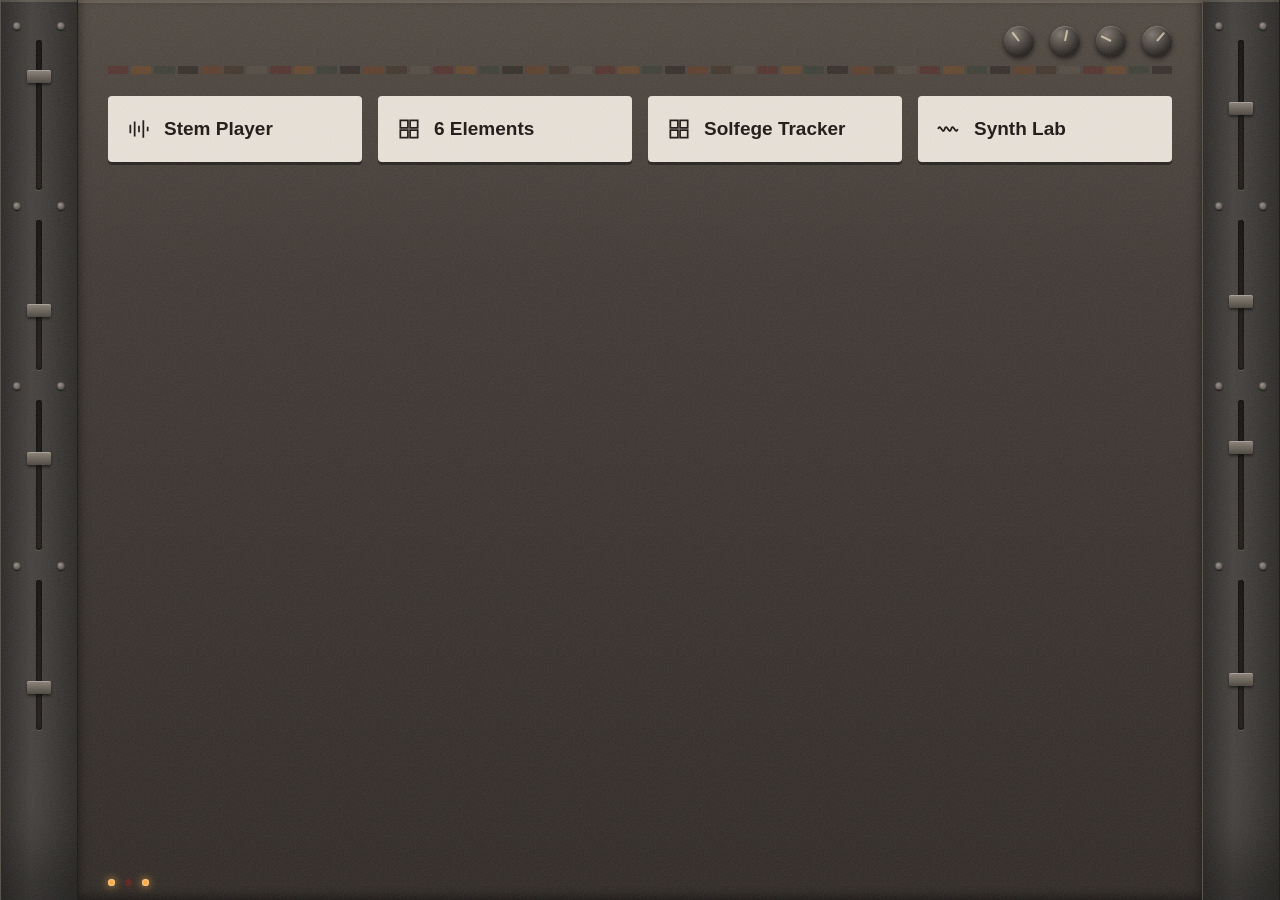
<file: index.html>
<!DOCTYPE html>
<html lang="en">
<head>
<meta charset="utf-8">
<meta name="viewport" content="width=device-width, initial-scale=1">
<title>Stem Machine</title>
<style>
/* tokens */
:root{
  --wood:#2a1d15;
  --wood-2:#3a2a1e;
  --panel:#4a4643;
  --panel-2:#35322f;
  --metal:#6b6560;
  --edge-hi:rgba(255,235,205,.16);
  --edge-lo:rgba(0,0,0,.55);
  --tile:#e8e2d8;
  --tile-ink:#1c1613;
  --tile-hover:#fff;
  --led:#ffab3d;
  --oxblood:#5a2320;
}

*{box-sizing:border-box}
html,body{height:100%}
body{
  margin:0;
  background:var(--wood);
  font-family:-apple-system,BlinkMacSystemFont,"Segoe UI",Helvetica,Arial,sans-serif;
  color:var(--tile);
  overflow:hidden;
}

/* grain overlay */
body::after{
  content:"";
  position:fixed; inset:0;
  pointer-events:none;
  opacity:.12;
  background-image:url("data:image/svg+xml;utf8,<svg xmlns='http://www.w3.org/2000/svg' width='120' height='120'><filter id='n'><feTurbulence type='fractalNoise' baseFrequency='.85' numOctaves='3'/></filter><rect width='120' height='120' filter='url(%23n)'/></svg>");
  z-index:9;
}

/* ---------- hub ---------- */
#hub{
  position:fixed; inset:0;
  display:grid;
  grid-template-columns:78px 1fr 78px;
  background:
    radial-gradient(120% 80% at 20% 0%, rgba(255,220,180,.10), transparent 60%),
    linear-gradient(160deg,var(--wood-2),var(--wood) 60%, #1d140f);
}

/* fader strips */
.strip{
  position:relative;
  background:linear-gradient(90deg,var(--panel-2),var(--panel) 40%,var(--panel-2));
  border-left:1px solid var(--edge-hi);
  border-right:1px solid var(--edge-lo);
  box-shadow:inset 0 2px 0 var(--edge-hi), inset 0 -40px 60px rgba(0,0,0,.4);
}
.fader{
  position:absolute; left:50%; transform:translateX(-50%);
  width:6px; height:150px;
  background:linear-gradient(180deg,#151210,#241d19);
  border-radius:3px;
  box-shadow:inset 0 0 3px #000, 0 1px 0 var(--edge-hi);
}
.cap{
  position:absolute; left:-9px;
  width:24px; height:13px;
  background:linear-gradient(180deg,#8c8378,#4b453e);
  border-radius:2px;
  box-shadow:0 2px 3px rgba(0,0,0,.6), inset 0 1px 0 rgba(255,255,255,.25);
}
.screw{
  position:absolute; width:8px; height:8px; border-radius:50%;
  background:radial-gradient(circle at 35% 30%,#9a9189,#3b3733);
  box-shadow:0 1px 1px rgba(0,0,0,.7), inset 0 0 0 1px rgba(0,0,0,.3);
}

/* console face */
.face{
  position:relative;
  padding:26px 30px 30px;
  overflow-y:auto;
  background:
    linear-gradient(180deg, rgba(255,230,200,.06), transparent 30%),
    linear-gradient(180deg,#463f39,#2f2925);
  box-shadow:inset 0 3px 0 var(--edge-hi), inset 0 -3px 12px rgba(0,0,0,.6);
}

/* knob row */
.knobs{display:flex; gap:16px; justify-content:flex-end; margin-bottom:10px}
.knob{
  width:30px; height:30px; border-radius:50%;
  background:
    radial-gradient(circle at 34% 28%, #7e766d, #26221f 72%),
    var(--metal);
  box-shadow:0 3px 5px rgba(0,0,0,.65), inset 0 1px 0 rgba(255,255,255,.22);
  position:relative;
}
.knob::after{
  content:""; position:absolute;
  left:50%; top:4px; width:2px; height:11px;
  background:rgba(255,235,205,.65);
  transform-origin:50% 11px;
}
.knob:nth-child(1)::after{transform:translateX(-50%) rotate(-38deg)}
.knob:nth-child(2)::after{transform:translateX(-50%) rotate(12deg)}
.knob:nth-child(3)::after{transform:translateX(-50%) rotate(-64deg)}
.knob:nth-child(4)::after{transform:translateX(-50%) rotate(41deg)}

/* record spines */
.spines{display:flex; gap:3px; height:8px; margin:0 0 22px}
.spines i{flex:1; border-radius:1px; opacity:.5}

/* link tiles */
.grid{
  display:grid;
  grid-template-columns:repeat(auto-fill,minmax(230px,1fr));
  gap:16px;
}
a.tile{
  display:flex; align-items:center; gap:12px;
  padding:20px 18px;
  background:var(--tile);
  color:var(--tile-ink);
  text-decoration:none;
  border:none; border-radius:4px;
  font-size:19px; font-weight:600; line-height:1.25;
  box-shadow:0 3px 0 rgba(0,0,0,.45);
  cursor:pointer;
  transition:transform .08s, background .12s;
}
a.tile:hover,a.tile:focus{background:var(--tile-hover); transform:translateY(-2px)}
a.tile:active{transform:translateY(1px); box-shadow:0 1px 0 rgba(0,0,0,.45)}
a.tile svg{flex:none; stroke:var(--tile-ink); stroke-width:1.6; fill:none}

/* leds */
.leds{position:absolute; left:30px; bottom:14px; display:flex; gap:10px}
.leds span{
  width:7px; height:7px; border-radius:50%;
  background:var(--led);
  box-shadow:0 0 8px var(--led), 0 0 2px #fff inset;
}
.leds span:nth-child(2){background:var(--oxblood); box-shadow:0 0 7px var(--oxblood)}

/* ---------- viewer ---------- */
#viewer{position:fixed; inset:0; display:none; background:#000; z-index:20}
#viewer iframe{width:100%; height:100%; border:0; display:block}
#home{
  position:fixed; top:14px; right:14px; z-index:30;
  width:52px; height:52px; border-radius:6px;
  border:2px solid #1c1613;
  background:var(--tile);
  display:none; place-items:center;
  cursor:pointer;
  box-shadow:0 3px 0 rgba(0,0,0,.6);
}
#home:active{transform:translateY(2px); box-shadow:0 1px 0 rgba(0,0,0,.6)}
#home svg{stroke:#1c1613; stroke-width:2; fill:none}

@media (max-width:720px){
  #hub{grid-template-columns:34px 1fr 34px}
  .cap,.knobs{display:none}
}
</style>
</head>
<body>

<!-- hub -->
<div id="hub">
  <div class="strip" id="stripL"></div>

  <div class="face">
    <div class="knobs"><i class="knob"></i><i class="knob"></i><i class="knob"></i><i class="knob"></i></div>
    <div class="spines" id="spines"></div>

    <div class="grid" id="grid"></div>

    <div class="leds"><span></span><span></span><span></span></div>
  </div>

  <div class="strip" id="stripR"></div>
</div>

<!-- viewer -->
<div id="viewer"><iframe id="frame" title="page"></iframe></div>
<button id="home" aria-label="Home">
  <svg width="26" height="26" viewBox="0 0 24 24"><path d="M3 11l9-7 9 7"/><path d="M6 10v9h12v-9"/></svg>
</button>

<script>
/* ================================================================
   ██  MANIFEST — EDIT THIS. NOTHING ELSE.  ██
   ================================================================

   One line per page. Files live in the pages/ folder.

     file  — filename inside pages/
     label — what the tile says
     icon  — pick one from ICONS below, or leave it out

   Add a page   : drop the .html in pages/, add a line here.
   Remove a page: delete its line here. The file can stay.
   Reorder      : move the lines. Tiles follow this order.

   ================================================================ */

const PAGES = [
  { file: "stem-player.html", label: "Stem Player", icon: "faders" },
  { file: "6-elements/6elements.html",   label: "6 Elements",  icon: "grid" },
  {file: "solfege-tracker/index.html", label: "Solfege Tracker", icon: "grid"},
  { file: "synth-lab/index.html", label: "Synth Lab", icon: "wave" },
];


/* ---- ICONS — add your own; 24x24 viewBox path data ---- */
const ICONS = {
  faders:  "M4 8v8M8 5v14M12 9v6M16 4v16M20 10v4",
  wave:    "M2 12c2-6 4 6 6 0s4 6 6 0 4 6 6 0",
  note:    "M9 18V5l11-2v13M9 18a3 3 0 11-6 0 3 3 0 016 0zm11-2a3 3 0 11-6 0 3 3 0 016 0z",
  disc:    "M12 3a9 9 0 100 18 9 9 0 000-18zm0 7a2 2 0 100 4 2 2 0 000-4z",
  grid:    "M4 4h7v7H4zM13 4h7v7h-7zM4 13h7v7H4zM13 13h7v7h-7z",
  book:    "M4 5a2 2 0 012-2h13v18H6a2 2 0 01-2-2zM19 17H6",
  play:    "M6 4l14 8-14 8z",
  default: "M5 4h14v16H5zM8 8h8M8 12h8M8 16h5",
};

/* ================================================================
   below here is machinery — you shouldn't need to touch it
   ================================================================ */

// build the tiles
document.getElementById("grid").innerHTML = PAGES.map(function (p) {
  var d = ICONS[p.icon] || ICONS.default;
  return '<a class="tile" href="pages/' + p.file + '">' +
         '<svg width="26" height="26" viewBox="0 0 24 24"><path d="' + d + '"/></svg>' +
         p.label + '</a>';
}).join("");

// decor: faders
var heights=[.22,.61,.38,.74,.45,.55,.30,.68];
['stripL','stripR'].forEach(function(id,s){
  var el=document.getElementById(id),h='';
  for(var i=0;i<4;i++){
    var top=40+i*180, pos=heights[s*4+i];
    h+='<div class="fader" style="top:'+top+'px"><div class="cap" style="top:'+(pos*137)+'px"></div></div>';
    h+='<div class="screw" style="top:'+(top-18)+'px;left:12px"></div>';
    h+='<div class="screw" style="top:'+(top-18)+'px;right:12px"></div>';
  }
  el.innerHTML=h;
});

// decor: record spines
var tones=['#5a2320','#7a4a22','#2f3c2e','#1f1a17','#6b3a1e','#3a2a1e','#5c5248'],sp='';
for(var i=0;i<46;i++) sp+='<i style="background:'+tones[i%tones.length]+'"></i>';
document.getElementById('spines').innerHTML=sp;

// nav: open in frame
var hub=document.getElementById('hub'),
    viewer=document.getElementById('viewer'),
    frame=document.getElementById('frame'),
    home=document.getElementById('home');

document.querySelectorAll('a.tile').forEach(function(a){
  a.addEventListener('click',function(e){
    e.preventDefault();
    open_page(a.getAttribute('href'));
  });
});

function open_page(src){
  frame.src=src;
  viewer.style.display='block';
  home.style.display='grid';
  history.pushState({open:1},'','#'+src);
}
function go_home(){
  viewer.style.display='none';
  home.style.display='none';
  frame.src='about:blank';
}
home.addEventListener('click',function(){history.back()});
window.addEventListener('popstate',go_home);

// deep link on load
if(location.hash.length>1) open_page(decodeURIComponent(location.hash.slice(1)));
</script>
</body>
</html>
</file>
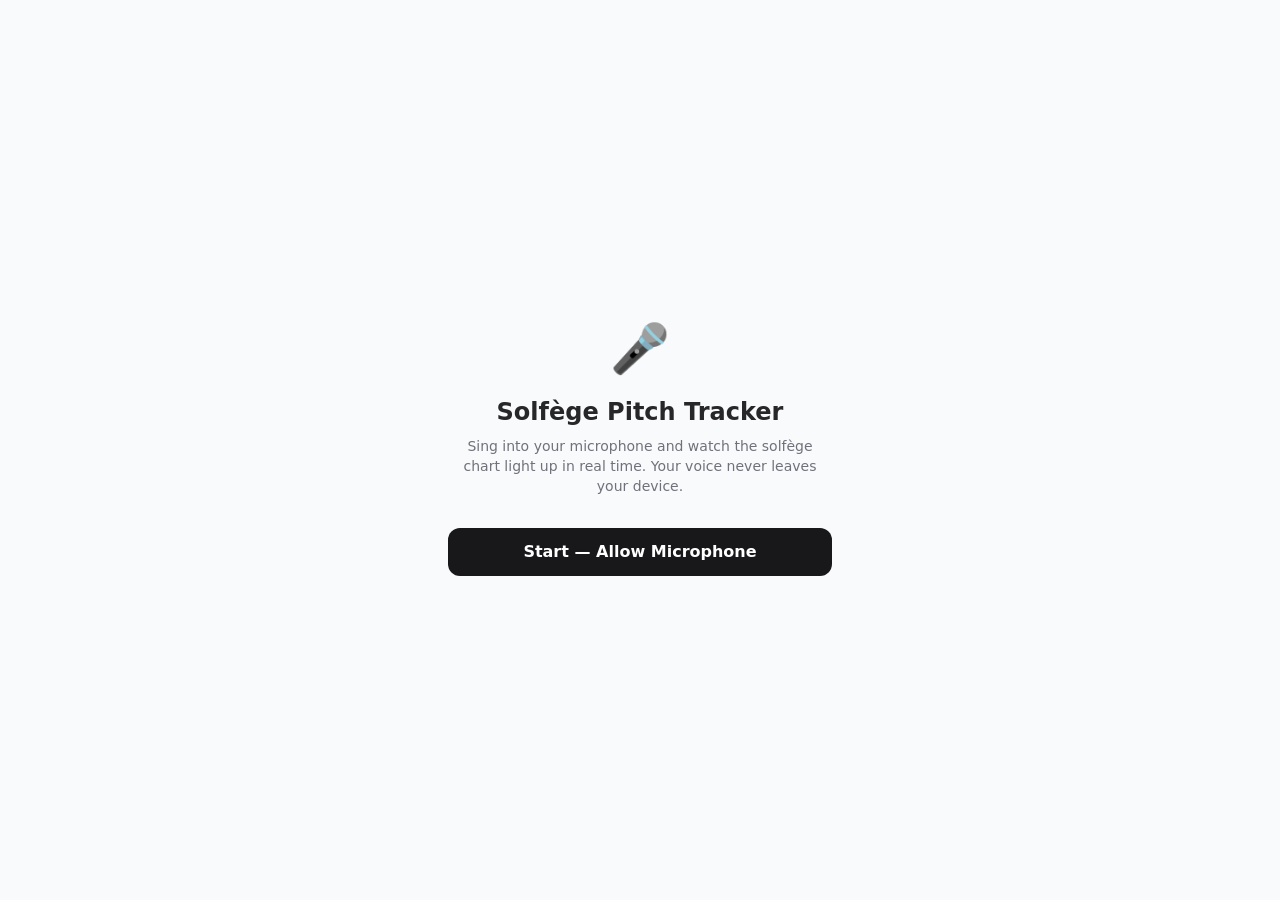
<file: pages/solfege-tracker/index.html>
<!doctype html>
<html lang="en">
  <head>
    <meta charset="UTF-8" />
    <link rel="icon" type="image/svg+xml" href="./favicon.svg" />
    <meta name="viewport" content="width=device-width, initial-scale=1.0" />
    <title>solfege-tracker</title>
    <script type="module" crossorigin src="./assets/index-XxQGMPwx.js"></script>
    <link rel="stylesheet" crossorigin href="./assets/index-Dof6LeHH.css">
  </head>
  <body>
    <div id="root"></div>
  </body>
</html>
</file>
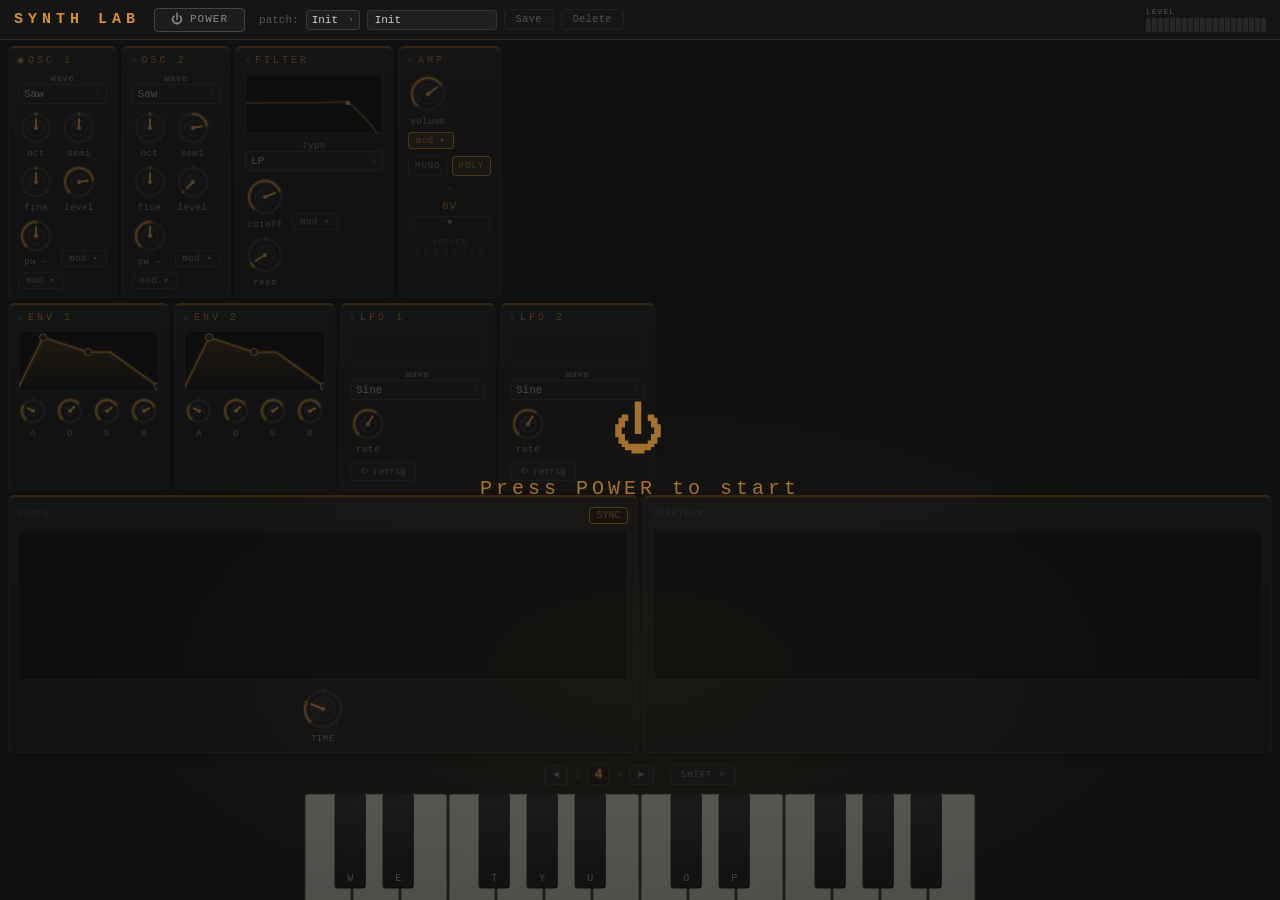
<file: pages/synth-lab/index.html>
<!doctype html>
<html lang="en">
  <head>
    <meta charset="UTF-8" />
    <meta name="viewport" content="width=device-width, initial-scale=1.0" />
    <title>Synth Lab</title>
    <script type="module" crossorigin src="./assets/index-DC84b_bJ.js"></script>
    <link rel="stylesheet" crossorigin href="./assets/index-DGjxP7nl.css">
  </head>
  <body>
    <div id="root"></div>
  </body>
</html>
</file>
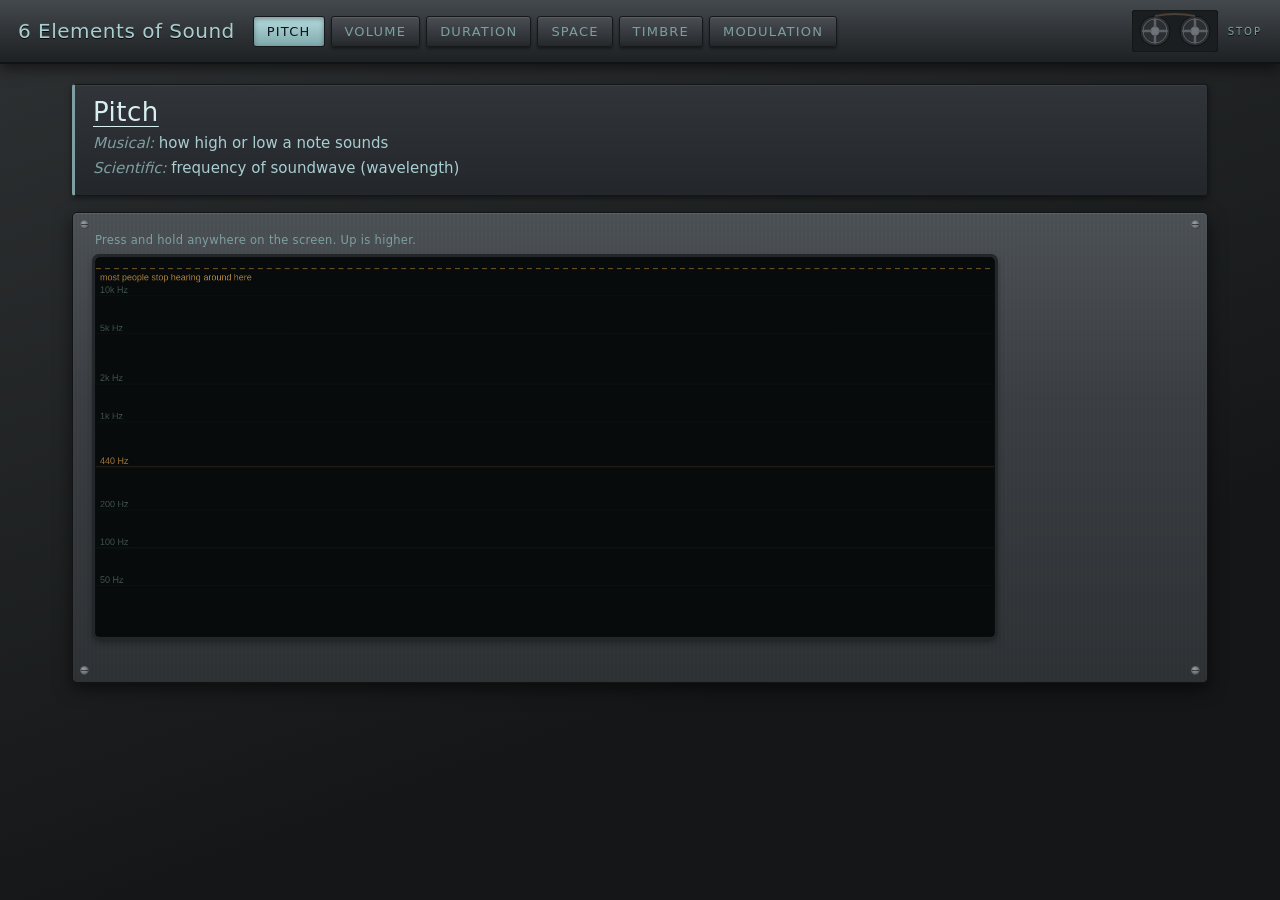
<file: pages/6elements.html>
<!doctype html>
<html lang="en"><head>
<meta charset="utf-8">
<meta name="viewport" content="width=device-width, initial-scale=1">
<title>6 Elements of Sound</title>
<style>
/* ---- palette: taken from the slide deck ---- */
:root{
  --ink:#a9ced1;
  --ink-dim:#7d9fa2;
  --ink-bright:#d8eff1;
  --bg-top:#2e3133;
  --bg-bot:#141617;
  --panel:#3a3e42;
  --panel-hi:#4a4f54;
  --panel-lo:#25282b;
  --metal:#53585d;
  --amber:#e0a44a;
  --led-on:#6fe3c4;
  --led-off:#2b3a38;
  --screw:#6d7278;
  --font:"Gill Sans","Gill Sans MT","Trebuchet MS",system-ui,-apple-system,sans-serif;
}
*{box-sizing:border-box}
html,body{height:100%}
body{
  margin:0; font-family:var(--font); color:var(--ink);
  background:linear-gradient(160deg,var(--bg-top),var(--bg-bot) 70%);
  background-attachment:fixed;
  -webkit-font-smoothing:antialiased;
  overflow-x:hidden;
}

/* ---- engraved text ---- */
.engrave{ text-shadow:0 1px 0 rgba(0,0,0,.8), 0 -1px 0 rgba(255,255,255,.06); }

/* ---- header / transport ---- */
header{
  display:flex; align-items:center; gap:18px;
  padding:10px 18px;
  background:linear-gradient(180deg,#44494e,#2c3033 60%,#1e2123);
  border-bottom:2px solid #121314;
  box-shadow:0 4px 14px rgba(0,0,0,.6);
  position:sticky; top:0; z-index:40;
}
h1{
  font-size:20px; font-weight:400; margin:0; letter-spacing:.5px;
  color:var(--ink); white-space:nowrap;
}
nav{ display:flex; gap:6px; flex:1; flex-wrap:wrap }
nav button{
  font-family:var(--font); font-size:13px; letter-spacing:1.2px;
  color:var(--ink-dim); background:linear-gradient(180deg,var(--panel-hi),var(--panel-lo));
  border:1px solid #16181a; border-radius:3px;
  padding:7px 13px; cursor:pointer;
  box-shadow:inset 0 1px 0 rgba(255,255,255,.08), 0 2px 3px rgba(0,0,0,.4);
}
nav button:hover{ color:var(--ink) }
nav button.on{
  color:#101314; background:linear-gradient(180deg,#b6dcdf,#7fa9ac);
  text-shadow:none; box-shadow:inset 0 2px 5px rgba(0,0,0,.35);
}

/* ---- reel transport = the stop button ---- */
.transport{ display:flex; align-items:center; gap:10px }
.reels{ cursor:pointer; display:block }
.reels .hub{ transform-origin:center; transform-box:fill-box }
.reels.spin .hub{ animation:spin 1.6s linear infinite }
@keyframes spin{ to{ transform:rotate(360deg) } }
.transport .cap{
  font-size:10px; letter-spacing:2px; color:var(--ink-dim);
}
.transport.live .cap{ color:var(--amber) }

/* ---- page + placard ---- */
main{ padding:20px 22px 60px; max-width:1180px; margin:0 auto }
.page{ display:none }
.page.on{ display:block }

.placard{
  background:linear-gradient(180deg,#31353a,#23262a);
  border:1px solid #14161a; border-left:3px solid var(--ink-dim);
  border-radius:3px; padding:12px 18px; margin-bottom:16px;
  box-shadow:inset 0 1px 0 rgba(255,255,255,.05), 0 2px 6px rgba(0,0,0,.5);
}
.placard h2{
  margin:0 0 6px; font-size:26px; font-weight:400;
  letter-spacing:.5px; color:var(--ink-bright);
  text-decoration:underline; text-underline-offset:5px;
  text-decoration-thickness:1px;
}
.placard p{ margin:3px 0; font-size:15px; line-height:1.45; color:var(--ink) }
.placard em{ font-style:italic; color:var(--ink-dim) }

/* ---- tabs ---- */
.tabs{ display:flex; gap:4px; margin-bottom:-1px }
.tabs button{
  font-family:var(--font); font-size:12px; letter-spacing:1.5px;
  color:var(--ink-dim); background:linear-gradient(180deg,#3a3e43,#26292c);
  border:1px solid #131416; border-bottom:none;
  border-radius:4px 4px 0 0; padding:8px 18px; cursor:pointer;
}
.tabs button.on{ color:var(--ink-bright); background:linear-gradient(180deg,#4c5257,#383c40) }
.tabpane{ display:none }
.tabpane.on{ display:block }

/* ---- the metal panel ---- */
.panel{
  position:relative;
  background:
    repeating-linear-gradient(90deg,rgba(255,255,255,.012) 0 2px,rgba(0,0,0,.012) 2px 4px),
    linear-gradient(180deg,#4b5055,#3a3e42 40%,#2d3134);
  border:1px solid #121315; border-radius:5px;
  padding:20px 22px;
  box-shadow:inset 0 1px 0 rgba(255,255,255,.09), 0 6px 18px rgba(0,0,0,.55);
}
.panel + .panel{ margin-top:14px }
.screw{ position:absolute; width:9px; height:9px; border-radius:50%;
  background:radial-gradient(circle at 35% 30%,#9aa0a6,var(--screw) 60%,#2f3337);
  box-shadow:inset 0 0 2px rgba(0,0,0,.8) }
.screw::after{ content:""; position:absolute; left:1px; right:1px; top:4px; height:1px;
  background:rgba(0,0,0,.55) }
.screw.tl{ left:7px; top:7px } .screw.tr{ right:7px; top:7px }
.screw.bl{ left:7px; bottom:7px } .screw.br{ right:7px; bottom:7px }

.rack{ display:flex; flex-wrap:wrap; gap:26px; align-items:flex-start }
.bay{ display:flex; flex-direction:column; gap:12px; align-items:center }
.bay > .bayrow{ display:flex; gap:20px; align-items:flex-start }
.baytitle{
  font-size:10px; letter-spacing:2.6px; color:var(--ink-dim);
  border-bottom:1px solid rgba(169,206,209,.18); padding-bottom:4px;
  width:100%; text-align:center;
}
.seam{ height:1px; background:linear-gradient(90deg,transparent,#15171a,transparent); margin:16px 0 }

/* ---- knob ---- */
.knob{ display:flex; flex-direction:column; align-items:center; gap:3px; user-select:none; width:74px }
.knob svg{ cursor:ns-resize; touch-action:none; display:block }
.knob .kl{ font-size:9.5px; letter-spacing:1.6px; color:var(--ink-dim); text-align:center }
.knob .kv{ font-size:11px; color:var(--ink-bright); font-variant-numeric:tabular-nums }
.knob.hot .kl{ color:var(--amber) }

/* ---- fader ---- */
.fader{ display:flex; flex-direction:column; align-items:center; gap:4px; user-select:none }
.fader svg{ cursor:ns-resize; touch-action:none; display:block }
.fader .fl{ font-size:9px; letter-spacing:.5px; color:var(--ink-dim) }

/* ---- switch ---- */
.sw{ display:flex; flex-direction:column; align-items:center; gap:4px; user-select:none; width:80px }
.sw svg{ cursor:pointer; touch-action:none; display:block }
.sw .swl{ font-size:9.5px; letter-spacing:1.6px; color:var(--ink-dim); text-align:center }
.sw .swv{ font-size:10px; color:var(--amber); letter-spacing:1px; height:12px }

/* ---- momentary button ---- */
.pad{
  font-family:var(--font); font-size:12px; letter-spacing:2px; color:var(--ink);
  background:linear-gradient(180deg,#565c62,#32363a); border:1px solid #121315;
  border-radius:4px; padding:14px 26px; cursor:pointer; touch-action:none;
  box-shadow:inset 0 1px 0 rgba(255,255,255,.12), 0 3px 5px rgba(0,0,0,.5);
}
.pad:active,.pad.down{
  background:linear-gradient(180deg,#2a2e31,#3d4246);
  box-shadow:inset 0 3px 7px rgba(0,0,0,.6); color:var(--led-on);
}

/* ---- select ---- */
select.eq{
  font-family:var(--font); font-size:11.5px; letter-spacing:1px; color:var(--ink);
  background:linear-gradient(180deg,#2a2d30,#1d2022); border:1px solid #121315;
  border-radius:3px; padding:6px 8px; cursor:pointer;
}

/* ---- screens ---- */
.screen{
  background:linear-gradient(180deg,#0b1112,#070b0c);
  border:1px solid #0a0d0e; border-radius:4px;
  box-shadow:inset 0 0 22px rgba(0,0,0,.9), 0 0 0 3px #23272a, 0 3px 8px rgba(0,0,0,.6);
  display:block;
}
.screenwrap{ display:flex; flex-direction:column; gap:5px }
.screenwrap .cap{ font-size:9.5px; letter-spacing:2.4px; color:var(--ink-dim) }

/* ---- pitch pad ---- */
#pitchpad{ width:100%; max-width:900px; height:380px; cursor:crosshair; touch-action:none }
.readout{
  font-variant-numeric:tabular-nums; font-size:15px; color:var(--amber);
  letter-spacing:1px; min-height:20px;
}

/* ---- piano roll ---- */
#roll{ width:100%; max-width:1000px; height:300px; cursor:pointer; touch-action:none }

/* ---- modulation sections ---- */
.modwrap{ position:relative }
#cables{ position:absolute; inset:0; pointer-events:none; z-index:5; overflow:visible }
.sect{
  background:linear-gradient(180deg,#43484d,#31353a);
  border:1px solid #14161a; border-radius:4px; margin-top:10px;
  box-shadow:inset 0 1px 0 rgba(255,255,255,.07);
}
.secthead{
  display:flex; align-items:center; gap:10px; cursor:pointer;
  padding:9px 14px; font-size:11px; letter-spacing:2.4px; color:var(--ink);
}
.secthead .tri{ font-size:9px; color:var(--ink-dim) }
.sectbody{ display:none; padding:6px 14px 16px; border-top:1px solid rgba(0,0,0,.4) }
.sect.open .sectbody{ display:block }
.jackrow{ display:flex; gap:14px; flex-wrap:wrap; align-items:flex-start; margin-top:10px }
.jacklab{ font-size:9px; letter-spacing:2px; color:var(--ink-dim); width:100%; margin-bottom:-4px }

.note{ font-size:11px; color:var(--ink-dim); letter-spacing:.4px; line-height:1.5; margin-top:10px }
.hintbar{ font-size:11.5px; color:var(--ink-dim); letter-spacing:.3px; margin:0 0 10px }
</style>
</head>
<body>

<header data-od-id="path-0">
  <h1 class="engrave" data-od-id="path-0-0">6 Elements of Sound</h1>
  <nav id="nav" data-od-id="path-0-1"></nav>
  <div class="transport" id="transport" data-od-id="path-0-2">
    <svg class="reels" id="reels" width="86" height="42" viewBox="0 0 86 42" data-od-id="path-0-2-0">
      <rect x="0" y="0" width="86" height="42" rx="4" fill="#1b1e20" stroke="#0e1011" data-od-id="path-0-2-0-0"></rect>
      <g id="reelL" data-od-id="path-0-2-0-1">
        <circle cx="23" cy="21" r="15" fill="#2b2f32" stroke="#111" stroke-width="1" data-od-id="path-0-2-0-1-0"></circle>
        <g class="hub" data-od-id="path-0-2-0-1-1">
          <circle cx="23" cy="21" r="12" fill="none" stroke="#5b6166" stroke-width="1" data-od-id="path-0-2-0-1-1-0"></circle>
          <circle cx="23" cy="21" r="4.5" fill="#6d7378" data-od-id="path-0-2-0-1-1-1"></circle>
          <path d="M23 9.5 L23 16.5 M23 25.5 L23 32.5 M11.5 21 L18.5 21 M27.5 21 L34.5 21" stroke="#5b6166" stroke-width="2.5" stroke-linecap="round" data-od-id="path-0-2-0-1-1-2"></path>
        </g>
      </g>
      <g id="reelR" data-od-id="path-0-2-0-2">
        <circle cx="63" cy="21" r="15" fill="#2b2f32" stroke="#111" stroke-width="1" data-od-id="path-0-2-0-2-0"></circle>
        <g class="hub" data-od-id="path-0-2-0-2-1">
          <circle cx="63" cy="21" r="12" fill="none" stroke="#5b6166" stroke-width="1" data-od-id="path-0-2-0-2-1-0"></circle>
          <circle cx="63" cy="21" r="4.5" fill="#6d7378" data-od-id="path-0-2-0-2-1-1"></circle>
          <path d="M63 9.5 L63 16.5 M63 25.5 L63 32.5 M51.5 21 L58.5 21 M67.5 21 L74.5 21" stroke="#5b6166" stroke-width="2.5" stroke-linecap="round" data-od-id="path-0-2-0-2-1-2"></path>
        </g>
      </g>
      <path d="M23 6 Q43 2 63 6" stroke="#4a4038" stroke-width="2" fill="none" data-od-id="path-0-2-0-3"></path>
    </svg>
    <span class="cap engrave" data-od-id="path-0-2-1">STOP</span>
  </div>
</header>

<main data-od-id="path-1">

<!-- ============================= PITCH ============================= -->
<section class="page" id="page-pitch" data-od-id="path-1-0">
  <div class="placard" data-od-id="path-1-0-0">
    <h2 data-od-id="path-1-0-0-0">Pitch</h2>
    <p data-od-id="path-1-0-0-1"><em data-od-id="path-1-0-0-1-0">Musical:</em> how high or low a note sounds</p>
    <p data-od-id="path-1-0-0-2"><em data-od-id="path-1-0-0-2-0">Scientific:</em> frequency of soundwave (wavelength)</p>
  </div>
  <div class="panel" data-od-id="path-1-0-1">
    <span class="screw tl" data-od-id="path-1-0-1-0"></span><span class="screw tr" data-od-id="path-1-0-1-1"></span>
    <span class="screw bl" data-od-id="path-1-0-1-2"></span><span class="screw br" data-od-id="path-1-0-1-3"></span>
    <p class="hintbar" data-od-id="path-1-0-1-4">Press and hold anywhere on the screen. Up is higher.</p>
    <div class="screenwrap" data-od-id="path-1-0-1-5">
      <canvas id="pitchpad" class="screen" width="1800" height="760" data-od-id="path-1-0-1-5-0"></canvas>
      <div class="readout" id="pitchread" data-od-id="path-1-0-1-5-1">&nbsp;</div>
    </div>
  </div>
</section>

<!-- ============================ VOLUME ============================= -->
<section class="page" id="page-volume" data-od-id="path-1-1">
  <div class="placard" data-od-id="path-1-1-0">
    <h2 data-od-id="path-1-1-0-0">Volume</h2>
    <p data-od-id="path-1-1-0-1"><em data-od-id="path-1-1-0-1-0">Musical:</em> how loud or quiet a sound is</p>
    <p data-od-id="path-1-1-0-2"><em data-od-id="path-1-1-0-2-0">Scientific:</em> intensity of sound wave (amplitude)</p>
  </div>
  <div class="panel" data-od-id="path-1-1-1">
    <span class="screw tl" data-od-id="path-1-1-1-0"></span><span class="screw tr" data-od-id="path-1-1-1-1"></span>
    <span class="screw bl" data-od-id="path-1-1-1-2"></span><span class="screw br" data-od-id="path-1-1-1-3"></span>
    <div class="rack" style="align-items:center" data-od-id="path-1-1-1-4">
      <div class="bay" data-od-id="path-1-1-1-4-0"><button class="pad" id="volTone" data-od-id="path-1-1-1-4-0-0">TONE</button></div>
      <div class="bay" id="volKnobBay" data-od-id="path-1-1-1-4-1"></div>
      <div class="screenwrap" data-od-id="path-1-1-1-4-2">
        <span class="cap engrave" data-od-id="path-1-1-1-4-2-0">LEVEL</span>
        <canvas id="vu" class="screen" width="520" height="240" style="width:260px;height:120px" data-od-id="path-1-1-1-4-2-1"></canvas>
      </div>
    </div>
  </div>
</section>

<!-- =========================== DURATION ============================ -->
<section class="page" id="page-duration" data-od-id="path-1-2">
  <div class="placard" data-od-id="path-1-2-0">
    <h2 data-od-id="path-1-2-0-0">Duration</h2>
    <p data-od-id="path-1-2-0-1">How long a sound lasts (sudden or sustained)</p>
    <p data-od-id="path-1-2-0-2"><em data-od-id="path-1-2-0-2-0">Sudden:</em> happens and then it's over quick</p>
    <p data-od-id="path-1-2-0-3"><em data-od-id="path-1-2-0-3-0">Sustained:</em> Can be held out</p>
  </div>
  <div class="panel" data-od-id="path-1-2-1">
    <span class="screw tl" data-od-id="path-1-2-1-0"></span><span class="screw tr" data-od-id="path-1-2-1-1"></span>
    <span class="screw bl" data-od-id="path-1-2-1-2"></span><span class="screw br" data-od-id="path-1-2-1-3"></span>
    <p class="hintbar" data-od-id="path-1-2-1-4">Hold both buttons down as long as you like.</p>
    <div class="rack" style="align-items:center" data-od-id="path-1-2-1-5">
      <div class="bay" data-od-id="path-1-2-1-5-0">
        <div class="baytitle engrave" data-od-id="path-1-2-1-5-0-0">SUDDEN</div>
        <button class="pad" id="padSudden" style="padding:26px 40px" data-od-id="path-1-2-1-5-0-1">TRIGGER</button>
      </div>
      <div class="bay" data-od-id="path-1-2-1-5-1">
        <div class="baytitle engrave" data-od-id="path-1-2-1-5-1-0">SUSTAINED</div>
        <button class="pad" id="padSustain" style="padding:26px 40px" data-od-id="path-1-2-1-5-1-1">TRIGGER</button>
      </div>
      <div class="screenwrap" data-od-id="path-1-2-1-5-2">
        <span class="cap engrave" data-od-id="path-1-2-1-5-2-0">OUTPUT</span>
        <canvas id="durScope" class="screen" width="720" height="240" style="width:360px;height:120px" data-od-id="path-1-2-1-5-2-1"></canvas>
      </div>
    </div>
  </div>
</section>

<!-- ============================= SPACE ============================= -->
<section class="page" id="page-space" data-od-id="path-1-3">
  <div class="placard" data-od-id="path-1-3-0">
    <h2 data-od-id="path-1-3-0-0">Space</h2>
    <p data-od-id="path-1-3-0-1">Location and environment of sound</p>
    <p data-od-id="path-1-3-0-2"><em data-od-id="path-1-3-0-2-0">Pan(orama):</em> Horizontal direction of sound (left and right)</p>
    <p data-od-id="path-1-3-0-3"><em data-od-id="path-1-3-0-3-0">Reverb(eration):</em> Sound combined with reflections of environment</p>
  </div>
  <div class="panel" data-od-id="path-1-3-1">
    <span class="screw tl" data-od-id="path-1-3-1-0"></span><span class="screw tr" data-od-id="path-1-3-1-1"></span>
    <span class="screw bl" data-od-id="path-1-3-1-2"></span><span class="screw br" data-od-id="path-1-3-1-3"></span>
    <div class="rack" style="align-items:center" data-od-id="path-1-3-1-4">
      <div class="bay" data-od-id="path-1-3-1-4-0">
        <div class="baytitle engrave" data-od-id="path-1-3-1-4-0-0">SOURCE</div>
        <div class="bayrow" data-od-id="path-1-3-1-4-0-1">
          <button class="pad" id="spacePing" data-od-id="path-1-3-1-4-0-1-0">PING</button>
          <button class="pad" id="spaceTone" data-od-id="path-1-3-1-4-0-1-1">TONE</button>
        </div>
      </div>
      <div class="bay" id="panBay" data-od-id="path-1-3-1-4-1"><div class="baytitle engrave" data-od-id="path-1-3-1-4-1-0">PAN</div></div>
      <div class="bay" id="orderBay" data-od-id="path-1-3-1-4-2"><div class="baytitle engrave" data-od-id="path-1-3-1-4-2-0">SIGNAL FLOW</div></div>
    </div>
    <div class="seam" data-od-id="path-1-3-1-5"></div>
    <div class="rack" data-od-id="path-1-3-1-6">
      <div class="bay" data-od-id="path-1-3-1-6-0">
        <div class="baytitle engrave" data-od-id="path-1-3-1-6-0-0">REVERB</div>
        <div class="bayrow" id="revBay" data-od-id="path-1-3-1-6-0-1"></div>
      </div>
      <div class="bay" data-od-id="path-1-3-1-6-1">
        <div class="baytitle engrave" data-od-id="path-1-3-1-6-1-0">DELAY</div>
        <div class="bayrow" id="delBay" data-od-id="path-1-3-1-6-1-1"></div>
      </div>
    </div>
  </div>
</section>

<!-- ============================= TIMBRE ============================ -->
<section class="page" id="page-timbre" data-od-id="path-1-4">
  <div class="placard" data-od-id="path-1-4-0">
    <h2 data-od-id="path-1-4-0-0">Timbre</h2>
    <p data-od-id="path-1-4-0-1">Volume levels of specific frequencies</p>
    <p data-od-id="path-1-4-0-2"><em data-od-id="path-1-4-0-2-0">Fundamental:</em> lowest, loudest frequency</p>
    <p data-od-id="path-1-4-0-3"><em data-od-id="path-1-4-0-3-0">Overtone:</em> All other frequencies (usually defines the timbre)</p>
  </div>
  <div class="tabs" id="timbreTabs" data-od-id="path-1-4-1">
    <button data-t="sci" class="on" data-od-id="path-1-4-1-0">SCIENTIFIC</button>
    <button data-t="mus" data-od-id="path-1-4-1-1">MUSICAL</button>
  </div>

  <div class="tabpane on" id="tb-sci" data-od-id="path-1-4-2">
    <div class="panel" data-od-id="path-1-4-2-0">
      <span class="screw tl" data-od-id="path-1-4-2-0-0"></span><span class="screw tr" data-od-id="path-1-4-2-0-1"></span>
      <span class="screw bl" data-od-id="path-1-4-2-0-2"></span><span class="screw br" data-od-id="path-1-4-2-0-3"></span>
      <p class="hintbar" data-od-id="path-1-4-2-0-4">Switch the tone on, then raise the faders one at a time from left to right.
        Every fader is a frequency 100&nbsp;Hz apart. Then turn MASTER PITCH up.</p>
      <div class="rack" data-od-id="path-1-4-2-0-5">
        <div class="bay" id="sciSwitchBay" data-od-id="path-1-4-2-0-5-0"></div>
        <div class="bay" data-od-id="path-1-4-2-0-5-1">
          <div class="baytitle engrave" data-od-id="path-1-4-2-0-5-1-0">PARTIALS &nbsp;100–1200&nbsp;Hz</div>
          <div class="bayrow" id="sciFaders" style="gap:9px" data-od-id="path-1-4-2-0-5-1-1"></div>
        </div>
        <div class="bay" id="sciPitchBay" data-od-id="path-1-4-2-0-5-2"><div class="baytitle engrave" data-od-id="path-1-4-2-0-5-2-0">MASTER PITCH</div></div>
      </div>
      <div class="seam" data-od-id="path-1-4-2-0-6"></div>
      <div class="rack" id="sciScreens" data-od-id="path-1-4-2-0-7"></div>
    </div>
  </div>

  <div class="tabpane" id="tb-mus" data-od-id="path-1-4-3">
    <div class="panel" data-od-id="path-1-4-3-0">
      <span class="screw tl" data-od-id="path-1-4-3-0-0"></span><span class="screw tr" data-od-id="path-1-4-3-0-1"></span>
      <span class="screw bl" data-od-id="path-1-4-3-0-2"></span><span class="screw br" data-od-id="path-1-4-3-0-3"></span>
      <p class="hintbar" data-od-id="path-1-4-3-0-4">E♭maj7 holds while you shape it. Cut what you don't want, boost what you do.</p>
      <div class="rack" style="align-items:center" data-od-id="path-1-4-3-0-5">
        <div class="bay" id="musSwitchBay" data-od-id="path-1-4-3-0-5-0"></div>
        <div class="bay" id="musWaveBay" data-od-id="path-1-4-3-0-5-1"><div class="baytitle engrave" data-od-id="path-1-4-3-0-5-1-0">WAVEFORM</div></div>
      </div>
      <div class="seam" data-od-id="path-1-4-3-0-6"></div>
      <div class="rack" data-od-id="path-1-4-3-0-7">
        <div class="bay" data-od-id="path-1-4-3-0-7-0"><div class="baytitle engrave" data-od-id="path-1-4-3-0-7-0-0">HIGH PASS</div><div class="bayrow" id="hpBay" data-od-id="path-1-4-3-0-7-0-1"></div></div>
        <div class="bay" data-od-id="path-1-4-3-0-7-1"><div class="baytitle engrave" data-od-id="path-1-4-3-0-7-1-0">NOTCH 1</div><div class="bayrow" id="n1Bay" data-od-id="path-1-4-3-0-7-1-1"></div></div>
        <div class="bay" data-od-id="path-1-4-3-0-7-2"><div class="baytitle engrave" data-od-id="path-1-4-3-0-7-2-0">NOTCH 2</div><div class="bayrow" id="n2Bay" data-od-id="path-1-4-3-0-7-2-1"></div></div>
        <div class="bay" data-od-id="path-1-4-3-0-7-3"><div class="baytitle engrave" data-od-id="path-1-4-3-0-7-3-0">LOW PASS</div><div class="bayrow" id="lpBay" data-od-id="path-1-4-3-0-7-3-1"></div></div>
      </div>
      <div class="seam" data-od-id="path-1-4-3-0-8"></div>
      <div class="rack" id="musScreens" data-od-id="path-1-4-3-0-9"></div>
    </div>
  </div>
</section>

<!-- =========================== MODULATION ========================== -->
<section class="page" id="page-mod" data-od-id="path-1-5">
  <div class="placard" data-od-id="path-1-5-0">
    <h2 data-od-id="path-1-5-0-0">Envelope</h2>
    <p data-od-id="path-1-5-0-1">Change in value over time</p>
    <p data-od-id="path-1-5-0-2"><em data-od-id="path-1-5-0-2-0">Trigger is "on"</em></p>
    <p data-od-id="path-1-5-0-3">Attack: Initial increase in value</p>
    <p data-od-id="path-1-5-0-4">Decay: Initial decrease in value</p>
    <p data-od-id="path-1-5-0-5">Sustain: Value while held</p>
    <p data-od-id="path-1-5-0-6"><em data-od-id="path-1-5-0-6-0">Trigger is "off"</em></p>
    <p data-od-id="path-1-5-0-7">Release: Final decrease in value</p>
  </div>
  <div class="tabs" id="modTabs" data-od-id="path-1-5-1">
    <button data-t="simple" class="on">ENVELOPE</button>
    <button data-t="lfo">LFO</button>
    <button data-t="synth">SYNTH</button>
  </div>

  <div class="tabpane on" id="md-simple" data-od-id="path-1-5-2">
    <div class="panel" data-od-id="path-1-5-2-0">
      <span class="screw tl" data-od-id="path-1-5-2-0-0"></span><span class="screw tr" data-od-id="path-1-5-2-0-1"></span>
      <span class="screw bl" data-od-id="path-1-5-2-0-2"></span><span class="screw br" data-od-id="path-1-5-2-0-3"></span>
      <p class="hintbar" data-od-id="path-1-5-2-0-4">Hold the trigger. The graph shows what the envelope is doing to the volume.</p>
      <div class="rack" data-od-id="path-1-5-2-0-5">
        <div class="bay" data-od-id="path-1-5-2-0-5-0">
          <div class="baytitle engrave" data-od-id="path-1-5-2-0-5-0-0">ENVELOPE</div>
          <div class="bayrow" id="adsrBay" data-od-id="path-1-5-2-0-5-0-1"></div>
        </div>
        <div class="screenwrap">
          <span class="cap engrave">A &nbsp; D &nbsp; S &nbsp; R</span>
          <canvas id="adsrGraph" class="screen" width="640" height="300" style="width:320px;height:150px"></canvas>
        </div>
        <div class="bay">
          <div class="baytitle engrave">TRIGGER</div>
          <button class="pad" id="modTrig" style="padding:26px 34px">HOLD</button>
        </div>
      </div>
    </div>
  </div>

  <div class="tabpane" id="md-lfo">
    <div class="panel">
      <span class="screw tl"></span><span class="screw tr"></span>
      <span class="screw bl"></span><span class="screw br"></span>
      <p class="hintbar">Switch the tone on. The LFO keeps moving whether you can hear it or not &mdash;
        watch it in all three screens at once.</p>
      <div class="rack" style="align-items:flex-start">
        <div class="bay" id="lfoSwitchBay"></div>
        <div class="bay">
          <div class="baytitle engrave">LFO</div>
          <div class="bayrow" id="lfoBay"></div>
        </div>
        <div class="bay">
          <div class="baytitle engrave">ROUTING</div>
          <div class="bayrow" id="lfoRoute" style="gap:10px;align-items:center"></div>
        </div>
      </div>
      <div class="seam"></div>
      <div class="screenwrap">
        <span class="cap engrave">LFO MOTION</span>
        <canvas id="lfoScope" class="screen" width="2080" height="300" style="width:1040px;height:150px"></canvas>
      </div>
      <div class="seam"></div>
      <div class="rack" id="lfoScreens"></div>
    </div>
  </div>

  <div class="tabpane" id="md-synth" data-od-id="path-1-5-3">
    <div class="panel modwrap" id="synthPanel" data-od-id="path-1-5-3-0">
      <span class="screw tl" data-od-id="path-1-5-3-0-0"></span><span class="screw tr" data-od-id="path-1-5-3-0-1"></span>
      <span class="screw bl" data-od-id="path-1-5-3-0-2"></span><span class="screw br" data-od-id="path-1-5-3-0-3"></span>
      <svg id="cables" data-od-id="path-1-5-3-0-4"></svg>
      <p class="hintbar" data-od-id="path-1-5-3-0-5">Gm9 – C13 – Fmaj9. Click the grid to add or remove notes.
        Turn a modulation knob up and the cable patches itself.</p>
      <div class="rack" style="align-items:center" data-od-id="path-1-5-3-0-6">
        <div class="bay" data-od-id="path-1-5-3-0-6-0"><button class="pad" id="synthPlay" data-od-id="path-1-5-3-0-6-0-0">PLAY</button></div>
        <div class="bay" id="synthTempoBay" data-od-id="path-1-5-3-0-6-1"></div>
      </div>
      <div class="seam" data-od-id="path-1-5-3-0-7"></div>
      <canvas id="roll" class="screen" width="2000" height="600" data-od-id="path-1-5-3-0-8"></canvas>
      <div class="seam" data-od-id="path-1-5-3-0-9"></div>
      <div class="rack" style="align-items:flex-start" data-od-id="path-1-5-3-0-10">
        <div class="bay" id="srcLFO1" data-od-id="path-1-5-3-0-10-0"><div class="baytitle engrave" data-od-id="path-1-5-3-0-10-0-0">LFO 1</div><div class="bayrow" id="lfo1Bay" data-od-id="path-1-5-3-0-10-0-1"></div></div>
        <div class="bay" id="srcLFO2" data-od-id="path-1-5-3-0-10-1"><div class="baytitle engrave" data-od-id="path-1-5-3-0-10-1-0">LFO 2</div><div class="bayrow" id="lfo2Bay" data-od-id="path-1-5-3-0-10-1-1"></div></div>
        <div class="bay" id="srcENV1" data-od-id="path-1-5-3-0-10-2"><div class="baytitle engrave" data-od-id="path-1-5-3-0-10-2-0">ENV 1</div><div class="bayrow" id="env1Bay" data-od-id="path-1-5-3-0-10-2-1"></div></div>
        <div class="bay" id="srcENV2" data-od-id="path-1-5-3-0-10-3"><div class="baytitle engrave" data-od-id="path-1-5-3-0-10-3-0">ENV 2</div><div class="bayrow" id="env2Bay" data-od-id="path-1-5-3-0-10-3-1"></div></div>
      </div>
      <div id="sections" data-od-id="path-1-5-3-0-11"></div>
    </div>
  </div>
</section>

</main>

<script data-od-id="path-2">
"use strict";

/* ================================================================
   AUDIO CORE
   ================================================================ */
const A = {
  ctx:null, master:null, limiter:null, vu:null, voices:0,
  init(){
    if(A.ctx) return A.ctx;
    const C = window.AudioContext || window.webkitAudioContext;
    A.ctx = new C();
    A.master = A.ctx.createGain(); A.master.gain.value = 0.7;
    A.limiter = A.ctx.createDynamicsCompressor();
    A.limiter.threshold.value = -8; A.limiter.knee.value = 6;
    A.limiter.ratio.value = 12;    A.limiter.attack.value = 0.003;
    A.limiter.release.value = 0.2;
    A.vu = A.ctx.createAnalyser(); A.vu.fftSize = 1024;
    A.master.connect(A.limiter);
    A.limiter.connect(A.vu);
    A.limiter.connect(A.ctx.destination);
    return A.ctx;
  },
  go(){ A.init(); if(A.ctx.state !== "running") A.ctx.resume(); return A.ctx; },
  t(){ return A.ctx.currentTime; }
};

/* stop handlers: everything that makes noise registers one here */
const STOPPERS = [];
function onStop(fn){ STOPPERS.push(fn); }
function stopEverything(){
  STOPPERS.forEach(f => { try{ f(); }catch(e){} });
  /* kill any tail already scheduled, then restore the master */
  if(A.ctx){
    const t = A.t(), g = A.master.gain;
    g.cancelScheduledValues(t);
    g.setValueAtTime(g.value, t);
    g.linearRampToValueAtTime(0.0001, t+0.04);
    g.setValueAtTime(0.0001, t+0.45);
    g.linearRampToValueAtTime(0.7, t+0.55);
  }
  A.voices = 0; paintReels();
}

/* reels spin while anything is sounding */
function voiceOn(){ A.voices++; paintReels(); }
function voiceOff(){ A.voices = Math.max(0, A.voices-1); paintReels(); }
function paintReels(){
  const r = document.getElementById("reels");
  const t = document.getElementById("transport");
  if(A.voices > 0){ r.classList.add("spin"); t.classList.add("live"); }
  else { r.classList.remove("spin"); t.classList.remove("live"); }
}
document.getElementById("reels").addEventListener("click", stopEverything);
document.querySelector("#transport .cap").addEventListener("click", stopEverything);

/* ================================================================
   UI PARTS
   ================================================================ */

/* knob: 270 degrees, drag up/down. curve "lin" or "log". */
function Knob(o){
  const wrap = document.createElement("div");
  wrap.className = "knob";
  const NS = "http://www.w3.org/2000/svg";
  const size = o.size || 54, R = size/2;
  const svg = document.createElementNS(NS,"svg");
  svg.setAttribute("width",size); svg.setAttribute("height",size);
  svg.setAttribute("viewBox","0 0 100 100");

  const defsId = "kg"+Math.random().toString(36).slice(2,8);
  svg.innerHTML =
    '<defs><radialGradient id="'+defsId+'" cx="38%" cy="30%">'+
    '<stop offset="0%" stop-color="#7e858b"/><stop offset="55%" stop-color="#4c5156"/>'+
    '<stop offset="100%" stop-color="#23262a"/></radialGradient></defs>'+
    '<g class="ticks"></g>'+
    '<circle cx="50" cy="50" r="33" fill="#191c1e"/>'+
    '<circle cx="50" cy="50" r="30" fill="url(#'+defsId+')" stroke="#141618"/>'+
    '<path class="arc" fill="none" stroke="#a9ced1" stroke-width="4" stroke-linecap="round" opacity=".85"/>'+
    '<line class="ptr" x1="50" y1="50" x2="50" y2="24" stroke="#d8eff1" stroke-width="3" stroke-linecap="round"/>';

  /* tick ring */
  const ticks = svg.querySelector(".ticks");
  for(let i=0;i<=10;i++){
    const a = (-135 + i*27) * Math.PI/180;
    const l = document.createElementNS(NS,"line");
    l.setAttribute("x1", 50 + Math.sin(a)*40); l.setAttribute("y1", 50 - Math.cos(a)*40);
    l.setAttribute("x2", 50 + Math.sin(a)*45); l.setAttribute("y2", 50 - Math.cos(a)*45);
    l.setAttribute("stroke","#6d7378"); l.setAttribute("stroke-width","1.6");
    ticks.appendChild(l);
  }
  const arc = svg.querySelector(".arc"), ptr = svg.querySelector(".ptr");
  const lab = document.createElement("div"); lab.className="kl"; lab.textContent = o.label||"";
  const val = document.createElement("div"); val.className="kv";
  wrap.appendChild(svg); wrap.appendChild(lab); wrap.appendChild(val);

  const lo = o.min, hi = o.max, isLog = o.curve === "log";
  const toNorm = v => isLog ? Math.log(v/lo)/Math.log(hi/lo) : (v-lo)/(hi-lo);
  const toVal  = n => isLog ? lo*Math.pow(hi/lo,n) : lo + n*(hi-lo);

  let value = o.value;
  function fmt(v){
    if(o.format) return o.format(v);
    const d = o.decimals!==undefined ? o.decimals : (Math.abs(v)<10?2:0);
    return v.toFixed(d) + (o.unit||"");
  }
  function paint(){
    const n = Math.min(1,Math.max(0,toNorm(value)));
    const ang = -135 + n*270, rad = ang*Math.PI/180;
    ptr.setAttribute("x2", 50 + Math.sin(rad)*26);
    ptr.setAttribute("y2", 50 - Math.cos(rad)*26);
    const a0 = -135*Math.PI/180;
    const x0 = 50+Math.sin(a0)*37, y0 = 50-Math.cos(a0)*37;
    const x1 = 50+Math.sin(rad)*37, y1 = 50-Math.cos(rad)*37;
    arc.setAttribute("d","M"+x0+" "+y0+" A37 37 0 "+(n>0.5?1:0)+" 1 "+x1+" "+y1);
    val.textContent = fmt(value);
    wrap.classList.toggle("hot", !!o.hot && n > 0.02);
  }
  function set(v, quiet){
    value = Math.min(hi, Math.max(lo, v));
    paint();
    if(!quiet && o.onchange) o.onchange(value);
  }

  let dragging = false, y0 = 0, n0 = 0;
  svg.addEventListener("pointerdown", e => {
    dragging = true; y0 = e.clientY; n0 = toNorm(value);
    try{ svg.setPointerCapture(e.pointerId); }catch(_){} e.preventDefault();
  });
  svg.addEventListener("pointermove", e => {
    if(!dragging) return;
    const fine = e.shiftKey ? 0.25 : 1;
    const n = Math.min(1, Math.max(0, n0 + ((y0 - e.clientY)/180)*fine));
    set(toVal(n));
  });
  const end = e => { dragging = false; try{ svg.releasePointerCapture(e.pointerId); }catch(_){} };
  svg.addEventListener("pointerup", end);
  svg.addEventListener("pointercancel", end);
  svg.addEventListener("dblclick", () => set(o.value));

  set(value, true);
  return { el:wrap, set, get:()=>value, norm:()=>toNorm(value) };
}

/* vertical fader */
function Fader(o){
  const wrap = document.createElement("div"); wrap.className = "fader";
  const NS = "http://www.w3.org/2000/svg";
  const W = 26, H = o.height || 150;
  const svg = document.createElementNS(NS,"svg");
  svg.setAttribute("width",W); svg.setAttribute("height",H);
  svg.setAttribute("viewBox","0 0 26 "+H);
  const top = 12, bot = H-12, span = bot-top;
  svg.innerHTML =
    '<rect x="10" y="'+top+'" width="6" height="'+span+'" rx="3" fill="#15181a" stroke="#0c0e0f"/>'+
    '<rect class="fill" x="11" y="'+top+'" width="4" height="0" fill="#6fe3c4" opacity=".55"/>'+
    '<g class="cap">'+
      '<rect x="2" y="-7" width="22" height="14" rx="2.5" fill="#5a6065" stroke="#17191b"/>'+
      '<rect x="2" y="-1" width="22" height="2" fill="#d8eff1" opacity=".7"/>'+
    '</g>';
  const cap = svg.querySelector(".cap"), fill = svg.querySelector(".fill");
  const lab = document.createElement("div"); lab.className="fl"; lab.textContent = o.label||"";
  wrap.appendChild(svg); wrap.appendChild(lab);

  let v = o.value===undefined ? 0 : o.value;   /* 0..1 */
  function paint(){
    const y = bot - v*span;
    cap.setAttribute("transform","translate(0,"+y+")");
    fill.setAttribute("y", y); fill.setAttribute("height", Math.max(0,bot-y));
  }
  function set(nv, quiet){
    v = Math.min(1, Math.max(0, nv)); paint();
    if(!quiet && o.onchange) o.onchange(v);
  }
  function fromY(clientY){
    const r = svg.getBoundingClientRect();
    set(1 - (clientY - r.top - top)/span);
  }
  let drag = false;
  svg.addEventListener("pointerdown", e => { drag=true; try{ svg.setPointerCapture(e.pointerId); }catch(_){} fromY(e.clientY); e.preventDefault(); });
  svg.addEventListener("pointermove", e => { if(drag) fromY(e.clientY); });
  const end = e => { drag=false; try{ svg.releasePointerCapture(e.pointerId); }catch(_){} };
  svg.addEventListener("pointerup", end); svg.addEventListener("pointercancel", end);

  set(v, true);
  return { el:wrap, set, get:()=>v };
}

/* toggle switch */
function Switch(o){
  const wrap = document.createElement("div"); wrap.className="sw";
  const NS="http://www.w3.org/2000/svg";
  const svg=document.createElementNS(NS,"svg");
  svg.setAttribute("width","46"); svg.setAttribute("height","58");
  svg.setAttribute("viewBox","0 0 46 58");
  svg.innerHTML =
    '<rect x="4" y="6" width="38" height="46" rx="5" fill="#22262a" stroke="#0f1112"/>'+
    '<circle cx="23" cy="42" r="6.5" fill="#31363a" stroke="#14171a"/>'+
    '<g class="lever"><rect class="stem" x="19.5" y="16" width="7" height="26" rx="3.5" fill="#868d93"/>'+
    '<circle class="tip" cx="23" cy="16" r="6" fill="#aeb5bb" stroke="#4c5156"/></g>'+
    '<circle class="led" cx="23" cy="50" r="0"/>';
  const lever = svg.querySelector(".lever");
  const labEl = document.createElement("div"); labEl.className="swl"; labEl.textContent=o.label||"";
  const valEl = document.createElement("div"); valEl.className="swv";
  wrap.appendChild(svg); wrap.appendChild(labEl); wrap.appendChild(valEl);

  const states = o.states || ["OFF","ON"];
  let i = o.index || 0;
  function paint(){
    const n = states.length>1 ? i/(states.length-1) : 0;
    lever.setAttribute("transform","rotate("+(-22+n*44)+" 23 42)");
    valEl.textContent = states[i];
    svg.querySelector(".tip").setAttribute("fill", i>0 ? "#6fe3c4" : "#aeb5bb");
  }
  function set(ni, quiet){
    i = (ni + states.length) % states.length; paint();
    if(!quiet && o.onchange) o.onchange(i, states[i]);
  }
  svg.addEventListener("click", () => set(i+1));
  set(i, true);
  return { el:wrap, set, get:()=>i, label:()=>states[i] };
}

/* hold-style pad: fires down/up, and never latches on pointer loss */
function holdPad(el, down, up){
  let held = false;
  const go = e => { if(held) return; held = true; el.classList.add("down"); down(); if(e) e.preventDefault(); };
  const off = () => { if(!held) return; held = false; el.classList.remove("down"); up(); };
  el.addEventListener("pointerdown", e => { try{el.setPointerCapture(e.pointerId);}catch(_){} go(e); });
  el.addEventListener("pointerup", off);
  el.addEventListener("pointercancel", off);
  el.addEventListener("pointerleave", off);
  window.addEventListener("blur", off);
  return { release: off };
}

/* ================================================================
   ANALYZER DRAWING  — shared by the two Timbre screens
   ================================================================ */
const FMIN = 20, FMAX = 20000;
function fx(f, w){ return (Math.log(f/FMIN)/Math.log(FMAX/FMIN)) * w; }

function gridLines(g, w, h){
  g.strokeStyle = "rgba(169,206,209,.10)"; g.lineWidth = 1;
  g.fillStyle = "rgba(169,206,209,.35)"; g.font = "16px sans-serif";
  [50,100,200,500,1000,2000,5000,10000].forEach(f => {
    const x = fx(f,w);
    g.beginPath(); g.moveTo(x,0); g.lineTo(x,h-22); g.stroke();
    g.fillText(f>=1000 ? (f/1000)+"k" : f+"", x+4, h-6);
  });
}

/* FFT screen: scrolling spectrogram. frequency up, time across. */
function SpectroScreen(canvas, analyser){
  const g = canvas.getContext("2d");
  const bins = new Uint8Array(analyser.frequencyBinCount);
  const GUT = 46, COL = 2;
  let map = null, painted = false;

  /* black -> maroon -> crimson -> hot pink -> near white */
  const STOPS = [
    [0.00,   0,  0,  0],[0.16,  26,  5, 14],[0.34, 104, 13, 42],
    [0.52, 184, 27, 77],[0.68, 230, 60,114],[0.84, 255,124,160],[1.00, 255,216,228]
  ];
  const LUT = new Uint8Array(256*3);
  for(let i=0;i<256;i++){
    const v = i/255;
    let a = STOPS[0], b = STOPS[STOPS.length-1];
    for(let k=0;k<STOPS.length-1;k++){
      if(v >= STOPS[k][0] && v <= STOPS[k+1][0]){ a = STOPS[k]; b = STOPS[k+1]; break; }
    }
    const t = (v-a[0])/((b[0]-a[0])||1);
    LUT[i*3]   = a[1]+(b[1]-a[1])*t;
    LUT[i*3+1] = a[2]+(b[2]-a[2])*t;
    LUT[i*3+2] = a[3]+(b[3]-a[3])*t;
  }

  /* one pixel row = one slice of bins, log spaced */
  function buildMap(plot){
    const nyq = A.ctx.sampleRate/2, n = bins.length;
    map = new Int32Array(plot*2);
    for(let py=0; py<plot; py++){
      const fTop = FMIN*Math.pow(FMAX/FMIN, 1 - py/plot);
      const fBot = FMIN*Math.pow(FMAX/FMIN, 1 - (py+1)/plot);
      let lo = Math.floor(fBot/nyq*n), hi = Math.ceil(fTop/nyq*n);
      lo = Math.max(0, Math.min(n-1, lo));
      hi = Math.max(lo+1, Math.min(n, hi));
      map[py*2] = lo; map[py*2+1] = hi;
    }
  }

  return function draw(){
    const w = canvas.width, h = canvas.height, plot = h-22;
    if(!painted){ g.fillStyle = "#050607"; g.fillRect(0,0,w,h); painted = true; }
    if(!map) buildMap(plot);

    /* scroll the plot left by one column */
    g.drawImage(canvas, GUT+COL, 0, w-GUT-COL, plot, GUT, 0, w-GUT-COL, plot);

    analyser.getByteFrequencyData(bins);
    const col = g.createImageData(COL, plot), d = col.data;
    for(let py=0; py<plot; py++){
      let peak = 0;
      for(let k=map[py*2]; k<map[py*2+1]; k++) if(bins[k] > peak) peak = bins[k];
      const o = peak*3;
      for(let c=0;c<COL;c++){
        const i = ((py*COL)+c)*4;
        d[i]=LUT[o]; d[i+1]=LUT[o+1]; d[i+2]=LUT[o+2]; d[i+3]=255;
      }
    }
    g.putImageData(col, w-COL, 0);

    /* gutter and footer redrawn every frame so the scroll never eats them */
    g.fillStyle = "#050607";
    g.fillRect(0,0,GUT,h); g.fillRect(0,plot,w,h-plot);
    g.font = "15px sans-serif"; g.textAlign = "right";
    [50,100,200,500,1000,2000,5000,10000].forEach(f => {
      const py = plot*(1 - Math.log(f/FMIN)/Math.log(FMAX/FMIN));
      g.fillStyle = "rgba(169,206,209,.45)";
      g.fillText(f>=1000 ? (f/1000)+"k" : f+"", GUT-7, py+5);
      g.fillStyle = "rgba(169,206,209,.30)";
      g.fillRect(GUT-5, py, 4, 1);
    });
    g.textAlign = "left";
    g.fillStyle = "rgba(169,206,209,.35)";
    g.fillText("Hz", 5, 16);
    g.fillText("time →", w-86, h-6);
  };
}

/* FFT screen: bars */
function FFTScreen(canvas, analyser){
  const g = canvas.getContext("2d");
  const bins = new Uint8Array(analyser.frequencyBinCount);
  return function draw(){
    const w = canvas.width, h = canvas.height;
    g.clearRect(0,0,w,h);
    g.fillStyle = "#070b0c"; g.fillRect(0,0,w,h);
    gridLines(g,w,h);
    analyser.getByteFrequencyData(bins);
    const sr = A.ctx.sampleRate, n = bins.length, plot = h-24;
    const step = Math.max(1, Math.floor(n/560));
    for(let i=1;i<n;i+=step){
      const f = i*sr/(n*2);
      if(f < FMIN || f > FMAX) continue;
      const x = fx(f,w), x2 = fx(Math.min(FMAX,(i+step)*sr/(n*2)), w);
      let peak = 0;
      for(let k=i;k<i+step && k<n;k++) peak = Math.max(peak, bins[k]);
      const bh = (peak/255)*plot;
      g.fillStyle = "rgba(111,227,196,"+(0.25 + (peak/255)*0.7)+")";
      g.fillRect(x, plot-bh, Math.max(1.5, x2-x-0.5), bh);
    }
  };
}

/* EQ analyzer screen: live curve, peak-hold line behind it */
function EQScreen(canvas, analyser){
  const g = canvas.getContext("2d");
  const bins = new Uint8Array(analyser.frequencyBinCount);
  const N = 300;
  const peaks = new Float32Array(N);
  return function draw(){
    const w = canvas.width, h = canvas.height, plot = h-24;
    g.clearRect(0,0,w,h);
    g.fillStyle = "#070b0c"; g.fillRect(0,0,w,h);
    gridLines(g,w,h);
    analyser.getByteFrequencyData(bins);
    const sr = A.ctx.sampleRate, n = bins.length;

    /* resample onto a log grid */
    const cur = new Float32Array(N);
    for(let j=0;j<N;j++){
      const f = FMIN * Math.pow(FMAX/FMIN, j/(N-1));
      const idx = Math.round(f*n*2/sr);
      cur[j] = (idx>0 && idx<n) ? bins[idx]/255 : 0;
      peaks[j] = Math.max(cur[j], peaks[j] - 0.004);
    }
    /* peak-hold line, behind */
    g.beginPath();
    for(let j=0;j<N;j++){
      const x = (j/(N-1))*w, y = plot - peaks[j]*plot;
      j ? g.lineTo(x,y) : g.moveTo(x,y);
    }
    g.strokeStyle = "rgba(224,164,74,.85)"; g.lineWidth = 2; g.stroke();
    /* live curve, in front */
    g.beginPath(); g.moveTo(0, plot);
    for(let j=0;j<N;j++){
      const x = (j/(N-1))*w, y = plot - cur[j]*plot;
      g.lineTo(x,y);
    }
    g.lineTo(w, plot); g.closePath();
    g.fillStyle = "rgba(169,206,209,.20)"; g.fill();
    g.strokeStyle = "#a9ced1"; g.lineWidth = 2; g.stroke();
  };
}

/* one animation loop drives whatever the visible page registered */
const DRAWERS = new Set();
(function loop(){ DRAWERS.forEach(d => { try{ d(); }catch(e){} }); requestAnimationFrame(loop); })();

/* draw registry: only the visible page and tab get an animation slot */
const REGISTRY = [];
function registerPage(pageId, fn, paneId){ REGISTRY.push({pageId, fn, paneId}); }
function refreshDrawers(){
  DRAWERS.clear();
  REGISTRY.forEach(r => {
    const page = document.getElementById("page-"+r.pageId);
    if(!page || !page.classList.contains("on")) return;
    if(r.paneId){
      const pane = document.getElementById(r.paneId);
      if(!pane || !pane.classList.contains("on")) return;
    }
    DRAWERS.add(r.fn);
  });
}
function screenBlock(host, caption, w, h, cssW, cssH){
  const wrap = document.createElement("div"); wrap.className="screenwrap";
  const cap = document.createElement("span"); cap.className="cap engrave"; cap.textContent = caption;
  const cv = document.createElement("canvas"); cv.className="screen";
  cv.width = w; cv.height = h; cv.style.width = cssW+"px"; cv.style.height = cssH+"px";
  wrap.appendChild(cap); wrap.appendChild(cv); host.appendChild(wrap);
  return cv;
}

/* ================================================================
   NAVIGATION
   ================================================================ */
const PAGES = [
  ["pitch","PITCH"], ["volume","VOLUME"], ["duration","DURATION"],
  ["space","SPACE"], ["timbre","TIMBRE"], ["mod","MODULATION"]
];
const navEl = document.getElementById("nav");
PAGES.forEach(([id,label]) => {
  const b = document.createElement("button");
  b.textContent = label; b.dataset.p = id;
  b.addEventListener("click", () => showPage(id));
  navEl.appendChild(b);
});
function showPage(id){
  stopEverything();
  PAGES.forEach(([p]) => {
    document.getElementById("page-"+p).classList.toggle("on", p===id);
  });
  navEl.querySelectorAll("button").forEach(b => b.classList.toggle("on", b.dataset.p===id));
  refreshDrawers();
}
function tabGroup(tabsId, paneIds){
  const tabs = document.getElementById(tabsId);
  tabs.addEventListener("click", e => {
    const b = e.target.closest("button"); if(!b) return;
    stopEverything();
    tabs.querySelectorAll("button").forEach(x => x.classList.toggle("on", x===b));
    paneIds.forEach(pid => {
      document.getElementById(pid).classList.toggle("on", pid.endsWith(b.dataset.t));
    });
    refreshDrawers();
  });
}

/* ================================================================
   PAGE 1 — PITCH
   ================================================================ */
(function Pitch(){
  const cv = document.getElementById("pitchpad");
  const read = document.getElementById("pitchread");
  const g = cv.getContext("2d");
  const HEAR = 16500;                     /* where most people stop hearing */
  let osc=null, amp=null, sounding=false, curFreq=0, curY=0;
  const trail = [];                       /* {y} per frame, scrolls left */
  const TRAIL = 320;

  const yToFreq = yn => FMIN * Math.pow(FMAX/FMIN, 1-yn);

  function start(){
    A.go();
    if(osc) return;
    osc = A.ctx.createOscillator(); osc.type = "sine";
    amp = A.ctx.createGain(); amp.gain.value = 0;
    osc.connect(amp); amp.connect(A.master); osc.start();
    amp.gain.setTargetAtTime(0.22, A.t(), 0.012);
    sounding = true; voiceOn();
  }
  function stop(){
    if(!osc) return;
    amp.gain.setTargetAtTime(0, A.t(), 0.03);
    const o=osc, a=amp; osc=null; amp=null;
    setTimeout(()=>{ try{o.stop();o.disconnect();a.disconnect();}catch(e){} }, 250);
    sounding = false; voiceOff();
  }
  onStop(stop);

  function setFromEvent(e){
    const r = cv.getBoundingClientRect();
    const yn = Math.min(1, Math.max(0, (e.clientY - r.top)/r.height));
    curY = yn;
    curFreq = yToFreq(yn);
    if(osc) osc.frequency.setTargetAtTime(curFreq, A.t(), 0.008);
    read.textContent = Math.round(curFreq) + " Hz" + (curFreq > HEAR ? "   —  above most hearing" : "");
  }
  cv.addEventListener("pointerdown", e => { try{ cv.setPointerCapture(e.pointerId); }catch(_){} start(); setFromEvent(e); e.preventDefault(); });
  cv.addEventListener("pointermove", e => { if(sounding) setFromEvent(e); });
  const up = e => { stop(); try{cv.releasePointerCapture(e.pointerId);}catch(_){} };
  cv.addEventListener("pointerup", up);
  cv.addEventListener("pointercancel", up);
  cv.addEventListener("pointerleave", () => { if(sounding) stop(); });

  function draw(){
    const w = cv.width, h = cv.height;
    g.clearRect(0,0,w,h);
    g.fillStyle = "#070b0c"; g.fillRect(0,0,w,h);

    /* frequency rules, log spaced */
    g.font = "18px sans-serif";
    [50,100,200,440,1000,2000,5000,10000].forEach(f => {
      const y = h * (1 - Math.log(f/FMIN)/Math.log(FMAX/FMIN));
      g.strokeStyle = f===440 ? "rgba(224,164,74,.30)" : "rgba(169,206,209,.10)";
      g.lineWidth = 1;
      g.beginPath(); g.moveTo(0,y); g.lineTo(w,y); g.stroke();
      g.fillStyle = f===440 ? "rgba(224,164,74,.7)" : "rgba(169,206,209,.35)";
      g.fillText((f>=1000?(f/1000)+"k":f)+" Hz", 8, y-6);
    });

    /* hearing limit marker */
    const hy = h * (1 - Math.log(HEAR/FMIN)/Math.log(FMAX/FMIN));
    g.setLineDash([10,8]); g.strokeStyle = "rgba(224,164,74,.5)"; g.lineWidth = 2;
    g.beginPath(); g.moveTo(0,hy); g.lineTo(w,hy); g.stroke(); g.setLineDash([]);
    g.fillStyle = "rgba(224,164,74,.75)";
    g.fillText("most people stop hearing around here", 8, hy + (hy < 30 ? 24 : -10));

    /* trail: x is time */
    trail.push(sounding ? curY : null);
    while(trail.length > TRAIL) trail.shift();
    g.lineWidth = 3; g.strokeStyle = "#6fe3c4";
    let pen = false;
    g.beginPath();
    for(let i=0;i<trail.length;i++){
      const v = trail[i];
      if(v===null){ pen = false; continue; }
      const x = (i/(TRAIL-1))*w, y = v*h;
      if(!pen){ g.moveTo(x,y); pen = true; } else g.lineTo(x,y);
    }
    g.stroke();

    if(sounding){
      const x = w-2, y = curY*h;
      g.fillStyle = "#d8eff1"; g.beginPath(); g.arc(x,y,7,0,7); g.fill();
      g.strokeStyle = "rgba(216,239,241,.25)"; g.lineWidth = 1;
      g.beginPath(); g.moveTo(0,y); g.lineTo(w,y); g.stroke();
    }
  }
  registerPage("pitch", draw);
})();

/* ================================================================
   PAGE 2 — VOLUME
   ================================================================ */
(function Volume(){
  let osc=null, amp=null, level=0.5;

  const knob = Knob({
    label:"VOLUME", min:0, max:1, value:0.5, size:110,
    format:v => Math.round(v*100)+"%",
    onchange:v => { level = v; if(amp) amp.gain.setTargetAtTime(v*0.4, A.t(), 0.02); }
  });
  document.getElementById("volKnobBay").appendChild(knob.el);

  const btn = document.getElementById("volTone");
  function start(){
    A.go(); if(osc) return;
    osc = A.ctx.createOscillator(); osc.type="sawtooth"; osc.frequency.value = 220;
    amp = A.ctx.createGain(); amp.gain.value = 0;
    osc.connect(amp); amp.connect(A.master); osc.start();
    amp.gain.setTargetAtTime(level*0.4, A.t(), 0.02);
    btn.classList.add("down"); voiceOn();
  }
  function stop(){
    if(!osc) return;
    amp.gain.setTargetAtTime(0, A.t(), 0.04);
    const o=osc,a=amp; osc=null; amp=null;
    setTimeout(()=>{ try{o.stop();o.disconnect();a.disconnect();}catch(e){} },300);
    btn.classList.remove("down"); voiceOff();
  }
  btn.addEventListener("click", () => osc ? stop() : start());
  onStop(stop);

  const cv = document.getElementById("vu"), g = cv.getContext("2d");
  const buf = new Uint8Array(1024);
  let needle = 0;
  function draw(){
    const w=cv.width, h=cv.height;
    g.clearRect(0,0,w,h);
    g.fillStyle="#0d1211"; g.fillRect(0,0,w,h);
    let rms = 0;
    if(A.ctx){
      A.vu.getByteTimeDomainData(buf);
      for(let i=0;i<buf.length;i++){ const s=(buf[i]-128)/128; rms += s*s; }
      rms = Math.sqrt(rms/buf.length);
    }
    const target = Math.min(1, rms*3.2);
    needle += (target - needle) * 0.18;

    const cx = w/2, cy = h*0.92, R = h*0.78;
    /* arc + red zone */
    g.lineWidth = 4;
    g.strokeStyle = "rgba(169,206,209,.35)";
    g.beginPath(); g.arc(cx,cy,R,Math.PI*1.18,Math.PI*1.82); g.stroke();
    g.strokeStyle = "rgba(216,80,60,.75)";
    g.beginPath(); g.arc(cx,cy,R,Math.PI*1.70,Math.PI*1.82); g.stroke();
    /* ticks */
    for(let i=0;i<=8;i++){
      const a = Math.PI*1.18 + (i/8)*Math.PI*0.64;
      g.strokeStyle="rgba(169,206,209,.4)"; g.lineWidth=2;
      g.beginPath();
      g.moveTo(cx+Math.cos(a)*(R-14), cy+Math.sin(a)*(R-14));
      g.lineTo(cx+Math.cos(a)*R, cy+Math.sin(a)*R);
      g.stroke();
    }
    /* needle */
    const a = Math.PI*1.18 + needle*Math.PI*0.64;
    g.strokeStyle="#e0a44a"; g.lineWidth=3; g.lineCap="round";
    g.beginPath(); g.moveTo(cx,cy); g.lineTo(cx+Math.cos(a)*(R-6), cy+Math.sin(a)*(R-6)); g.stroke();
    g.fillStyle="#6d7378"; g.beginPath(); g.arc(cx,cy,7,0,7); g.fill();
  }
  registerPage("volume", draw);
})();

/* ================================================================
   PAGE 3 — DURATION
   ================================================================ */
(function Duration(){
  const scope = document.getElementById("durScope"), g = scope.getContext("2d");
  let scopeAn = null;

  function tone(freq){
    A.go();
    if(!scopeAn){ scopeAn = A.ctx.createAnalyser(); scopeAn.fftSize = 2048; scopeAn.connect(A.master); }
    const o = A.ctx.createOscillator(); o.type="triangle"; o.frequency.value=freq;
    const a = A.ctx.createGain(); a.gain.value = 0;
    o.connect(a); a.connect(scopeAn); o.start();
    return {o,a};
  }

  /* sudden: fixed short blip, ignores how long the button is held */
  document.getElementById("padSudden").addEventListener("pointerdown", () => {
    const {o,a} = tone(523.25), t = A.t();
    a.gain.setValueAtTime(0,t);
    a.gain.linearRampToValueAtTime(0.5, t+0.004);
    a.gain.exponentialRampToValueAtTime(0.0008, t+0.09);
    voiceOn();
    setTimeout(()=>{ try{o.stop();o.disconnect();a.disconnect();}catch(e){} voiceOff(); }, 260);
  });

  /* sustained: holds while held, releases when let go */
  let held = null;
  const susBtn = document.getElementById("padSustain");
  holdPad(susBtn, () => {
    if(held) return;
    held = tone(392.00);
    const t = A.t();
    held.a.gain.setValueAtTime(0,t);
    held.a.gain.linearRampToValueAtTime(0.42, t+0.05);
    voiceOn();
  }, () => {
    if(!held) return;
    const {o,a} = held; held = null;
    const t = A.t();
    a.gain.cancelScheduledValues(t);
    a.gain.setValueAtTime(a.gain.value, t);
    a.gain.linearRampToValueAtTime(0.0001, t+0.9);
    setTimeout(()=>{ try{o.stop();o.disconnect();a.disconnect();}catch(e){} voiceOff(); }, 1100);
  });
  onStop(() => {
    if(held){ const {o,a}=held; held=null; try{o.stop();o.disconnect();a.disconnect();}catch(e){} susBtn.classList.remove("down"); }
  });

  const buf = new Uint8Array(2048);
  function draw(){
    const w=scope.width, h=scope.height;
    g.clearRect(0,0,w,h); g.fillStyle="#070b0c"; g.fillRect(0,0,w,h);
    g.strokeStyle="rgba(169,206,209,.12)"; g.lineWidth=1;
    g.beginPath(); g.moveTo(0,h/2); g.lineTo(w,h/2); g.stroke();
    if(!scopeAn) return;
    scopeAn.getByteTimeDomainData(buf);
    g.strokeStyle="#6fe3c4"; g.lineWidth=2; g.beginPath();
    for(let i=0;i<buf.length;i++){
      const x=(i/buf.length)*w, y=h/2 + ((buf[i]-128)/128)*(h*0.44);
      i?g.lineTo(x,y):g.moveTo(x,y);
    }
    g.stroke();
  }
  registerPage("duration", draw);
})();

/* ================================================================
   PAGE 4 — SPACE
   ================================================================ */
(function Space(){
  let built = false;
  let input, panner, revIn, revOut, revConv, revWet, revDry;
  let delIn, delOut, delNode, delFb, delWet, delDry;
  let order = 0;                    /* 0 = reverb then delay */
  let tone = null;

  const P = { size:1.6, decay:2.2, revMix:0.35, time:0.28, fb:0.35, delMix:0.30, pan:0 };

  function impulse(seconds, decay){
    const sr = A.ctx.sampleRate, len = Math.max(1, Math.floor(sr*seconds));
    const buf = A.ctx.createBuffer(2, len, sr);
    for(let ch=0; ch<2; ch++){
      const d = buf.getChannelData(ch);
      for(let i=0;i<len;i++){
        d[i] = (Math.random()*2-1) * Math.pow(1 - i/len, decay);
      }
    }
    return buf;
  }

  function build(){
    if(built) return; A.go();
    input  = A.ctx.createGain();
    panner = A.ctx.createStereoPanner();

    revIn = A.ctx.createGain(); revOut = A.ctx.createGain();
    revConv = A.ctx.createConvolver(); revConv.buffer = impulse(P.size, P.decay);
    revWet = A.ctx.createGain(); revDry = A.ctx.createGain();
    revIn.connect(revConv); revConv.connect(revWet); revWet.connect(revOut);
    revIn.connect(revDry); revDry.connect(revOut);

    delIn = A.ctx.createGain(); delOut = A.ctx.createGain();
    delNode = A.ctx.createDelay(2.0); delNode.delayTime.value = P.time;
    delFb = A.ctx.createGain(); delFb.gain.value = P.fb;
    delWet = A.ctx.createGain(); delDry = A.ctx.createGain();
    delIn.connect(delNode); delNode.connect(delFb); delFb.connect(delNode);
    delNode.connect(delWet); delWet.connect(delOut);
    delIn.connect(delDry); delDry.connect(delOut);

    input.connect(panner);
    built = true;
    mix(); wire();
  }
  function mix(){
    revWet.gain.value = P.revMix; revDry.gain.value = 1 - P.revMix;
    delWet.gain.value = P.delMix; delDry.gain.value = 1 - P.delMix;
  }
  function wire(){
    try{ panner.disconnect(); revOut.disconnect(); delOut.disconnect(); }catch(e){}
    if(order === 0){ panner.connect(revIn); revOut.connect(delIn); delOut.connect(A.master); }
    else           { panner.connect(delIn); delOut.connect(revIn); revOut.connect(A.master); }
  }

  function ping(){
    build();
    const o = A.ctx.createOscillator(); o.type="triangle"; o.frequency.value = 660;
    const a = A.ctx.createGain(); a.gain.value = 0;
    o.connect(a); a.connect(input); o.start();
    const t = A.t();
    a.gain.setValueAtTime(0,t);
    a.gain.linearRampToValueAtTime(0.5, t+0.004);
    a.gain.exponentialRampToValueAtTime(0.0008, t+0.16);
    voiceOn();
    setTimeout(()=>{ try{o.stop();o.disconnect();a.disconnect();}catch(e){} voiceOff(); }, 400);
  }
  document.getElementById("spacePing").addEventListener("click", ping);

  const toneBtn = document.getElementById("spaceTone");
  function toneOn(){
    build(); if(tone) return;
    const o = A.ctx.createOscillator(); o.type="sawtooth"; o.frequency.value = 196;
    const a = A.ctx.createGain(); a.gain.value = 0;
    o.connect(a); a.connect(input); o.start();
    a.gain.setTargetAtTime(0.16, A.t(), 0.03);
    tone = {o,a}; toneBtn.classList.add("down"); voiceOn();
  }
  function toneOff(){
    if(!tone) return;
    const {o,a} = tone; tone = null;
    a.gain.setTargetAtTime(0, A.t(), 0.04);
    setTimeout(()=>{ try{o.stop();o.disconnect();a.disconnect();}catch(e){} },300);
    toneBtn.classList.remove("down"); voiceOff();
  }
  toneBtn.addEventListener("click", () => tone ? toneOff() : toneOn());
  onStop(toneOff);

  /* controls */
  document.getElementById("panBay").appendChild(Knob({
    label:"PAN", min:-1, max:1, value:0, size:72,
    format:v => Math.abs(v)<0.03 ? "C" : (v<0 ? "L"+Math.round(-v*100) : "R"+Math.round(v*100)),
    onchange:v => { P.pan=v; if(built) panner.pan.setTargetAtTime(v, A.t(), 0.02); }
  }).el);

  document.getElementById("orderBay").appendChild(Switch({
    label:"ORDER", states:["REV → DLY","DLY → REV"],
    onchange:i => { order = i; if(built) wire(); }
  }).el);

  const revBay = document.getElementById("revBay");
  revBay.appendChild(Knob({ label:"ROOM SIZE", min:0.2, max:6, value:P.size, curve:"log", unit:" s", decimals:2,
    onchange:v => { P.size=v; if(built) revConv.buffer = impulse(P.size,P.decay); } }).el);
  revBay.appendChild(Knob({ label:"DECAY", min:0.5, max:8, value:P.decay, decimals:2,
    onchange:v => { P.decay=v; if(built) revConv.buffer = impulse(P.size,P.decay); } }).el);
  revBay.appendChild(Knob({ label:"WET / DRY", min:0, max:1, value:P.revMix,
    format:v=>Math.round(v*100)+"%", onchange:v => { P.revMix=v; if(built) mix(); } }).el);

  const delBay = document.getElementById("delBay");
  delBay.appendChild(Knob({ label:"ECHO TIME", min:0.02, max:1.5, value:P.time, curve:"log", unit:" s", decimals:2,
    onchange:v => { P.time=v; if(built) delNode.delayTime.setTargetAtTime(v, A.t(), 0.05); } }).el);
  delBay.appendChild(Knob({ label:"FEEDBACK", min:0, max:0.92, value:P.fb,
    format:v=>Math.round(v*100)+"%", onchange:v => { P.fb=v; if(built) delFb.gain.setTargetAtTime(v, A.t(), 0.02); } }).el);
  delBay.appendChild(Knob({ label:"WET / DRY", min:0, max:1, value:P.delMix,
    format:v=>Math.round(v*100)+"%", onchange:v => { P.delMix=v; if(built) mix(); } }).el);
})();

/* ================================================================
   PAGE 5 — TIMBRE
   ================================================================ */
tabGroup("timbreTabs", ["tb-sci","tb-mus"]);

/* --- tab 1: the harmonic stack --- */
(function TimbreSci(){
  const N = 12;
  let built=false, on=false, mult=1, bus, an1, an2;
  const oscs = [], gains = [], levels = new Array(N).fill(0);

  function build(){
    if(built) return; A.go();
    bus = A.ctx.createGain(); bus.gain.value = 0.5;
    an1 = A.ctx.createAnalyser(); an1.fftSize = 8192; an1.smoothingTimeConstant = 0.30;
    an2 = A.ctx.createAnalyser(); an2.fftSize = 8192; an2.smoothingTimeConstant = 0.80;
    bus.connect(an1); bus.connect(an2); bus.connect(A.master);
    for(let i=0;i<N;i++){
      const o = A.ctx.createOscillator(); o.type = "sine";
      o.frequency.value = (i+1)*100*mult;
      const g = A.ctx.createGain(); g.gain.value = 0;
      o.connect(g); g.connect(bus); o.start();
      oscs.push(o); gains.push(g);
    }
    built = true;
    drawSci = SpectroScreen(cvA, an1);
    drawSci2 = EQScreen(cvB, an2);
  }
  function apply(){
    if(!built) return;
    const t = A.t();
    for(let i=0;i<N;i++){
      oscs[i].frequency.setTargetAtTime((i+1)*100*mult, t, 0.02);
      gains[i].gain.setTargetAtTime(on ? levels[i]*0.32 : 0, t, 0.03);
    }
  }

  const sw = Switch({
    label:"TONE", states:["OFF","HOLD"],
    onchange:i => { build(); on = i===1; apply(); on ? voiceOn() : voiceOff(); }
  });
  document.getElementById("sciSwitchBay").appendChild(sw.el);
  onStop(() => { if(on){ on=false; sw.set(0,true); apply(); } });

  const fRow = document.getElementById("sciFaders");
  for(let i=0;i<N;i++){
    const f = Fader({
      label:((i+1)*100)+"", height:170, value:0,
      onchange:v => { levels[i] = v; apply(); }
    });
    fRow.appendChild(f.el);
  }

  document.getElementById("sciPitchBay").appendChild(Knob({
    label:"MASTER PITCH", min:0.25, max:6, value:1, curve:"log", size:92,
    format:v => v.toFixed(2)+"×",
    onchange:v => { mult = v; apply(); }
  }).el);

  /* screens */
  const host = document.getElementById("sciScreens");
  const cvA = screenBlock(host, "FFT", 1100, 400, 500, 182);
  const cvB = screenBlock(host, "EQ ANALYZER", 1100, 400, 500, 182);
  let drawSci = null, drawSci2 = null;
  registerPage("timbre", () => { if(drawSci){ drawSci(); drawSci2(); } }, "tb-sci");
})();

/* --- tab 2: Ebmaj7 through four bands --- */
(function TimbreMus(){
  const CHORD = [155.56, 196.00, 233.08, 293.66];   /* Eb3 G3 Bb3 D4 */
  let built=false, on=false, wave="sawtooth";
  let src, hp1, hp2, lp1, lp2, n1, n2, out, an1, an2;
  const oscs = [];
  const S = { hpHz:40, hpSlope:1, lpHz:12000, lpSlope:1, n1Hz:400, n1Q:1.4, n1G:0, n2Hz:2500, n2Q:1.4, n2G:0 };

  function build(){
    if(built) return; A.go();
    src = A.ctx.createGain(); src.gain.value = 0;
    out = A.ctx.createGain(); out.gain.value = 0.9;
    hp1 = A.ctx.createBiquadFilter(); hp1.type="highpass";
    hp2 = A.ctx.createBiquadFilter(); hp2.type="highpass";
    n1  = A.ctx.createBiquadFilter(); n1.type="peaking";
    n2  = A.ctx.createBiquadFilter(); n2.type="peaking";
    lp1 = A.ctx.createBiquadFilter(); lp1.type="lowpass";
    lp2 = A.ctx.createBiquadFilter(); lp2.type="lowpass";
    src.connect(hp1); hp1.connect(hp2); hp2.connect(n1); n1.connect(n2);
    n2.connect(lp1); lp1.connect(lp2); lp2.connect(out);
    an1 = A.ctx.createAnalyser(); an1.fftSize=8192; an1.smoothingTimeConstant=0.30;
    an2 = A.ctx.createAnalyser(); an2.fftSize=8192; an2.smoothingTimeConstant=0.80;
    out.connect(an1); out.connect(an2); out.connect(A.master);
    CHORD.forEach(f => {
      const o = A.ctx.createOscillator(); o.type = wave; o.frequency.value = f;
      const g = A.ctx.createGain(); g.gain.value = 1/CHORD.length;
      o.connect(g); g.connect(src); o.start(); oscs.push(o);
    });
    built = true; apply();
    drawA = SpectroScreen(cvA, an1); drawB = EQScreen(cvB, an2);
  }
  function apply(){
    if(!built) return; const t = A.t();
    hp1.frequency.setTargetAtTime(S.hpHz,t,0.02);
    hp2.frequency.setTargetAtTime(S.hpHz,t,0.02);
    hp2.gain.value = 0;
    hp2.Q.value = 0.7; hp1.Q.value = 0.7;
    /* slope 1 = 12 dB, slope 2 = 24 dB: second stage bypassed by opening it wide */
    if(S.hpSlope === 1) hp2.frequency.setTargetAtTime(20, t, 0.02);
    lp1.frequency.setTargetAtTime(S.lpHz,t,0.02);
    lp2.frequency.setTargetAtTime(S.lpSlope===1 ? 20000 : S.lpHz, t, 0.02);
    n1.frequency.setTargetAtTime(S.n1Hz,t,0.02); n1.Q.value=S.n1Q; n1.gain.setTargetAtTime(S.n1G,t,0.02);
    n2.frequency.setTargetAtTime(S.n2Hz,t,0.02); n2.Q.value=S.n2Q; n2.gain.setTargetAtTime(S.n2G,t,0.02);
    src.gain.setTargetAtTime(on ? 0.34 : 0, t, 0.04);
  }

  const sw = Switch({
    label:"CHORD", states:["OFF","HOLD"],
    onchange:i => { build(); on = i===1; apply(); on ? voiceOn() : voiceOff(); }
  });
  document.getElementById("musSwitchBay").appendChild(sw.el);
  onStop(() => { if(on){ on=false; sw.set(0,true); apply(); } });

  const wsel = document.createElement("select"); wsel.className="eq";
  ["sawtooth","square","triangle","sine"].forEach(w=>{
    const op=document.createElement("option"); op.value=w; op.textContent=w.toUpperCase(); wsel.appendChild(op);
  });
  wsel.addEventListener("change", () => { wave = wsel.value; oscs.forEach(o=>o.type=wave); });
  document.getElementById("musWaveBay").appendChild(wsel);

  const hz = v => v>=1000 ? (v/1000).toFixed(2)+"k" : Math.round(v)+"";
  const hpBay=document.getElementById("hpBay"), lpBay=document.getElementById("lpBay");
  const n1Bay=document.getElementById("n1Bay"), n2Bay=document.getElementById("n2Bay");

  hpBay.appendChild(Knob({label:"Hz",min:20,max:2000,value:S.hpHz,curve:"log",format:hz,
    onchange:v=>{S.hpHz=v;apply();}}).el);
  const hpSw = Switch({label:"SLOPE", states:["12 dB","24 dB"], onchange:i=>{S.hpSlope=i+1;apply();}});
  hpBay.appendChild(hpSw.el);

  n1Bay.appendChild(Knob({label:"Hz",min:60,max:8000,value:S.n1Hz,curve:"log",format:hz,onchange:v=>{S.n1Hz=v;apply();}}).el);
  n1Bay.appendChild(Knob({label:"Q",min:0.3,max:14,value:S.n1Q,curve:"log",decimals:1,onchange:v=>{S.n1Q=v;apply();}}).el);
  n1Bay.appendChild(Knob({label:"GAIN",min:-24,max:24,value:0,decimals:0,unit:" dB",onchange:v=>{S.n1G=v;apply();}}).el);

  n2Bay.appendChild(Knob({label:"Hz",min:60,max:12000,value:S.n2Hz,curve:"log",format:hz,onchange:v=>{S.n2Hz=v;apply();}}).el);
  n2Bay.appendChild(Knob({label:"Q",min:0.3,max:14,value:S.n2Q,curve:"log",decimals:1,onchange:v=>{S.n2Q=v;apply();}}).el);
  n2Bay.appendChild(Knob({label:"GAIN",min:-24,max:24,value:0,decimals:0,unit:" dB",onchange:v=>{S.n2G=v;apply();}}).el);

  lpBay.appendChild(Knob({label:"Hz",min:200,max:20000,value:S.lpHz,curve:"log",format:hz,
    onchange:v=>{S.lpHz=v;apply();}}).el);
  const lpSw = Switch({label:"SLOPE", states:["12 dB","24 dB"], onchange:i=>{S.lpSlope=i+1;apply();}});
  lpBay.appendChild(lpSw.el);

  const host = document.getElementById("musScreens");
  const cvA = screenBlock(host, "FFT", 1100, 400, 500, 182);
  const cvB = screenBlock(host, "EQ ANALYZER", 1100, 400, 500, 182);
  let drawA=null, drawB=null;
  registerPage("timbre", () => { if(drawA){ drawA(); drawB(); } }, "tb-mus");
})();

/* ================================================================
   PAGE 6 — MODULATION, tab 1: envelope + LFO
   ================================================================ */
tabGroup("modTabs", ["md-simple","md-lfo","md-synth"]);

(function ModSimple(){
  const E = { a:0.15, d:0.25, s:0.6, r:0.8 };
  let voice = null;

  function noteOn(){
    A.go(); if(voice) return;
    const o = A.ctx.createOscillator(); o.type="sawtooth"; o.frequency.value=220;
    const f = A.ctx.createBiquadFilter(); f.type="lowpass"; f.frequency.value = 1400; f.Q.value = 1;
    const g = A.ctx.createGain(); g.gain.value = 0;
    o.connect(f); f.connect(g); g.connect(A.master); o.start();
    const t = A.t();
    g.gain.cancelScheduledValues(t);
    g.gain.setValueAtTime(0.0001, t);
    g.gain.linearRampToValueAtTime(0.45, t + E.a);
    g.gain.linearRampToValueAtTime(0.45*E.s, t + E.a + E.d);
    voice = {o,f,g}; voiceOn(); tGate = performance.now();
  }
  function noteOff(){
    if(!voice) return;
    const {o,f,g} = voice; voice = null;
    const t = A.t();
    g.gain.cancelScheduledValues(t);
    g.gain.setValueAtTime(Math.max(0.0001, g.gain.value), t);
    g.gain.linearRampToValueAtTime(0.0001, t + E.r);
    setTimeout(()=>{ try{o.stop();o.disconnect();f.disconnect();g.disconnect();}catch(e){} voiceOff(); }, E.r*1000+200);
    tRelease = performance.now();
  }
  let tGate = 0, tRelease = 0;
  const trigBtn = document.getElementById("modTrig");
  holdPad(trigBtn, noteOn, noteOff);
  onStop(() => { noteOff(); trigBtn.classList.remove("down"); });

  const bay = document.getElementById("adsrBay");
  bay.appendChild(Knob({label:"ATTACK", min:0.005,max:3,value:E.a,curve:"log",unit:" s",decimals:3,onchange:v=>E.a=v}).el);
  bay.appendChild(Knob({label:"DECAY",  min:0.005,max:3,value:E.d,curve:"log",unit:" s",decimals:3,onchange:v=>E.d=v}).el);
  bay.appendChild(Knob({label:"SUSTAIN",min:0,max:1,value:E.s,format:v=>Math.round(v*100)+"%",onchange:v=>E.s=v}).el);
  bay.appendChild(Knob({label:"RELEASE",min:0.01,max:5,value:E.r,curve:"log",unit:" s",decimals:2,onchange:v=>E.r=v}).el);

  /* ADSR graph */
  const cv = document.getElementById("adsrGraph"), g = cv.getContext("2d");
  function draw(){
    const w=cv.width, h=cv.height, pad=26;
    g.clearRect(0,0,w,h); g.fillStyle="#070b0c"; g.fillRect(0,0,w,h);
    const total = E.a + E.d + 0.9 + E.r;
    const X = s => pad + (s/total)*(w-pad*2);
    const Y = v => (h-pad) - v*(h-pad*2);
    g.strokeStyle="rgba(169,206,209,.12)"; g.lineWidth=1;
    g.beginPath(); g.moveTo(pad,h-pad); g.lineTo(w-pad,h-pad); g.stroke();

    const pts = [[0,0],[E.a,1],[E.a+E.d,E.s],[E.a+E.d+0.9,E.s],[total,0]];
    g.beginPath(); g.moveTo(X(pts[0][0]), Y(pts[0][1]));
    pts.forEach(p => g.lineTo(X(p[0]), Y(p[1])));
    g.strokeStyle="#6fe3c4"; g.lineWidth=3; g.stroke();
    g.lineTo(X(total), Y(0)); g.lineTo(X(0), Y(0)); g.closePath();
    g.fillStyle="rgba(111,227,196,.12)"; g.fill();

    /* the four gates, labelled */
    g.setLineDash([5,6]); g.strokeStyle="rgba(224,164,74,.35)";
    [E.a, E.a+E.d, E.a+E.d+0.9].forEach(s=>{
      g.beginPath(); g.moveTo(X(s), pad*0.4); g.lineTo(X(s), h-pad); g.stroke();
    });
    g.setLineDash([]);
    g.fillStyle="rgba(169,206,209,.55)"; g.font="18px sans-serif";
    g.fillText("A", X(E.a/2)-5, h-8);
    g.fillText("D", X(E.a+E.d/2)-5, h-8);
    g.fillText("S", X(E.a+E.d+0.45)-5, h-8);
    g.fillText("R", X(E.a+E.d+0.9+E.r/2)-5, h-8);

    /* playhead while the key is down */
    if(tGate && (voice || performance.now()-tRelease < E.r*1000)){
      let s;
      if(voice) s = Math.min(E.a+E.d+0.9, (performance.now()-tGate)/1000);
      else s = E.a+E.d+0.9 + Math.min(E.r, (performance.now()-tRelease)/1000);
      g.strokeStyle="#e0a44a"; g.lineWidth=2;
      g.beginPath(); g.moveTo(X(s), pad*0.4); g.lineTo(X(s), h-pad); g.stroke();
    }
  }
  registerPage("mod", draw, "md-simple");
})();

/* ================================================================
   PAGE 6 — MODULATION, tab 2: the LFO on its own
   ================================================================ */
(function ModLFO(){
  const L = { rate:4, depth:0.35, wave:"sine", target:"Filter Hz", ftype:"lowpass" };
  let built=false, on=false;
  let osc, filt, amp, lfo, lfoGain, an1, an2;

  function depthScale(){ return L.target === "Osc Pitch" ? L.depth*1200 : L.depth*3000; }

  function build(){
    if(built) return; A.go();
    osc  = A.ctx.createOscillator(); osc.type="sawtooth"; osc.frequency.value = 220;
    filt = A.ctx.createBiquadFilter(); filt.type = L.ftype; filt.frequency.value = 1400; filt.Q.value = 4;
    amp  = A.ctx.createGain(); amp.gain.value = 0;
    osc.connect(filt); filt.connect(amp); osc.start();
    an1 = A.ctx.createAnalyser(); an1.fftSize=8192; an1.smoothingTimeConstant=0.30;
    an2 = A.ctx.createAnalyser(); an2.fftSize=8192; an2.smoothingTimeConstant=0.80;
    amp.connect(an1); amp.connect(an2); amp.connect(A.master);
    lfo = A.ctx.createOscillator(); lfo.type = L.wave; lfo.frequency.value = L.rate;
    lfoGain = A.ctx.createGain(); lfoGain.gain.value = depthScale();
    lfo.connect(lfoGain); lfo.start();
    route();
    built = true;
    drawSpec = SpectroScreen(cvA, an1);
    drawEq   = EQScreen(cvB, an2);
  }
  function route(){
    if(!lfoGain) return;
    try{ lfoGain.disconnect(); }catch(e){}
    try{ lfoGain.connect(L.target === "Osc Pitch" ? osc.detune : filt.frequency); }catch(e){}
  }

  const sw = Switch({
    label:"TONE", states:["OFF","HOLD"],
    onchange:i => {
      build(); on = i===1;
      amp.gain.setTargetAtTime(on ? 0.26 : 0, A.t(), 0.03);
      on ? voiceOn() : voiceOff();
    }
  });
  document.getElementById("lfoSwitchBay").appendChild(sw.el);
  onStop(() => { if(on){ on=false; sw.set(0,true); amp.gain.setTargetAtTime(0, A.t(), 0.03); } });

  const lbay = document.getElementById("lfoBay");
  lbay.appendChild(Knob({label:"RATE", min:0.1,max:24,value:L.rate,curve:"log",unit:" Hz",decimals:2,
    onchange:v=>{ L.rate=v; if(lfo) lfo.frequency.setTargetAtTime(v,A.t(),0.02); }}).el);
  lbay.appendChild(Knob({label:"DEPTH", min:0,max:1,value:L.depth,format:v=>Math.round(v*100)+"%", hot:true,
    onchange:v=>{ L.depth=v; if(lfoGain) lfoGain.gain.setTargetAtTime(depthScale(),A.t(),0.02); }}).el);

  const routeBay = document.getElementById("lfoRoute");
  function sel(label, opts, cb){
    const w = document.createElement("div"); w.className="knob"; w.style.width="122px";
    const s = document.createElement("select"); s.className="eq";
    opts.forEach(o=>{ const op=document.createElement("option"); op.textContent=o; s.appendChild(op); });
    s.addEventListener("change", ()=>cb(s.value));
    const l = document.createElement("div"); l.className="kl"; l.textContent=label;
    w.appendChild(s); w.appendChild(l); routeBay.appendChild(w); return s;
  }
  sel("WAVEFORM", ["sine","triangle","square"], v => { L.wave=v; if(lfo) lfo.type=v; });
  sel("TARGET",   ["Filter Hz","Osc Pitch"],    v => { L.target=v;
        if(lfoGain) lfoGain.gain.setTargetAtTime(depthScale(),A.t(),0.02); route(); });
  sel("BAND",     ["lowpass","highpass","bandpass"], v => { L.ftype=v; if(filt) filt.type=v; });

  /* LFO motion: the shape scrolling, drawn from the phase, not from audio */
  const scope = document.getElementById("lfoScope"), g = scope.getContext("2d");
  const HIST = 520, hist = new Float32Array(HIST);
  let phase = 0, last = performance.now();
  function shape(ph){
    const x = ph % 1;
    if(L.wave === "sine")     return Math.sin(x*Math.PI*2);
    if(L.wave === "triangle") return x<0.5 ? (x*4-1) : (3-x*4);
    return x<0.5 ? 1 : -1;
  }
  function drawScope(){
    const now = performance.now(), dt = Math.min(0.1,(now-last)/1000); last = now;
    phase += L.rate*dt;
    hist.copyWithin(0,1); hist[HIST-1] = shape(phase)*L.depth;

    const w=scope.width, h=scope.height, mid=h/2;
    g.clearRect(0,0,w,h); g.fillStyle="#070b0c"; g.fillRect(0,0,w,h);
    g.strokeStyle="rgba(169,206,209,.12)"; g.lineWidth=1;
    g.beginPath(); g.moveTo(0,mid); g.lineTo(w,mid); g.stroke();
    g.setLineDash([6,8]); g.strokeStyle="rgba(169,206,209,.10)";
    [0.25,0.75].forEach(f=>{ g.beginPath(); g.moveTo(0,h*f); g.lineTo(w,h*f); g.stroke(); });
    g.setLineDash([]);

    g.strokeStyle="#6fe3c4"; g.lineWidth=3; g.beginPath();
    for(let i=0;i<HIST;i++){
      const x=(i/(HIST-1))*w, y=mid - hist[i]*(h*0.42);
      i?g.lineTo(x,y):g.moveTo(x,y);
    }
    g.stroke();
    const y = mid - hist[HIST-1]*(h*0.42);
    g.fillStyle="#e0a44a"; g.beginPath(); g.arc(w-6,y,9,0,7); g.fill();

    g.fillStyle="rgba(169,206,209,.40)"; g.font="20px sans-serif";
    g.fillText(L.target === "Osc Pitch" ? "pitch ↑" : "cutoff ↑", 10, 28);
    g.fillText(L.target === "Osc Pitch" ? "pitch ↓" : "cutoff ↓", 10, h-12);
    g.fillText("time →", w-108, h-12);
  }

  const host = document.getElementById("lfoScreens");
  const cvA = screenBlock(host, "FFT", 1100, 400, 500, 182);
  const cvB = screenBlock(host, "EQ ANALYZER", 1100, 400, 500, 182);
  let drawSpec=null, drawEq=null;
  registerPage("mod", () => { drawScope(); if(drawSpec){ drawSpec(); drawEq(); } }, "md-lfo");
})();


/* ================================================================
   PAGE 6 — MODULATION, tab 2: the synth
   ================================================================ */
(function Synth(){
  const STEPS = 64, LOW = 48, HIGH = 84;           /* C3 .. C6 */
  const mtof = m => 440 * Math.pow(2, (m-69)/12);

  /* Gm9 | C13 | Fmaj9 | Fmaj9 — bottom is 1-3-7, the 5 lives in the line */
  const NOTES = [];
  function add(m, start, len){ NOTES.push({m, s:start, l:len}); }
  /* sustained bottoms */
  [[55,0],[65,0],[70,0]].forEach(([m,s])=>add(m, s, 16));
  [[48,16],[58,16],[64,16]].forEach(([m,s])=>add(m, s, 16));
  [[53,32],[64,32],[69,32]].forEach(([m,s])=>add(m, s, 16));
  [[53,48],[64,48],[69,48]].forEach(([m,s])=>add(m, s, 16));
  /* arpeggiated line */
  const LINE = [
    [74,0,2],[81,2,1],[77,3,1],[74,4,2],[69,6,2],[77,8,2],[81,10,1],[74,11,1],[77,12,2],[81,14,2],
    [67,16,2],[74,18,1],[81,19,1],[79,20,2],[76,22,2],[81,24,2],[79,26,1],[76,27,1],[74,28,2],[81,30,2],
    [72,32,2],[79,34,1],[76,35,1],[72,36,2],[69,38,2],[79,40,2],[81,42,1],[84,43,1],[81,44,2],[79,46,2],
    [81,48,2],[79,50,1],[76,51,1],[79,52,2],[72,54,2],[67,56,2],[72,58,2],[76,60,2],[79,62,2]
  ];
  LINE.forEach(([m,s,l])=>add(m,s,l));

  const P = { bpm:96, wave:"sawtooth", cutoff:2200, q:4, atk:0.01, rel:0.35 };
  /* modulation amounts: [section][source] */
  const MOD = {
    osc:  {LFO1:0, LFO2:0, ENV1:0, ENV2:0},
    filt: {LFO1:0, LFO2:0, ENV1:0, ENV2:0},
    amp:  {LFO1:0, LFO2:0, ENV1:1, ENV2:0}
  };
  const LFO1 = { rate:5, depth:1, wave:"sine" };
  const LFO2 = { rate:0.7, depth:1, wave:"triangle" };
  const ENV1 = { a:0.01, d:0.2, s:0.7, r:0.35 };
  const ENV2 = { a:0.30, d:0.4, s:0.3, r:0.5 };

  let built=false, playing=false, lfo1, lfo2, lfo1g, lfo2g;
  let step=0, nextTime=0, timer=null;

  function build(){
    if(built) return; A.go();
    lfo1 = A.ctx.createOscillator(); lfo1.type=LFO1.wave; lfo1.frequency.value=LFO1.rate;
    lfo1g = A.ctx.createGain(); lfo1g.gain.value = LFO1.depth;
    lfo1.connect(lfo1g); lfo1.start();
    lfo2 = A.ctx.createOscillator(); lfo2.type=LFO2.wave; lfo2.frequency.value=LFO2.rate;
    lfo2g = A.ctx.createGain(); lfo2g.gain.value = LFO2.depth;
    lfo2.connect(lfo2g); lfo2.start();
    built = true;
  }

  /* one voice: osc -> filter -> amp, with four sources feeding three destinations */
  function playNote(m, t, dur){
    build();
    const o = A.ctx.createOscillator(); o.type = P.wave; o.frequency.value = mtof(m);
    const f = A.ctx.createBiquadFilter(); f.type="lowpass"; f.frequency.value = P.cutoff; f.Q.value = P.q;
    const amp = A.ctx.createGain(); amp.gain.value = 0;
    o.connect(f); f.connect(amp); amp.connect(A.master);

    /* per-voice envelope sources */
    function envSrc(E, gateT, offT){
      const c = A.ctx.createConstantSource(); c.offset.value = 0;
      c.offset.setValueAtTime(0, gateT);
      c.offset.linearRampToValueAtTime(1, gateT+E.a);
      c.offset.linearRampToValueAtTime(E.s, gateT+E.a+E.d);
      c.offset.setValueAtTime(E.s, offT);
      c.offset.linearRampToValueAtTime(0, offT+E.r);
      c.start(gateT); c.stop(offT+E.r+0.2);
      return c;
    }
    const offT = t + dur;
    const e1 = envSrc(ENV1, t, offT);
    const e2 = envSrc(ENV2, t, offT);
    const SRC = { LFO1:lfo1g, LFO2:lfo2g, ENV1:e1, ENV2:e2 };

    /* amp: ENV sources scale it, LFO sources wobble it */
    const kill = [];
    function route(srcName, param, scale, dest){
      const a = MOD[dest][srcName];
      if(a <= 0.001) return;
      const g = A.ctx.createGain(); g.gain.value = a*scale;
      SRC[srcName].connect(g); g.connect(param); kill.push(g);
    }
    ["LFO1","LFO2","ENV1","ENV2"].forEach(s=>{
      route(s, o.detune,       1200, "osc");
      route(s, f.frequency,    4000, "filt");
      route(s, amp.gain,       0.30, "amp");
    });
    /* if nothing routed to amp, the note would be silent — give it a floor */
    const ampSum = MOD.amp.LFO1+MOD.amp.LFO2+MOD.amp.ENV1+MOD.amp.ENV2;
    if(ampSum <= 0.001){
      amp.gain.setValueAtTime(0, t);
      amp.gain.linearRampToValueAtTime(0.22, t+0.01);
      amp.gain.setValueAtTime(0.22, offT);
      amp.gain.linearRampToValueAtTime(0.0001, offT+0.2);
    }

    o.start(t); o.stop(offT + Math.max(ENV1.r, ENV2.r) + 0.3);
    voiceOn();
    o.onended = () => {
      voiceOff();
      try{ o.disconnect(); f.disconnect(); amp.disconnect(); }catch(e){}
      kill.forEach(g=>{ try{g.disconnect();}catch(e){} });
      try{ e1.disconnect(); e2.disconnect(); }catch(e){}
    };
  }

  function stepDur(){ return 60/P.bpm/4; }
  function schedule(){
    const ahead = 0.12;
    while(nextTime < A.ctx.currentTime + ahead){
      const d = stepDur();
      NOTES.filter(n => n.s === step).forEach(n => playNote(n.m, nextTime, n.l*d*0.92));
      nextTime += d;
      step = (step+1) % STEPS;
    }
  }
  function start(){
    build(); if(playing) return;
    playing = true; step = 0; nextTime = A.ctx.currentTime + 0.06;
    timer = setInterval(schedule, 25);
    document.getElementById("synthPlay").classList.add("down");
  }
  function stop(){
    playing = false;
    if(timer){ clearInterval(timer); timer = null; }
    document.getElementById("synthPlay").classList.remove("down");
  }
  document.getElementById("synthPlay").addEventListener("click", () => playing ? stop() : start());
  onStop(stop);

  document.getElementById("synthTempoBay").appendChild(Knob({
    label:"TEMPO", min:50, max:170, value:P.bpm, decimals:0, unit:" BPM", size:64,
    onchange:v => P.bpm = v
  }).el);

  /* ---- sources ---- */
  function lfoBay(id, L, ref){
    const bay = document.getElementById(id);
    bay.appendChild(Knob({label:"RATE",min:0.1,max:20,value:L.rate,curve:"log",unit:" Hz",decimals:2,size:46,
      onchange:v=>{L.rate=v; if(ref()) ref().frequency.setTargetAtTime(v,A.t(),0.02);}}).el);
    bay.appendChild(Knob({label:"DEPTH",min:0,max:1,value:L.depth,format:v=>Math.round(v*100)+"%",size:46,
      onchange:v=>{L.depth=v;}}).el);
  }
  lfoBay("lfo1Bay", LFO1, ()=>lfo1);
  lfoBay("lfo2Bay", LFO2, ()=>lfo2);
  function envBay(id, E){
    const bay = document.getElementById(id);
    bay.appendChild(Knob({label:"A",min:0.005,max:2,value:E.a,curve:"log",decimals:3,size:42,onchange:v=>E.a=v}).el);
    bay.appendChild(Knob({label:"D",min:0.005,max:2,value:E.d,curve:"log",decimals:3,size:42,onchange:v=>E.d=v}).el);
    bay.appendChild(Knob({label:"S",min:0,max:1,value:E.s,format:v=>Math.round(v*100)+"%",size:42,onchange:v=>E.s=v}).el);
    bay.appendChild(Knob({label:"R",min:0.01,max:3,value:E.r,curve:"log",decimals:2,size:42,onchange:v=>E.r=v}).el);
  }
  envBay("env1Bay", ENV1);
  envBay("env2Bay", ENV2);

  /* ---- destination sections, collapse / expand ---- */
  const SECTS = [
    { key:"osc",  title:"OSCILLATOR", extras:bay => {
        const s = document.createElement("select"); s.className="eq";
        ["sawtooth","square","triangle","sine"].forEach(w=>{
          const o=document.createElement("option"); o.value=w; o.textContent=w.toUpperCase(); s.appendChild(o);
        });
        s.addEventListener("change",()=>P.wave=s.value);
        bay.appendChild(wrapSel(s,"WAVEFORM"));
      }},
    { key:"filt", title:"FILTER", extras:bay => {
        bay.appendChild(Knob({label:"CUTOFF",min:120,max:16000,value:P.cutoff,curve:"log",
          format:v=>v>=1000?(v/1000).toFixed(1)+"k":Math.round(v)+"",onchange:v=>P.cutoff=v}).el);
        bay.appendChild(Knob({label:"RESONANCE",min:0.5,max:18,value:P.q,decimals:1,onchange:v=>P.q=v}).el);
      }},
    { key:"amp",  title:"AMP", extras:()=>{} }
  ];
  function wrapSel(sel, label){
    const w=document.createElement("div"); w.className="knob"; w.style.width="110px";
    const l=document.createElement("div"); l.className="kl"; l.textContent=label;
    w.appendChild(sel); w.appendChild(l); return w;
  }

  const host = document.getElementById("sections");
  const SECT_EL = {};
  SECTS.forEach(S => {
    const sect = document.createElement("div"); sect.className="sect"; sect.id = "sect-"+S.key;
    const head = document.createElement("div"); head.className="secthead engrave";
    head.innerHTML = '<span class="tri">▶</span><span>'+S.title+'</span>';
    const body = document.createElement("div"); body.className="sectbody";
    const row1 = document.createElement("div"); row1.className="jackrow";
    S.extras(row1);
    const lab = document.createElement("div"); lab.className="jacklab"; lab.textContent="MODULATION IN";
    const row2 = document.createElement("div"); row2.className="jackrow";
    row2.appendChild(lab);
    ["LFO1","LFO2","ENV1","ENV2"].forEach(src => {
      const k = Knob({
        label:src, min:0, max:1, value:MOD[S.key][src], size:46, hot:true,
        format:v=>Math.round(v*100)+"%",
        onchange:v => { MOD[S.key][src] = v; drawCables(); }
      });
      k.el.dataset.src = src; k.el.dataset.dest = S.key;
      row2.appendChild(k.el);
    });
    body.appendChild(row1); body.appendChild(row2);
    sect.appendChild(head); sect.appendChild(body); host.appendChild(sect);
    head.addEventListener("click", () => {
      sect.classList.toggle("open");
      head.querySelector(".tri").textContent = sect.classList.contains("open") ? "▼" : "▶";
      setTimeout(drawCables, 0);
    });
    SECT_EL[S.key] = sect;
  });

  /* ---- auto cables: a knob above zero patches itself ---- */
  const COLOR = { LFO1:"#6fe3c4", LFO2:"#a9ced1", ENV1:"#e0a44a", ENV2:"#d07ab0" };
  function drawCables(){
    const svg = document.getElementById("cables");
    const panel = document.getElementById("synthPanel");
    if(!svg || !panel.offsetParent) return;
    const pr = panel.getBoundingClientRect();
    svg.setAttribute("viewBox","0 0 "+pr.width+" "+pr.height);
    svg.setAttribute("width", pr.width); svg.setAttribute("height", pr.height);
    let out = "";
    ["LFO1","LFO2","ENV1","ENV2"].forEach(src => {
      const from = document.getElementById("src"+src);
      if(!from) return;
      const fr = from.getBoundingClientRect();
      const x1 = fr.left - pr.left + fr.width/2, y1 = fr.bottom - pr.top - 4;
      Object.keys(MOD).forEach(dest => {
        const amt = MOD[dest][src];
        if(amt <= 0.01) return;
        const knobEl = document.querySelector('.knob[data-src="'+src+'"][data-dest="'+dest+'"]');
        const sect = SECT_EL[dest];
        let x2, y2;
        if(sect.classList.contains("open") && knobEl && knobEl.offsetParent){
          const kr = knobEl.getBoundingClientRect();
          x2 = kr.left - pr.left + kr.width/2; y2 = kr.top - pr.top + 10;
        } else {
          const sr = sect.getBoundingClientRect();
          x2 = sr.left - pr.left + 30; y2 = sr.top - pr.top + 18;
        }
        const sag = 26 + amt*40;
        const mx = (x1+x2)/2, my = Math.max(y1,y2) + sag;
        out += '<path d="M'+x1+' '+y1+' Q'+mx+' '+my+' '+x2+' '+y2+'" fill="none" stroke="#0d0f10" stroke-width="'+(4+amt*3)+'" stroke-linecap="round" opacity=".55"/>';
        out += '<path d="M'+x1+' '+y1+' Q'+mx+' '+my+' '+x2+' '+y2+'" fill="none" stroke="'+COLOR[src]+'" stroke-width="'+(2+amt*3)+'" stroke-linecap="round" opacity="'+(0.35+amt*0.5)+'"/>';
        out += '<circle cx="'+x1+'" cy="'+y1+'" r="4" fill="'+COLOR[src]+'"/>';
        out += '<circle cx="'+x2+'" cy="'+y2+'" r="4" fill="'+COLOR[src]+'"/>';
      });
    });
    svg.innerHTML = out;
  }
  window.addEventListener("resize", drawCables);

  /* ---- piano roll ---- */
  const cv = document.getElementById("roll"), g = cv.getContext("2d");
  const ROWS = HIGH - LOW + 1;
  const KEYW = 46;
  function cellAt(e){
    const r = cv.getBoundingClientRect();
    const x = (e.clientX - r.left)/r.width * cv.width;
    const y = (e.clientY - r.top)/r.height * cv.height;
    if(x < KEYW) return null;
    const cw = (cv.width - KEYW)/STEPS, ch = cv.height/ROWS;
    return { s: Math.floor((x-KEYW)/cw), row: Math.floor(y/ch) };
  }
  cv.addEventListener("pointerdown", e => {
    const c = cellAt(e); if(!c) return;
    const m = HIGH - c.row;
    const hit = NOTES.findIndex(n => n.m===m && c.s >= n.s && c.s < n.s+n.l);
    if(hit >= 0) NOTES.splice(hit,1);
    else NOTES.push({m, s:c.s, l:2});
  });

  const BLACK = [1,3,6,8,10];
  function draw(){
    const w = cv.width, h = cv.height;
    const cw = (w-KEYW)/STEPS, ch = h/ROWS;
    g.clearRect(0,0,w,h); g.fillStyle="#070b0c"; g.fillRect(0,0,w,h);

    /* keyboard gutter */
    for(let r=0;r<ROWS;r++){
      const m = HIGH - r, black = BLACK.includes(((m%12)+12)%12);
      g.fillStyle = black ? "#15191b" : "#1d2225";
      g.fillRect(0, r*ch, KEYW, ch-1);
      g.fillStyle = black ? "#22282b" : "#0f1315";
      g.fillRect(KEYW, r*ch, w-KEYW, ch-1);
      if(m%12 === 0){
        g.fillStyle="rgba(169,206,209,.5)"; g.font="15px sans-serif";
        g.fillText("C"+(Math.floor(m/12)-1), 6, r*ch+ch-5);
      }
    }
    /* bar and beat lines */
    for(let s=0;s<=STEPS;s++){
      const x = KEYW + s*cw;
      g.strokeStyle = s%16===0 ? "rgba(169,206,209,.45)" : (s%4===0 ? "rgba(169,206,209,.20)" : "rgba(169,206,209,.07)");
      g.lineWidth = s%16===0 ? 2 : 1;
      g.beginPath(); g.moveTo(x,0); g.lineTo(x,h); g.stroke();
    }
    /* notes */
    NOTES.forEach(n => {
      const r = HIGH - n.m;
      if(r < 0 || r >= ROWS) return;
      const x = KEYW + n.s*cw, y = r*ch;
      g.fillStyle = n.l >= 8 ? "rgba(169,206,209,.80)" : "rgba(111,227,196,.85)";
      g.fillRect(x+1, y+1, n.l*cw-2, ch-3);
      g.strokeStyle="rgba(0,0,0,.6)"; g.lineWidth=1;
      g.strokeRect(x+1, y+1, n.l*cw-2, ch-3);
    });
    /* playhead */
    if(playing){
      const x = KEYW + step*cw;
      g.strokeStyle="#e0a44a"; g.lineWidth=3;
      g.beginPath(); g.moveTo(x,0); g.lineTo(x,h); g.stroke();
    }
  }
  registerPage("mod", () => { draw(); }, "md-synth");
  setTimeout(drawCables, 400);
})();

/* ================================================================
   BOOT
   ================================================================ */
window.addEventListener("keydown", e => {
  if(e.key === "Escape") stopEverything();
});
showPage("pitch");
</script>


</body></html>
</file>
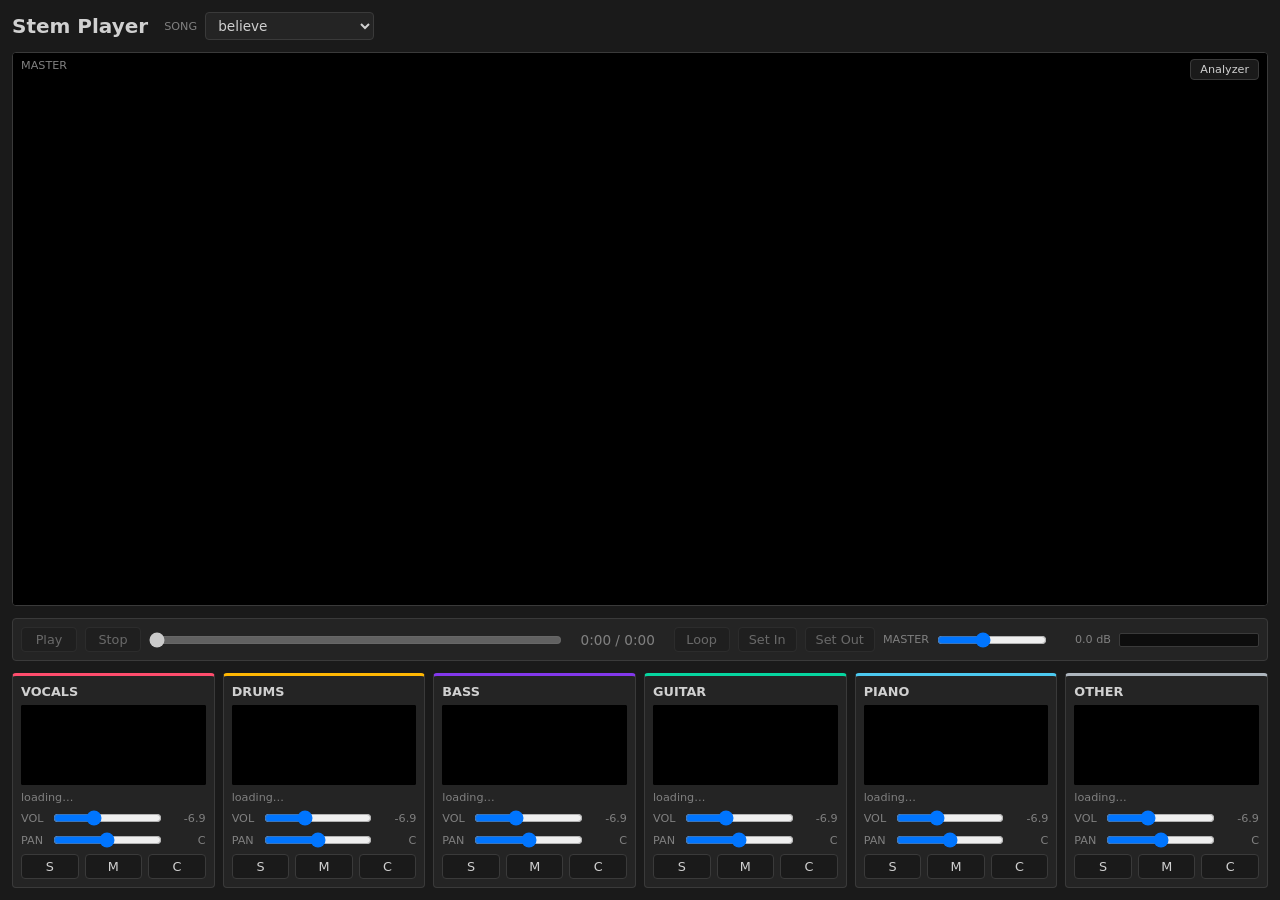
<file: pages/stem-player.html>
<!--
================================================================
STEM PLAYER — BOILERPLATE TEMPLATE
================================================================

FOR THE FILL-IN AGENT — THIS IS YOUR JOB:

0. COPY    — Work on a copy. Never edit this template in place.

1. STEMS   — Edit the STEMS list in the <script>.
             Search: AGENT: STEMS
             file  = path to the mp3 inside ./stems/
             label = the name Brandon gives you
             color = a distinct color per stem. It drives that
                     stem's mini spectrogram AND its layer in the
                     master spectrogram.
             Delete unused entries. Max 8.

2. TITLE   — Set <title> and the #song-title text.
             Search: AGENT: TITLE

3. STYLE   — Make it look good. That is YOUR job, not the
             template's. Match Brandon's screenshots and style
             comments. Everything visual lives in <style>; start
             with the :root variables.
             Search: AGENT: STYLE
             The greys here are placeholders, not a design.
             Master layering blend: Search AGENT: BLEND

4. DO NOT  — Change the audio engine (search: ENGINE) unless
             Brandon asks.

SHIPPING
- Ship this HTML with a folder named "stems" beside it:
    song-folder/
      song-name.html
      stems/
        01-name.mp3
        02-name.mp3

HOWTO — OPEN LOCALLY
- Browsers block audio from a double-clicked HTML file.
- Terminal: cd into the folder holding this HTML
- Run:      python3 -m http.server 8000
- Browser:  http://localhost:8000/song-name.html
================================================================
-->
<!DOCTYPE html>
<html lang="en">
<head>
<meta charset="utf-8">
<meta name="viewport" content="width=device-width, initial-scale=1">
<title>Stem Player</title>

<style>
/* AGENT: STYLE — placeholder greys; replace with the real design */
:root {
  --bg: #1a1a1a;
  --panel: #242424;
  --border: #3a3a3a;
  --text: #d0d0d0;
  --text-dim: #808080;
  --accent: #b0b0b0;
  --spec-bg: #000000;
  --font: system-ui, -apple-system, sans-serif;
  --radius: 4px;
  --gap: 12px;
  --master-height: 40vh;
  --eq-bg: #18222f;
  --strip-spec-height: 80px;
}

* { box-sizing: border-box; }

html, body {
  margin: 0;
  height: 100%;
  background: var(--bg);
  color: var(--text);
  font-family: var(--font);
}

body {
  display: flex;
  flex-direction: column;
  gap: var(--gap);
  padding: var(--gap);
}

/* header */
#header {
  display: flex;
  flex-wrap: wrap;
  align-items: center;
  gap: 16px;
}
#header h1 {
  margin: 0;
  font-size: 1.25rem;
  font-weight: 600;
}

/* song picker */
#song-pick {
  display: flex;
  align-items: center;
  gap: 8px;
  font-size: 0.7rem;
  color: var(--text-dim);
}
#song-select {
  font: inherit;
  font-size: 0.85rem;
  padding: 4px 8px;
  color: var(--text);
  background: var(--panel);
  border: 1px solid var(--border);
  border-radius: var(--radius);
  cursor: pointer;
}

/* notice */
#notice {
  padding: 8px 12px;
  border: 1px solid var(--border);
  border-radius: var(--radius);
  background: var(--panel);
  color: var(--text);
  font-size: 0.85rem;
}

/* master spectrogram */
#master {
  flex: 1 1 var(--master-height);
  min-height: 160px;
  background: var(--spec-bg);
  border: 1px solid var(--border);
  border-radius: var(--radius);
  overflow: hidden;
  position: relative;
}
#master canvas {
  display: block;
  width: 100%;
  height: 100%;
}
#master-label {
  position: absolute;
  top: 6px;
  left: 8px;
  font-size: 0.7rem;
  color: var(--text-dim);
  pointer-events: none;
}

/* eq analyzer — shares the master window, one at a time */
#eq-canvas {
  background: var(--eq-bg);
  cursor: crosshair;
  touch-action: none;
}
#view-toggle {
  position: absolute;
  top: 6px;
  right: 8px;
  font-size: 0.7rem;
  padding: 3px 9px;
  z-index: 2;
}
[hidden] { display: none !important; }

/* transport */
#transport {
  display: flex;
  flex-wrap: wrap;
  align-items: center;
  gap: 8px;
  padding: 8px;
  background: var(--panel);
  border: 1px solid var(--border);
  border-radius: var(--radius);
}
#transport button {
  min-width: 56px;
}
#time {
  font-variant-numeric: tabular-nums;
  font-size: 0.85rem;
  color: var(--text-dim);
  min-width: 96px;
  text-align: center;
}
#scrub-wrap {
  position: relative;
  flex: 1 1 240px;
  height: 24px;
  display: flex;
  align-items: center;
}
#loop-region {
  position: absolute;
  top: 8px;
  height: 8px;
  background: var(--accent);
  opacity: 0.25;
  border-radius: 2px;
  pointer-events: none;
}
#scrubber {
  position: relative;
  width: 100%;
  margin: 0;
}

/* master volume */
#master-vol-wrap {
  display: flex;
  align-items: center;
  gap: 8px;
  font-size: 0.7rem;
  color: var(--text-dim);
}
#master-vol {
  width: 110px;
  margin: 0;
}
#master-vol-out {
  font-variant-numeric: tabular-nums;
  min-width: 56px;
  text-align: right;
}
#master-vol-out.hot {
  color: #ffb703;
}

/* output meter */
#meter {
  position: relative;
  width: 140px;
  height: 14px;
  background: #0d0d0d;
  border: 1px solid var(--border);
  border-radius: 2px;
  overflow: hidden;
  cursor: pointer;
  flex: none;
}
#meter-fill {
  position: absolute;
  left: 0; top: 0; bottom: 0;
  width: 0;
  background: linear-gradient(90deg, #06d6a0 0%, #06d6a0 62%, #ffb703 82%, #ff4d6d 100%);
  background-size: 140px 100%;
}
#meter-hold {
  position: absolute;
  top: 0; bottom: 0;
  width: 2px;
  left: 0;
  background: #ffffff;
  opacity: 0.85;
}
#meter-clip {
  position: absolute;
  right: 3px; top: 1px;
  font-size: 0.58rem;
  letter-spacing: 0.04em;
  color: #ff4d6d;
  opacity: 0;
  pointer-events: none;
}
#meter-clip.on {
  opacity: 1;
}

/* buttons */
button {
  font: inherit;
  font-size: 0.8rem;
  padding: 4px 10px;
  color: var(--text);
  background: var(--bg);
  border: 1px solid var(--border);
  border-radius: var(--radius);
  cursor: pointer;
}
button.on {
  background: var(--accent);
  color: var(--bg);
}
button:disabled {
  opacity: 0.4;
  cursor: default;
}

/* mixer */
#mixer {
  display: grid;
  grid-template-columns: repeat(auto-fit, minmax(120px, 1fr));
  gap: 8px;
}
.strip {
  display: flex;
  flex-direction: column;
  gap: 6px;
  padding: 8px;
  background: var(--panel);
  border: 1px solid var(--border);
  border-top: 3px solid var(--stem-color, var(--border));
  border-radius: var(--radius);
}
.strip-label {
  font-size: 0.8rem;
  font-weight: 600;
  white-space: nowrap;
  overflow: hidden;
  text-overflow: ellipsis;
}
.strip-spec {
  display: block;
  width: 100%;
  height: var(--strip-spec-height);
  background: var(--spec-bg);
  border-radius: 2px;
}
.strip-status {
  font-size: 0.7rem;
  color: var(--text-dim);
  min-height: 1em;
}
.ctl {
  display: grid;
  grid-template-columns: 28px 1fr 40px;
  align-items: center;
  gap: 4px;
  font-size: 0.7rem;
  color: var(--text-dim);
}
.ctl input {
  width: 100%;
  margin: 0;
}
.ctl output {
  text-align: right;
  font-variant-numeric: tabular-nums;
}
.btns {
  display: flex;
  gap: 6px;
}
.btns button {
  flex: 1;
}

/* compressor */
.comp-ctl {
  display: flex;
  flex-direction: column;
  gap: 4px;
  padding: 6px;
  background: var(--bg);
  border: 1px solid var(--border);
  border-radius: 2px;
}
.comp-ctl .ctl {
  grid-template-columns: 26px 1fr 34px;
}
button.comp.on {
  background: var(--stem-color, var(--accent));
  color: #000;
}
.comp-read {
  font-size: 0.62rem;
  color: var(--text-dim);
  text-align: center;
  font-variant-numeric: tabular-nums;
}
</style>
</head>
<body>

<!-- header -->
<header id="header">
  <h1 id="song-title">Stem Player</h1>
  <label id="song-pick">SONG
    <select id="song-select"></select>
  </label>
</header>

<!-- notice -->
<div id="notice" hidden></div>

<!-- master spectrogram -->
<section id="master">
  <canvas id="master-spec"></canvas>
  <canvas id="eq-canvas" hidden></canvas>
  <div id="master-label">MASTER</div>
  <button id="view-toggle">Analyzer</button>
</section>

<!-- transport -->
<section id="transport">
  <button id="btn-play" disabled>Play</button>
  <button id="btn-stop" disabled>Stop</button>
  <div id="scrub-wrap">
    <div id="loop-region" hidden></div>
    <input id="scrubber" type="range" min="0" max="1" step="any" value="0" disabled>
  </div>
  <span id="time">0:00 / 0:00</span>
  <button id="btn-loop" disabled>Loop</button>
  <button id="btn-in" disabled>Set In</button>
  <button id="btn-out" disabled>Set Out</button>
  <label id="master-vol-wrap">MASTER
    <input id="master-vol" type="range" min="0" max="2.5" step="0.01" value="1">
    <output id="master-vol-out">0.0 dB</output>
  </label>
  <div id="meter" title="output level — click to clear peak">
    <i id="meter-fill"></i>
    <i id="meter-hold"></i>
    <b id="meter-clip">CLIP</b>
  </div>
</section>

<!-- mixer -->
<section id="mixer"></section>

<!-- strip template -->
<template id="strip-template">
  <div class="strip">
    <div class="strip-label"></div>
    <canvas class="strip-spec"></canvas>
    <div class="strip-status">loading…</div>
    <label class="ctl">VOL
      <input class="vol" type="range" min="0" max="1.25" step="0.01" value="1">
      <output class="vol-out">0.0</output>
    </label>
    <label class="ctl">PAN
      <input class="pan" type="range" min="-1" max="1" step="0.01" value="0">
      <output class="pan-out">C</output>
    </label>
    <div class="btns">
      <button class="solo" aria-pressed="false">S</button>
      <button class="mute" aria-pressed="false">M</button>
      <button class="comp" aria-pressed="false">C</button>
    </div>
    <div class="comp-ctl" hidden>
      <label class="ctl">THRESH
        <input class="thr" type="range" min="0" max="100" step="1" value="0">
        <output class="thr-out">0</output>
      </label>
      <div class="comp-read"></div>
    </div>
  </div>
</template>

<script>
// SONGS — folder name under stems/ ; add a line per song
const SONGS = [
  "believe",
  "gangsters paradise",
  "i want it that way",
  "waterfalls",
];

// ██ TRACK START VOLUME ██  1.0 = unity. Lower = more room to push up.
const TRACK_START_VOL = 0.45;

// INSTRUMENTS — filename stem, strip label, spectrogram color
const INSTRUMENTS = [
  { name: "vocals", label: "VOCALS", color: "#ff4d6d" },
  { name: "drums",  label: "DRUMS",  color: "#ffb703" },
  { name: "bass",   label: "BASS",   color: "#8338ec" },
  { name: "guitar", label: "GUITAR", color: "#06d6a0" },
  { name: "piano",  label: "PIANO",  color: "#4cc9f0" },
  { name: "other",  label: "OTHER",  color: "#adb5bd" },
];

// path builder — ../ because this file lives in pages/
function stemPath(song, inst) {
  return "../stems/" + encodeURIComponent(song) + "/" + inst + ".mp3";
}

const STEMS = INSTRUMENTS.map((i) => ({
  file: stemPath(SONGS[0], i.name),
  label: i.label,
  color: i.color,
}));

// AGENT: BLEND — "lighter" for dark --spec-bg, "multiply" for light
const MASTER_BLEND = "lighter";

// ================================================================
// ENGINE — do not edit unless Brandon asks
// ================================================================

// spectrogram settings
const FFT_SIZE = 4096;
const DB_MIN = -100;
const DB_MAX = -25;
const F_MIN = 30;
const F_MAX = 16000;
const SCROLL_PX = 1;
const START_DELAY = 0.05;
const DPR = window.devicePixelRatio || 1;

// audio graph
const ctx = new (window.AudioContext || window.webkitAudioContext)();
const master = ctx.createGain();
master.connect(ctx.destination);

// transport state
let playing = false;
let offset = 0;
let startCtxTime = 0;
let startOffset = 0;
let duration = 0;
let scrubbing = false;
const loop = { on: false, in: 0, out: 0 };

// dom
const $ = (id) => document.getElementById(id);
const els = {
  notice: $("notice"),
  masterCanvas: $("master-spec"),
  play: $("btn-play"),
  stop: $("btn-stop"),
  scrubber: $("scrubber"),
  loopRegion: $("loop-region"),
  time: $("time"),
  loop: $("btn-loop"),
  setIn: $("btn-in"),
  setOut: $("btn-out"),
  mixer: $("mixer"),
  stripTemplate: $("strip-template"),
};

// tracks
const tracks = STEMS.slice(0, 8).map(makeTrack);

function makeTrack(stem) {
  const gain = ctx.createGain();
  const comp = ctx.createDynamicsCompressor();
  const makeup = ctx.createGain();
  const pan = ctx.createStereoPanner();
  const mute = ctx.createGain();
  const analyser = ctx.createAnalyser();
  analyser.fftSize = FFT_SIZE;
  analyser.smoothingTimeConstant = 0;
  analyser.minDecibels = DB_MIN;
  analyser.maxDecibels = DB_MAX;
  // bypass state: ratio 1 + threshold 0 = no gain change
  comp.threshold.value = 0;
  comp.ratio.value = 1;
  comp.knee.value = 6;
  comp.attack.value = 0.003;
  comp.release.value = 0.15;

  gain.connect(comp);
  comp.connect(makeup);
  makeup.connect(pan);
  pan.connect(mute);
  mute.connect(analyser);
  analyser.connect(master);

  const node = els.stripTemplate.content.firstElementChild.cloneNode(true);
  node.style.setProperty("--stem-color", stem.color);
  node.querySelector(".strip-label").textContent = stem.label;
  els.mixer.appendChild(node);

  const track = {
    ...stem,
    buffer: null,
    source: null,
    gain, comp, makeup, pan, mute, analyser,
    compOn: false,
    bins: new Uint8Array(analyser.frequencyBinCount),
    solo: false,
    muted: false,
    el: node,
    status: node.querySelector(".strip-status"),
    canvas: node.querySelector(".strip-spec"),
  };
  wireStrip(track);
  return track;
}

// strip controls
function wireStrip(t) {
  const vol = t.el.querySelector(".vol");
  const volOut = t.el.querySelector(".vol-out");
  const pan = t.el.querySelector(".pan");
  const panOut = t.el.querySelector(".pan-out");
  const solo = t.el.querySelector(".solo");
  const mute = t.el.querySelector(".mute");

  vol.addEventListener("input", () => {
    const v = parseFloat(vol.value);
    t.gain.gain.setTargetAtTime(v, ctx.currentTime, 0.01);
    volOut.textContent = v <= 0 ? "-∞" : (20 * Math.log10(v)).toFixed(1);
  });

  pan.addEventListener("input", () => {
    const v = parseFloat(pan.value);
    t.pan.pan.setTargetAtTime(v, ctx.currentTime, 0.01);
    panOut.textContent = v === 0 ? "C" : (v < 0 ? "L" : "R") + Math.round(Math.abs(v) * 100);
  });

  solo.addEventListener("click", () => {
    t.solo = !t.solo;
    solo.classList.toggle("on", t.solo);
    solo.setAttribute("aria-pressed", t.solo);
    applySoloMute();
  });

  mute.addEventListener("click", () => {
    t.muted = !t.muted;
    mute.classList.toggle("on", t.muted);
    mute.setAttribute("aria-pressed", t.muted);
    applySoloMute();
  });
}

// solo/mute resolve
function applySoloMute() {
  const anySolo = tracks.some((t) => t.solo);
  tracks.forEach((t) => {
    const audible = !t.muted && (!anySolo || t.solo);
    t.mute.gain.setTargetAtTime(audible ? 1 : 0, ctx.currentTime, 0.01);
  });
}

// load stems
async function loadAll() {
  await Promise.all(tracks.map(async (t) => {
    try {
      const res = await fetch(t.file);
      if (!res.ok) throw new Error(res.status + " " + res.statusText);
      t.buffer = await ctx.decodeAudioData(await res.arrayBuffer());
      t.status.textContent = "";
    } catch (err) {
      t.status.textContent = "not loaded";
      console.warn("stem load failed:", t.file, err);
    }
  }));

  const loaded = tracks.filter((t) => t.buffer);
  if (!loaded.length) {
    showNotice(location.protocol === "file:"
      ? "No stems loaded. This page was opened as a local file — browsers block that. Open it through a local server (see HOWTO at the top of this file)."
      : "No stems loaded. Check the stems folder and the STEMS list.");
    return;
  }
  if (loaded.length < tracks.length) {
    showNotice((tracks.length - loaded.length) + " stem(s) failed to load. Check the file paths in STEMS.");
  }

  padBuffers(loaded);
  duration = loaded[0].buffer.duration;
  loop.in = 0;
  loop.out = duration;
  els.scrubber.max = duration;
  [els.play, els.stop, els.scrubber, els.loop, els.setIn, els.setOut].forEach((b) => (b.disabled = false));
  updateTime(0);
  updateLoopRegion();
}

// equal-length buffers for locked loops
function padBuffers(loaded) {
  const len = Math.max(...loaded.map((t) => t.buffer.length));
  loaded.forEach((t) => {
    if (t.buffer.length === len) return;
    const padded = ctx.createBuffer(t.buffer.numberOfChannels, len, t.buffer.sampleRate);
    for (let ch = 0; ch < t.buffer.numberOfChannels; ch++) {
      padded.copyToChannel(t.buffer.getChannelData(ch), ch);
    }
    t.buffer = padded;
  });
}

function showNotice(msg) {
  els.notice.textContent = msg;
  els.notice.hidden = false;
}

// transport
function position() {
  if (!playing) return offset;
  let p = startOffset + Math.max(0, ctx.currentTime - startCtxTime);
  if (loop.on && p >= loop.out) {
    p = loop.in + ((p - loop.in) % (loop.out - loop.in));
  }
  return Math.min(p, duration);
}

function play() {
  if (!duration || playing) return;
  ctx.resume();
  let from = offset >= duration ? 0 : offset;
  if (loop.on && (from < loop.in || from >= loop.out)) from = loop.in;
  const when = ctx.currentTime + START_DELAY;
  tracks.forEach((t) => {
    if (!t.buffer) return;
    const src = ctx.createBufferSource();
    src.buffer = t.buffer;
    src.loop = loop.on;
    src.loopStart = loop.in;
    src.loopEnd = loop.out;
    src.connect(t.gain);
    src.start(when, from);
    t.source = src;
  });
  startCtxTime = when;
  startOffset = from;
  playing = true;
  els.play.textContent = "Pause";
  els.play.classList.add("on");
}

function stopSources() {
  tracks.forEach((t) => {
    if (!t.source) return;
    try { t.source.stop(); } catch (e) {}
    t.source.disconnect();
    t.source = null;
  });
}

function pause() {
  if (!playing) return;
  offset = position();
  stopSources();
  playing = false;
  els.play.textContent = "Play";
  els.play.classList.remove("on");
}

function stop() {
  pause();
  offset = 0;
  updateTime(0);
}

function seek(p) {
  const was = playing;
  pause();
  offset = Math.max(0, Math.min(p, duration));
  if (was) play();
  updateTime(offset);
}

function restartIfPlaying() {
  if (playing) seek(position());
}

// loop controls
function toggleLoop() {
  loop.on = !loop.on;
  els.loop.classList.toggle("on", loop.on);
  updateLoopRegion();
  restartIfPlaying();
}

function setLoopIn() {
  const p = position();
  loop.in = p < loop.out - 0.05 ? p : 0;
  updateLoopRegion();
  restartIfPlaying();
}

function setLoopOut() {
  const p = position();
  loop.out = p > loop.in + 0.05 ? p : duration;
  updateLoopRegion();
  restartIfPlaying();
}

function updateLoopRegion() {
  els.loopRegion.hidden = !loop.on || !duration;
  if (!duration) return;
  els.loopRegion.style.left = (loop.in / duration) * 100 + "%";
  els.loopRegion.style.width = ((loop.out - loop.in) / duration) * 100 + "%";
}

// time display
function fmt(s) {
  const m = Math.floor(s / 60);
  const sec = Math.floor(s % 60);
  return m + ":" + String(sec).padStart(2, "0");
}

function updateTime(p) {
  els.time.textContent = fmt(p) + " / " + fmt(duration);
  if (!scrubbing) els.scrubber.value = p;
}

// transport events
els.play.addEventListener("click", () => (playing ? pause() : play()));
els.stop.addEventListener("click", stop);
els.loop.addEventListener("click", toggleLoop);
els.setIn.addEventListener("click", setLoopIn);
els.setOut.addEventListener("click", setLoopOut);
els.scrubber.addEventListener("input", () => {
  scrubbing = true;
  els.time.textContent = fmt(parseFloat(els.scrubber.value)) + " / " + fmt(duration);
});
els.scrubber.addEventListener("change", () => {
  scrubbing = false;
  seek(parseFloat(els.scrubber.value));
});

// spectrogram canvases
const specs = [];

function addSpec(canvas, layers, blend) {
  const spec = { canvas, c2d: canvas.getContext("2d"), layers, blend, map: null, bg: "#000" };
  new ResizeObserver(() => sizeSpec(spec)).observe(canvas);
  sizeSpec(spec);
  specs.push(spec);
}

function sizeSpec(spec) {
  const r = spec.canvas.getBoundingClientRect();
  const w = Math.max(1, Math.round(r.width * DPR));
  const h = Math.max(1, Math.round(r.height * DPR));
  if (spec.canvas.width === w && spec.canvas.height === h && spec.map) return;
  spec.canvas.width = w;
  spec.canvas.height = h;
  spec.bg = getComputedStyle(spec.canvas).getPropertyValue("--spec-bg").trim() || "#000";
  spec.c2d.fillStyle = spec.bg;
  spec.c2d.fillRect(0, 0, w, h);
  spec.map = buildMap(h);
}

// log-frequency row → fft bin
function buildMap(h) {
  const bins = FFT_SIZE / 2;
  const nyquist = ctx.sampleRate / 2;
  const map = new Uint16Array(h);
  for (let y = 0; y < h; y++) {
    const frac = 1 - (y + 0.5) / h;
    const f = F_MIN * Math.pow(F_MAX / F_MIN, frac);
    map[y] = Math.min(bins - 1, Math.round((f / nyquist) * bins));
  }
  return map;
}

function drawSpec(spec) {
  const { canvas, c2d, map } = spec;
  const w = canvas.width;
  const h = canvas.height;
  const col = Math.max(1, Math.round(SCROLL_PX * DPR));
  const x = w - col;

  c2d.globalCompositeOperation = "source-over";
  c2d.globalAlpha = 1;
  c2d.drawImage(canvas, -col, 0);
  c2d.fillStyle = spec.bg;
  c2d.fillRect(x, 0, col, h);

  c2d.globalCompositeOperation = spec.blend;
  spec.layers.forEach((t) => {
    if (!t.buffer) return;
    c2d.fillStyle = t.color;
    for (let y = 0; y < h; y++) {
      const v = t.bins[map[y]] / 255;
      if (v < 0.02) continue;
      c2d.globalAlpha = v;
      c2d.fillRect(x, y, col, 1);
    }
  });
  c2d.globalCompositeOperation = "source-over";
  c2d.globalAlpha = 1;
}

// render loop
function tick() {
  if (playing) {
    const p = position();
    if (!loop.on && p >= duration) {
      stop();
    } else {
      updateTime(p);
      tracks.forEach((t) => t.analyser.getByteFrequencyData(t.bins));
      specs.forEach(drawSpec);
    }
  }
  requestAnimationFrame(tick);
}

// ================================================================
// PER-TRACK COMPRESSOR — off by default, auto makeup gain
// ================================================================

// one slider, 0-100. threshold drops, ratio climbs, makeup holds the level.
const COMP_THR_MIN = 0;    // dB at amount 0
const COMP_THR_MAX = -42;  // dB at amount 100
const COMP_RAT_MIN = 1;    // ratio at amount 0
const COMP_RAT_MAX = 12;   // ratio at amount 100
const COMP_MAKEUP = 0.55;  // level compensation, 1.0 = full theoretical

// amount 0-100 → the three real values
function compValues(amount) {
  const a = amount / 100;
  const thr = COMP_THR_MIN + (COMP_THR_MAX - COMP_THR_MIN) * a;
  const ratio = COMP_RAT_MIN + (COMP_RAT_MAX - COMP_RAT_MIN) * a;
  const makeDb = -thr * (1 - 1 / ratio) * COMP_MAKEUP;
  return { thr, ratio, makeDb };
}

function applyComp(t) {
  const now = ctx.currentTime;
  const v = t.compOn ? compValues(t.amount) : { thr: 0, ratio: 1, makeDb: 0 };
  t.comp.threshold.setTargetAtTime(v.thr, now, 0.01);
  t.comp.ratio.setTargetAtTime(v.ratio, now, 0.01);
  t.makeup.gain.setTargetAtTime(Math.pow(10, v.makeDb / 20), now, 0.02);
  return v;
}

function wireComp(t) {
  const btn = t.el.querySelector(".comp");
  const panel = t.el.querySelector(".comp-ctl");
  const thr = t.el.querySelector(".thr");
  const thrOut = t.el.querySelector(".thr-out");
  const read = t.el.querySelector(".comp-read");

  t.amount = parseFloat(thr.value);

  function refresh() {
    const v = applyComp(t);
    thrOut.textContent = t.amount;
    read.textContent = t.compOn && t.amount > 0
      ? v.thr.toFixed(0) + " dB  ·  " + v.ratio.toFixed(1) + ":1  ·  +" + v.makeDb.toFixed(1)
      : "bypass";
  }

  btn.addEventListener("click", () => {
    t.compOn = !t.compOn;
    btn.classList.toggle("on", t.compOn);
    btn.setAttribute("aria-pressed", t.compOn);
    panel.hidden = !t.compOn;
    refresh();
  });

  thr.addEventListener("input", () => {
    t.amount = parseFloat(thr.value);
    refresh();
  });

  refresh();
}

tracks.forEach(wireComp);

// ================================================================
// TRACK START VOLUME — applied after the strips are built
// ================================================================

tracks.forEach((t) => {
  const vol = t.el.querySelector(".vol");
  const volOut = t.el.querySelector(".vol-out");
  vol.value = TRACK_START_VOL;
  t.gain.gain.value = TRACK_START_VOL;
  volOut.textContent = TRACK_START_VOL <= 0
    ? "-∞"
    : (20 * Math.log10(TRACK_START_VOL)).toFixed(1);
});

// ================================================================
// MASTER VOLUME — unity at 1.0, boost to 2.5 (+8 dB)
// ================================================================

const masterVol = $("master-vol");
const masterVolOut = $("master-vol-out");

function setMasterVol(v) {
  master.gain.setTargetAtTime(v, ctx.currentTime, 0.02);
  masterVolOut.textContent = v <= 0 ? "-∞" : (20 * Math.log10(v)).toFixed(1) + " dB";
  masterVolOut.classList.toggle("hot", v > 1);
}

masterVol.addEventListener("input", () => setMasterVol(parseFloat(masterVol.value)));
setMasterVol(1);

// ================================================================
// OUTPUT METER — post-master peak, hold line, latching clip
// ================================================================

const METER_FLOOR = -48;     // dB at the left edge
const METER_HOLD_FALL = 0.5; // dB per frame the white line drops
const METER_CLIP_AT = 0.99;  // sample level that lights CLIP

const meterEl = $("meter");
const meterFill = $("meter-fill");
const meterHold = $("meter-hold");
const meterClip = $("meter-clip");
let meterBuf = null;  // allocated on first frame; eqAnalyser is declared below
let meterHoldDb = METER_FLOOR;

function dbToPct(db) {
  return Math.max(0, Math.min(1, (db - METER_FLOOR) / -METER_FLOOR)) * 100;
}

function meterTick() {
  if (!meterBuf) meterBuf = new Uint8Array(eqAnalyser.fftSize);
  eqAnalyser.getByteTimeDomainData(meterBuf);
  let peak = 0;
  for (let i = 0; i < meterBuf.length; i++) {
    const v = Math.abs(meterBuf[i] - 128) / 128;
    if (v > peak) peak = v;
  }

  const db = peak > 0 ? 20 * Math.log10(peak) : METER_FLOOR;
  meterFill.style.width = dbToPct(db) + "%";

  meterHoldDb = db > meterHoldDb ? db : Math.max(METER_FLOOR, meterHoldDb - METER_HOLD_FALL);
  meterHold.style.left = "calc(" + dbToPct(meterHoldDb) + "% - 2px)";

  if (peak >= METER_CLIP_AT) meterClip.classList.add("on");
  requestAnimationFrame(meterTick);
}

meterEl.addEventListener("click", () => {
  meterClip.classList.remove("on");
  meterHoldDb = METER_FLOOR;
});

requestAnimationFrame(meterTick);

// ================================================================
// KEYBOARD — space plays and pauses
// ================================================================

document.addEventListener("keydown", (e) => {
  if (e.code !== "Space" || e.repeat) return;
  const tag = e.target.tagName;
  if (tag === "SELECT" || tag === "TEXTAREA") return;
  e.preventDefault();
  if (els.play.disabled) return;
  playing ? pause() : play();
});

// ================================================================
// EQ SPECTRUM ANALYZER — master bus tap, own draw loop
// ================================================================

const EQ_FFT = 8192;
const EQ_POINTS = 260;       // curve resolution
const EQ_SMOOTH = 0.62;      // analyser averaging
const EQ_TRAIL_FALL = 0.020; // pink trail decay per frame
const EQ_F_MIN = 20;
const EQ_F_MAX = 20000;
const EQ_PAD_L = 30;         // px, dB scale gutter
const EQ_PAD_T = 10;
const EQ_PAD_B = 6;
const EQ_LINE = "#cfe0f2";   // live curve
const EQ_TRAIL = "#e0899f";  // peak trail
const EQ_AXIS_Y = 0.60;      // freq label row, fraction of height

const EQ_FREQS = [20,30,40,50,60,80,100,200,300,400,500,800,1000,2000,3000,4000,6000,8000,10000,20000];
const EQ_LABELED = [20,30,40,50,60,80,100,200,300,400,500,800,1000,2000,3000,4000,6000,8000,10000,20000];
const EQ_DBS = [0,5,10,15,20,25,30,35,40,45,50,55,60];

// tap the master sum — parallel branch, audio path unchanged
const eqAnalyser = ctx.createAnalyser();
eqAnalyser.fftSize = EQ_FFT;
eqAnalyser.smoothingTimeConstant = EQ_SMOOTH;
eqAnalyser.minDecibels = -90;
eqAnalyser.maxDecibels = -20;
master.connect(eqAnalyser);

const eqBins = new Uint8Array(eqAnalyser.frequencyBinCount);
const eqLive = new Float32Array(EQ_POINTS);
const eqTrail = new Float32Array(EQ_POINTS);
const eqCanvas = $("eq-canvas");
const eqC2d = eqCanvas.getContext("2d");
let eqRanges = null;

// point p covers a log-spaced slice of the fft
function buildEqRanges() {
  const bins = EQ_FFT / 2;
  const nyquist = ctx.sampleRate / 2;
  const r = [];
  for (let p = 0; p < EQ_POINTS; p++) {
    const lo = EQ_F_MIN * Math.pow(EQ_F_MAX / EQ_F_MIN, p / EQ_POINTS);
    const hi = EQ_F_MIN * Math.pow(EQ_F_MAX / EQ_F_MIN, (p + 1) / EQ_POINTS);
    const a = Math.floor((lo / nyquist) * bins);
    const z = Math.max(a + 1, Math.ceil((hi / nyquist) * bins));
    r.push([Math.min(a, bins - 1), Math.min(z, bins)]);
  }
  return r;
}

// log frequency → x
function eqX(f, plotW) {
  return EQ_PAD_L * DPR + (Math.log(f / EQ_F_MIN) / Math.log(EQ_F_MAX / EQ_F_MIN)) * plotW;
}

function fmtHz(f) {
  return f >= 1000 ? (f / 1000) + "k" : String(f);
}

function sizeEq() {
  const r = eqCanvas.getBoundingClientRect();
  const w = Math.max(1, Math.round(r.width * DPR));
  const h = Math.max(1, Math.round(r.height * DPR));
  if (eqCanvas.width === w && eqCanvas.height === h) return;
  eqCanvas.width = w;
  eqCanvas.height = h;
}

function drawEqGrid(w, h, plotW, plotH, top) {
  const fs = Math.round(9 * DPR);
  eqC2d.font = fs + "px system-ui, sans-serif";
  eqC2d.textBaseline = "middle";

  // vertical frequency lines
  eqC2d.strokeStyle = "rgba(150,180,215,0.10)";
  eqC2d.lineWidth = Math.max(1, DPR * 0.6);
  EQ_FREQS.forEach((f) => {
    const x = Math.round(eqX(f, plotW)) + 0.5;
    eqC2d.beginPath();
    eqC2d.moveTo(x, top);
    eqC2d.lineTo(x, top + plotH);
    eqC2d.stroke();
  });

  // horizontal dB lines
  EQ_DBS.forEach((db) => {
    const y = Math.round(top + (db / 60) * plotH) + 0.5;
    eqC2d.beginPath();
    eqC2d.moveTo(EQ_PAD_L * DPR, y);
    eqC2d.lineTo(w, y);
    eqC2d.stroke();
    eqC2d.fillStyle = "rgba(160,185,215,0.45)";
    eqC2d.textAlign = "right";
    eqC2d.fillText(String(db), EQ_PAD_L * DPR - 5 * DPR, y);
  });

  // frequency label row
  const ly = top + plotH * EQ_AXIS_Y;
  eqC2d.strokeStyle = "rgba(150,180,215,0.22)";
  eqC2d.beginPath();
  eqC2d.moveTo(EQ_PAD_L * DPR, Math.round(ly) + 0.5);
  eqC2d.lineTo(w, Math.round(ly) + 0.5);
  eqC2d.stroke();

  eqC2d.textAlign = "center";
  eqC2d.fillStyle = "rgba(170,195,225,0.70)";
  EQ_LABELED.forEach((f) => {
    const x = eqX(f, plotW);
    if (x < EQ_PAD_L * DPR + 4 || x > w - 4) return;
    const t = fmtHz(f);
    const tw = eqC2d.measureText(t).width;
    eqC2d.fillStyle = "rgba(24,34,47,0.92)";
    eqC2d.fillRect(x - tw / 2 - 2 * DPR, ly - fs * 0.75, tw + 4 * DPR, fs * 1.5);
    eqC2d.fillStyle = "rgba(170,195,225,0.70)";
    eqC2d.fillText(t, x, ly);
  });
}

function eqCurve(vals, plotW, plotH, top) {
  eqC2d.beginPath();
  for (let p = 0; p < EQ_POINTS; p++) {
    const x = EQ_PAD_L * DPR + ((p + 0.5) / EQ_POINTS) * plotW;
    const y = top + plotH - vals[p] * plotH;
    if (p === 0) eqC2d.moveTo(x, y);
    else eqC2d.lineTo(x, y);
  }
  eqC2d.stroke();
}

function drawEq() {
  sizeEq();
  const w = eqCanvas.width;
  const h = eqCanvas.height;
  if (!eqRanges) eqRanges = buildEqRanges();

  const top = EQ_PAD_T * DPR;
  const plotW = w - EQ_PAD_L * DPR;
  const plotH = h - top - EQ_PAD_B * DPR;

  eqAnalyser.getByteFrequencyData(eqBins);

  eqC2d.globalCompositeOperation = "source-over";
  eqC2d.globalAlpha = 1;
  eqC2d.fillStyle = getComputedStyle(eqCanvas).backgroundColor || "#18222f";
  eqC2d.fillRect(0, 0, w, h);
  drawEqGrid(w, h, plotW, plotH, top);

  // sample the fft into the curve arrays
  for (let p = 0; p < EQ_POINTS; p++) {
    const [a, z] = eqRanges[p];
    let peak = 0;
    for (let i = a; i < z; i++) if (eqBins[i] > peak) peak = eqBins[i];
    eqLive[p] = peak / 255;
    eqTrail[p] = eqLive[p] > eqTrail[p]
      ? eqLive[p]
      : Math.max(0, eqTrail[p] - EQ_TRAIL_FALL);
  }

  eqC2d.lineJoin = "round";
  eqC2d.lineCap = "round";

  // pink peak trail behind
  eqC2d.strokeStyle = EQ_TRAIL;
  eqC2d.globalAlpha = 0.6;
  eqC2d.lineWidth = Math.max(1, DPR);
  eqCurve(eqTrail, plotW, plotH, top);

  // live curve in front
  eqC2d.strokeStyle = EQ_LINE;
  eqC2d.globalAlpha = 0.95;
  eqC2d.lineWidth = Math.max(1, 1.3 * DPR);
  eqCurve(eqLive, plotW, plotH, top);

  eqC2d.globalAlpha = 1;
}

// ---- view toggle: spectrogram or analyzer, never both ----
const viewToggle = $("view-toggle");
const masterLabel = $("master-label");
let eqOn = false;
let eqRaf = 0;

function eqTick() {
  drawEq();
  eqRaf = requestAnimationFrame(eqTick);
}

function setView(on) {
  eqOn = on;
  eqCanvas.hidden = !on;
  els.masterCanvas.hidden = on;
  masterLabel.textContent = on ? "ANALYZER" : "MASTER";
  viewToggle.textContent = on ? "Spectrogram" : "Analyzer";
  cancelAnimationFrame(eqRaf);
  if (on) {
    eqTrail.fill(0);
    eqRaf = requestAnimationFrame(eqTick);
  }
}

viewToggle.addEventListener("click", () => setView(!eqOn));
new ResizeObserver(() => { if (eqOn) sizeEq(); }).observe(eqCanvas);
setView(false);

// ================================================================
// SONG PICKER
// ================================================================

const songSelect = $("song-select");

SONGS.forEach((s, i) => {
  const opt = document.createElement("option");
  opt.value = s;
  opt.textContent = s;
  if (i === 0) opt.selected = true;
  songSelect.appendChild(opt);
});

// swap buffers, keep strips and colors
async function loadSong(song) {
  stop();
  songSelect.disabled = true;
  [els.play, els.stop, els.scrubber, els.loop, els.setIn, els.setOut].forEach((b) => (b.disabled = true));
  els.notice.hidden = true;
  loop.on = false;
  els.loop.classList.remove("on");
  els.loopRegion.hidden = true;

  tracks.forEach((t, i) => {
    t.file = stemPath(song, INSTRUMENTS[i].name);
    t.buffer = null;
    t.status.textContent = "loading…";
  });
  clearSpecs();
  eqTrail.fill(0);
  eqLive.fill(0);

  await loadAll();
  songSelect.disabled = false;
}

function clearSpecs() {
  specs.forEach((s) => {
    s.c2d.globalCompositeOperation = "source-over";
    s.c2d.globalAlpha = 1;
    s.c2d.fillStyle = s.bg;
    s.c2d.fillRect(0, 0, s.canvas.width, s.canvas.height);
  });
}

songSelect.addEventListener("change", () => loadSong(songSelect.value));

// init
addSpec(els.masterCanvas, tracks, MASTER_BLEND);
tracks.forEach((t) => addSpec(t.canvas, [t], "source-over"));
loadAll();
requestAnimationFrame(tick);
</script>
</body>
</html>
</file>
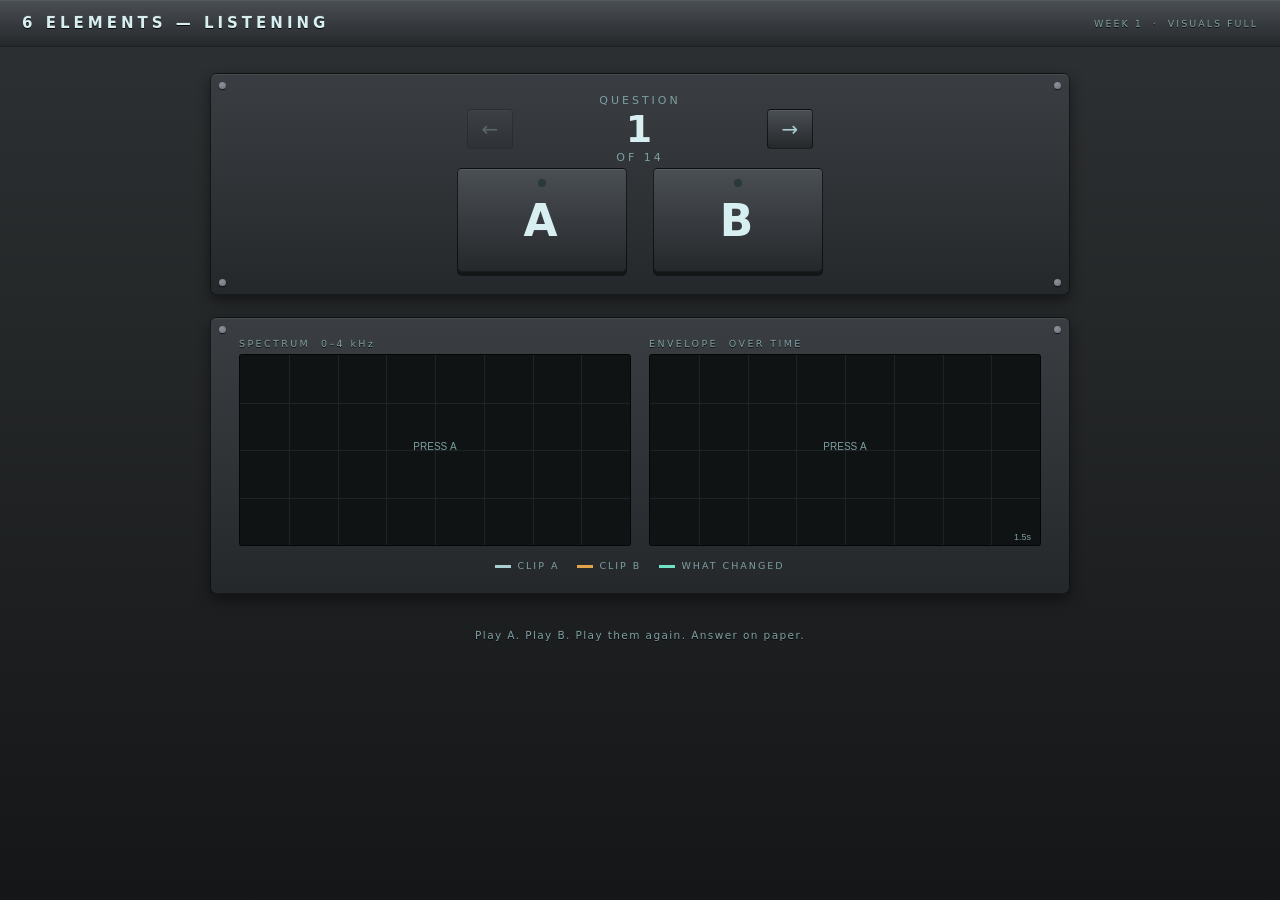
<file: pages/6-elements/6elements-listening.html>
<!DOCTYPE html>
<html lang="en">
<head>
<meta charset="UTF-8">
<meta name="viewport" content="width=device-width, initial-scale=1">
<title>6 Elements — Listening</title>
<style>
:root{
  --ink:#a9ced1;
  --ink-dim:#7d9fa2;
  --ink-bright:#d8eff1;
  --bg-top:#2e3133;
  --bg-bot:#141617;
  --panel:#3a3e42;
  --panel-hi:#4a4f54;
  --panel-lo:#25282b;
  --metal:#53585d;
  --amber:#e0a44a;
  --led-on:#6fe3c4;
  --led-off:#2b3a38;
  --screw:#6d7278;
  --font:"Gill Sans","Gill Sans MT","Trebuchet MS",system-ui,-apple-system,sans-serif;
}

*{box-sizing:border-box}
html,body{height:100%}
body{
  margin:0;
  font-family:var(--font);
  color:var(--ink);
  background:linear-gradient(180deg,var(--bg-top),var(--bg-bot));
  display:flex; flex-direction:column;
  min-height:100%;
}
.engrave{ text-shadow:0 1px 0 rgba(0,0,0,.8), 0 -1px 0 rgba(255,255,255,.06); }

/* ---- chrome ---- */
header{
  display:flex; align-items:center; justify-content:space-between;
  gap:16px; padding:14px 22px;
  background:linear-gradient(180deg,var(--panel-hi),var(--panel-lo));
  border-bottom:1px solid rgba(0,0,0,.6);
  box-shadow:inset 0 1px 0 rgba(255,255,255,.07);
}
h1{
  margin:0; font-size:15px; font-weight:600;
  letter-spacing:4px; text-transform:uppercase;
  color:var(--ink-bright);
}
.weeklab{ font-size:9.5px; letter-spacing:2px; color:var(--ink-dim) }

/* ---- stage ---- */
main{
  flex:1;
  display:flex; flex-direction:column; align-items:center;
  gap:22px; padding:26px 22px 40px;
}
.panel{
  width:100%; max-width:860px;
  background:linear-gradient(180deg,var(--panel),var(--panel-lo));
  border:1px solid rgba(0,0,0,.6); border-radius:6px;
  box-shadow:inset 0 1px 0 rgba(255,255,255,.07), 0 6px 14px rgba(0,0,0,.45);
  padding:20px 22px 22px;
  position:relative;
}
.screwdot{
  position:absolute; width:7px; height:7px; border-radius:50%;
  background:radial-gradient(circle at 35% 30%,#8d9298,var(--screw));
  box-shadow:0 1px 1px rgba(0,0,0,.7);
}

/* ---- question counter ---- */
.qbar{ display:flex; align-items:center; justify-content:center; gap:22px }
.qbar button{
  font-family:var(--font); font-size:20px; line-height:1;
  width:46px; height:40px; cursor:pointer;
  color:var(--ink);
  background:linear-gradient(180deg,var(--panel-hi),var(--panel-lo));
  border:1px solid rgba(0,0,0,.6); border-radius:4px;
  box-shadow:inset 0 1px 0 rgba(255,255,255,.08);
}
.qbar button:active{ box-shadow:inset 0 2px 5px rgba(0,0,0,.6) }
.qbar button:disabled{ opacity:.3; cursor:default }
.qnum{
  min-width:210px; text-align:center;
  font-size:11px; letter-spacing:3px; color:var(--ink-dim);
}
.qnum b{ display:block; font-size:38px; letter-spacing:2px; color:var(--ink-bright); font-weight:600 }

/* ---- A / B ---- */
.abrow{ display:flex; gap:26px; justify-content:center; margin-top:4px }
.ab{
  width:170px; height:104px; cursor:pointer;
  font-family:var(--font); font-size:44px; font-weight:600; letter-spacing:3px;
  color:var(--ink-bright);
  background:linear-gradient(180deg,var(--panel-hi),var(--panel-lo));
  border:1px solid rgba(0,0,0,.65); border-radius:5px;
  box-shadow:inset 0 1px 0 rgba(255,255,255,.09), 0 4px 0 rgba(0,0,0,.5);
  position:relative;
  transition:box-shadow .06s, transform .06s;
}
.ab:active{ transform:translateY(3px); box-shadow:inset 0 2px 6px rgba(0,0,0,.6) }
.ab .led{
  position:absolute; top:10px; left:50%; transform:translateX(-50%);
  width:8px; height:8px; border-radius:50%;
  background:var(--led-off);
}
.ab.lit .led{ background:var(--led-on); box-shadow:0 0 9px var(--led-on) }
.ab .heard{
  position:absolute; bottom:8px; left:0; right:0;
  font-size:8.5px; letter-spacing:2px; color:var(--ink-dim);
}

/* ---- screens ---- */
.screens{ display:flex; gap:18px; flex-wrap:wrap; justify-content:center }
.screenwrap{ display:flex; flex-direction:column; gap:5px }
.screenwrap .cap{ font-size:9.5px; letter-spacing:2.4px; color:var(--ink-dim) }
.screen{
  background:#101314;
  border:1px solid rgba(0,0,0,.7); border-radius:3px;
  box-shadow:inset 0 0 22px rgba(0,0,0,.85), inset 0 1px 0 rgba(255,255,255,.04);
  display:block;
}
.legend{ display:flex; gap:18px; justify-content:center; font-size:9.5px; letter-spacing:2px; margin-top:14px }
.legend i{ display:inline-block; width:16px; height:3px; margin-right:6px; vertical-align:middle }
.legend .la i{ background:var(--ink) }
.legend .lb i{ background:var(--amber) }
.legend .ld i{ background:var(--led-on) }
.legend span{ color:var(--ink-dim) }

.hint{
  text-align:center; font-size:10.5px; letter-spacing:1.4px;
  color:var(--ink-dim); max-width:620px; line-height:1.7;
}

@media (max-width:720px){
  .ab{ width:132px; height:88px; font-size:34px }
  .qnum b{ font-size:30px }
  header{ flex-direction:column; align-items:flex-start; gap:10px }
}
</style>
</head>
<body>

<header>
  <h1 class="engrave">6 Elements — Listening</h1>
  <span class="weeklab engrave">WEEK 1 &nbsp;&middot;&nbsp; VISUALS FULL</span>
</header>

<main>

  <div class="panel">
    <div class="screwdot" style="top:8px;left:8px"></div>
    <div class="screwdot" style="top:8px;right:8px"></div>
    <div class="screwdot" style="bottom:8px;left:8px"></div>
    <div class="screwdot" style="bottom:8px;right:8px"></div>

    <div class="qbar">
      <button id="prev">&#8592;</button>
      <div class="qnum">QUESTION<b id="qnum">1</b>OF <span id="qtot">15</span></div>
      <button id="next">&#8594;</button>
    </div>

    <div class="abrow">
      <button class="ab" id="btnA"><span class="led"></span>A<span class="heard" id="heardA"></span></button>
      <button class="ab" id="btnB"><span class="led"></span>B<span class="heard" id="heardB"></span></button>
    </div>
  </div>

  <div class="panel" id="screenpanel">
    <div class="screwdot" style="top:8px;left:8px"></div>
    <div class="screwdot" style="top:8px;right:8px"></div>
    <div class="screens">
      <div class="screenwrap" id="wrapfft">
        <div class="cap engrave">SPECTRUM &nbsp;0&ndash;4&nbsp;kHz</div>
        <canvas class="screen" id="fft" width="390" height="190"></canvas>
      </div>
      <div class="screenwrap" id="wrapenv">
        <div class="cap engrave">ENVELOPE &nbsp;OVER TIME</div>
        <canvas class="screen" id="env" width="390" height="190"></canvas>
      </div>
    </div>
    <div class="legend">
      <span class="la"><i></i>CLIP A</span>
      <span class="lb"><i></i>CLIP B</span>
      <span class="ld" id="difflegend"><i></i>WHAT CHANGED</span>
    </div>
  </div>

  <p class="hint engrave">
    Play A. Play B. Play them again. Answer on paper.
  </p>

</main>

<script>
"use strict";

/* ================================================================
   ██  LISTENING BANK — EDIT THIS. NOTHING ELSE.  ██
   ================================================================

   One entry per question. A and B are the same sound EXCEPT for
   one element. That element is the answer.

     el   — the answer. teacher-side only, never shown on screen.
     tax  — rung on the ladder.
            1 IDENTIFY  2 DIRECTION  3 RANK
            4 BUILD     5 EXPLAIN    6 JUDGE
     a/b  — the two clips. anything you leave out uses DEFAULT.
     note — teacher-only. what they will get wrong.

   CLIP FIELDS
     pitch   Hz of the fundamental
     level   0–1, the peak volume
     dur     seconds the trigger is held down
     env     [attack, decay, sustain, release]  A D R in seconds, S is a level 0–1
     parts   volume of each partial, left to right. [1] alone = pure tone
     pan     -1 hard left … 0 center … +1 hard right
     reverb  0–1 wet
     delay   0–1 wet

   ================================================================ */

const DEFAULT = {
  pitch:  220,
  level:  0.70,
  dur:    1.20,
  env:    [0.005, 0.10, 0.80, 0.30],
  parts:  [1, .5, .33, .25, .2],
  pan:    0,
  reverb: 0,
  delay:  0
};

const BANK = [

  { id:1, el:"PITCH", tax:1,
    a:{ pitch:220 }, b:{ pitch:330 },
    note:"first one of the year. it should feel free." },

  { id:2, el:"PITCH", tax:2,
    a:{ pitch:330 }, b:{ pitch:165 },
    note:"B is lower, so the wavelength is LONGER. half will say shorter." },

  { id:3, el:"VOLUME", tax:1,
    a:{ level:.75 }, b:{ level:.28 },
    note:"pitch is locked at 220 both times." },

  { id:4, el:"VOLUME", tax:2,
    a:{ level:.28 }, b:{ level:.80 },
    note:"B is bigger amplitude. the FFT bars get taller, not wider." },

  { id:5, el:"DURATION", tax:1,
    a:{ dur:.15 }, b:{ dur:2.60 },
    note:"they may say ENVELOPE. the SHAPE is identical, only the hold changed." },

  { id:6, el:"DURATION", tax:2,
    a:{ dur:2.60 }, b:{ dur:.12 },
    note:"B is sudden. reverse of 5 on purpose — catches the pattern-guessers." },

  { id:7, el:"TIMBRE", tax:1,
    a:{ parts:[1,.5,.33,.25,.2] }, b:{ parts:[1,0,.33,0,.2] },
    note:"THE BIG ONE. they will say PITCH. the leftmost FFT bar never moves." },

  { id:8, el:"TIMBRE", tax:2,
    a:{ parts:[1] }, b:{ parts:[1,.6,.5,.45,.4] },
    note:"B is fuller. A is a pure sine — one bar, nothing else." },

  { id:9, el:"ENVELOPE", tax:1,
    a:{ env:[0.002,.10,.80,.30] }, b:{ env:[0.700,.10,.80,.30] },
    note:"same length, same pitch, same loudness. only the ARRIVAL changed." },

  { id:10, el:"ENVELOPE", tax:2,
    a:{ env:[0.700,.10,.80,.45] }, b:{ env:[0.002,.06,.70,.12] },
    note:"B is the hit. A is the bow." },

  { id:11, el:"SPACE", tax:1,
    a:{ reverb:0 }, b:{ reverb:.85 },
    note:"they will say VOLUME. level is locked at .70 both times." },

  { id:12, el:"SPACE", tax:2,
    a:{ reverb:.85 }, b:{ reverb:0 },
    note:"B is closer. dry equals close." },

  { id:13, el:"SPACE", tax:5,
    a:{ reverb:0 }, b:{ reverb:.85 },
    note:"same pair as 11, asked one rung higher. explain, don't identify." },

  { id:14, el:"ENVELOPE", tax:6,
    a:{ env:[1.200,.20,.75,1.40], reverb:.7, dur:1.8 },
    b:{ env:[0.002,.05,.30,.08], reverb:0,  dur:1.8 },
    note:"opinion. no wrong answer. they must name an element to get credit." },

];

/* ================================================================
   below here is machinery — you shouldn't need to touch it
   ================================================================ */

/* ---- state ---- */
let idx = 0;
const spec = { a:null, b:null };         // captured spectra
const heard = { a:false, b:false };

/* ---- audio ---- */
const A = { ctx:null, an:null, ir:null };

function boot(){
  if(A.ctx) return;
  A.ctx = new (window.AudioContext || window.webkitAudioContext)();
  A.an = A.ctx.createAnalyser();
  A.an.fftSize = 4096;
  A.an.smoothingTimeConstant = 0;
  A.an.connect(A.ctx.destination);
  A.ir = makeIR(2.4, 2.6);
}

/* impulse response for the convolver */
function makeIR(sec, decay){
  const rate = A.ctx.sampleRate, len = Math.floor(rate*sec);
  const buf = A.ctx.createBuffer(2, len, rate);
  for(let c=0;c<2;c++){
    const d = buf.getChannelData(c);
    for(let i=0;i<len;i++) d[i] = (Math.random()*2-1) * Math.pow(1 - i/len, decay);
  }
  return buf;
}

/* one clip, scheduled, with peak-hold capture */
function play(raw, slot){
  boot();
  if(A.ctx.state === "suspended") A.ctx.resume();

  const S = Object.assign({}, DEFAULT, raw);
  const t = A.ctx.currentTime + 0.04;
  const [at, dc, su, rl] = S.env;

  const vca = A.ctx.createGain();
  const pan = A.ctx.createStereoPanner();
  pan.pan.value = S.pan;

  /* partial bank */
  const oscs = [];
  S.parts.forEach(function(g,i){
    if(g <= 0) return;
    const o = A.ctx.createOscillator();
    o.type = "sine";
    o.frequency.value = S.pitch * (i+1);
    const og = A.ctx.createGain();
    og.gain.value = g * 0.26;
    o.connect(og); og.connect(vca);
    o.start(t);
    oscs.push(o);
  });

  /* dry + wet */
  vca.connect(pan);
  const sum = A.ctx.createGain();
  const dry = A.ctx.createGain();
  dry.gain.value = 1 - 0.55*S.reverb - 0.35*S.delay;
  pan.connect(dry); dry.connect(sum);

  if(S.reverb > 0){
    const cv = A.ctx.createConvolver(); cv.buffer = A.ir;
    const wg = A.ctx.createGain(); wg.gain.value = S.reverb;
    pan.connect(cv); cv.connect(wg); wg.connect(sum);
  }
  if(S.delay > 0){
    const dn = A.ctx.createDelay(2.0); dn.delayTime.value = 0.28;
    const fb = A.ctx.createGain(); fb.gain.value = 0.42;
    const wg = A.ctx.createGain(); wg.gain.value = S.delay;
    pan.connect(dn); dn.connect(fb); fb.connect(dn);
    dn.connect(wg); wg.connect(sum);
  }
  sum.connect(A.an);

  /* ADSR */
  const hold = Math.max(S.dur, at + dc + 0.02);
  const off  = t + hold;
  vca.gain.setValueAtTime(0, t);
  vca.gain.linearRampToValueAtTime(S.level, t + at);
  vca.gain.linearRampToValueAtTime(S.level * su, t + at + dc);
  vca.gain.setValueAtTime(S.level * su, off);
  vca.gain.linearRampToValueAtTime(0.0001, off + rl);

  const tail = (S.reverb > 0 ? 2.0 : 0) + (S.delay > 0 ? 1.4 : 0);
  oscs.forEach(function(o){ o.stop(off + rl + 0.05); });
  setTimeout(function(){ try{ sum.disconnect(); }catch(e){} },
             (hold + rl + tail + 0.3) * 1000);

  /* light the led for the length of the note */
  const btn = document.getElementById(slot === "a" ? "btnA" : "btnB");
  btn.classList.add("lit");
  setTimeout(function(){ btn.classList.remove("lit"); }, (hold + rl) * 1000);

  capture(slot, (hold + rl) * 1000);
  heard[slot] = true;
  paint();
}

/* peak-hold the analyser for the life of the note */
function capture(slot, ms){
  const bins = new Uint8Array(A.an.frequencyBinCount);
  const peak = new Uint8Array(A.an.frequencyBinCount);
  const end = performance.now() + ms;
  (function step(){
    A.an.getByteFrequencyData(bins);
    for(let i=0;i<bins.length;i++) if(bins[i] > peak[i]) peak[i] = bins[i];
    spec[slot] = peak;
    draw();
    if(performance.now() < end) requestAnimationFrame(step);
  })();
}

/* ---- drawing ---- */
const COL = { a:"#a9ced1", b:"#e0a44a", d:"#6fe3c4", grid:"#1e2426", dim:"#7d9fa2" };
const TOP_HZ = 4000;

function grid(g, w, h){
  g.fillStyle = "#101314"; g.fillRect(0,0,w,h);
  g.strokeStyle = COL.grid; g.lineWidth = 1;
  for(let i=1;i<8;i++){
    const x = Math.round(w*i/8)+.5;
    g.beginPath(); g.moveTo(x,0); g.lineTo(x,h); g.stroke();
  }
  for(let i=1;i<4;i++){
    const y = Math.round(h*i/4)+.5;
    g.beginPath(); g.moveTo(0,y); g.lineTo(w,y); g.stroke();
  }
}

function drawFFT(){
  const c = document.getElementById("fft"), g = c.getContext("2d");
  const w = c.width, h = c.height;
  grid(g, w, h);
  if(!A.ctx){ label(g,w,h,"PRESS A"); return; }

  const nyq = A.ctx.sampleRate/2;
  const n = Math.floor((TOP_HZ/nyq) * A.an.frequencyBinCount);

  /* difference shading — once both are heard */
  if(spec.a && spec.b){
    g.fillStyle = "rgba(111,227,196,.20)";
    for(let i=0;i<n;i++){
      const d = Math.abs(spec.a[i] - spec.b[i]);
      if(d < 26) continue;
      const x = (i/n)*w, bw = Math.max(2, w/n);
      g.fillRect(x, 0, bw, h);
    }
  }

  trace(g, spec.a, n, w, h, COL.a);
  trace(g, spec.b, n, w, h, COL.b);

  /* axis ticks */
  g.fillStyle = COL.dim; g.font = "9px 'Gill Sans',sans-serif";
  for(let k=1;k<=3;k++){
    const x = (k*1000/TOP_HZ)*w;
    g.fillText(k+"k", x+3, h-5);
  }
}

function trace(g, data, n, w, h, color){
  if(!data) return;
  g.strokeStyle = color; g.lineWidth = 1.6;
  g.beginPath();
  for(let i=0;i<n;i++){
    const x = (i/n)*w;
    const y = h - (data[i]/255)*(h-10) - 4;
    if(i===0) g.moveTo(x,y); else g.lineTo(x,y);
  }
  g.stroke();
}

function drawENV(){
  const c = document.getElementById("env"), g = c.getContext("2d");
  const w = c.width, h = c.height;
  grid(g, w, h);

  const q = BANK[idx];
  const sa = Object.assign({}, DEFAULT, q.a);
  const sb = Object.assign({}, DEFAULT, q.b);
  const span = Math.max(total(sa), total(sb));

  if(heard.a && heard.b){
    g.strokeStyle = "rgba(111,227,196,.28)"; g.lineWidth = 1;
    const xa = (hold(sa)/span)*w, xb = (hold(sb)/span)*w;
    [xa,xb].forEach(function(x){
      g.beginPath(); g.setLineDash([3,3]);
      g.moveTo(x,0); g.lineTo(x,h); g.stroke(); g.setLineDash([]);
    });
  }

  if(heard.a) shape(g, sa, span, w, h, COL.a);
  if(heard.b) shape(g, sb, span, w, h, COL.b);
  if(!heard.a && !heard.b) label(g, w, h, "PRESS A");

  g.fillStyle = COL.dim; g.font = "9px 'Gill Sans',sans-serif";
  g.fillText(span.toFixed(1)+"s", w-26, h-5);
}

function hold(S){ return Math.max(S.dur, S.env[0] + S.env[1] + 0.02); }
function total(S){ return hold(S) + S.env[3]; }

function shape(g, S, span, w, h, color){
  const [at,dc,su,rl] = S.env;
  const H = hold(S);
  const px = function(t){ return (t/span)*w; };
  const py = function(v){ return h - v*(h-14) - 6; };
  g.strokeStyle = color; g.lineWidth = 1.8;
  g.beginPath();
  g.moveTo(px(0),            py(0));
  g.lineTo(px(at),           py(S.level));
  g.lineTo(px(at+dc),        py(S.level*su));
  g.lineTo(px(H),            py(S.level*su));
  g.lineTo(px(H+rl),         py(0));
  g.stroke();
}

function label(g,w,h,txt){
  g.fillStyle = COL.dim; g.font = "10px 'Gill Sans',sans-serif";
  g.textAlign = "center";
  g.fillText(txt, w/2, h/2);
  g.textAlign = "left";
}

function draw(){ drawFFT(); drawENV(); }

/* ---- ui ---- */
function paint(){
  const q = BANK[idx];
  document.getElementById("qnum").textContent = q.id;
  document.getElementById("qtot").textContent = BANK.length;
  document.getElementById("prev").disabled = (idx === 0);
  document.getElementById("next").disabled = (idx === BANK.length-1);
  document.getElementById("heardA").textContent = heard.a ? "HEARD" : "";
  document.getElementById("heardB").textContent = heard.b ? "HEARD" : "";

  draw();
}

function goto(i){
  idx = Math.max(0, Math.min(BANK.length-1, i));
  spec.a = spec.b = null;
  heard.a = heard.b = false;
  paint();
}

document.getElementById("btnA").addEventListener("click", function(){ play(BANK[idx].a, "a"); });
document.getElementById("btnB").addEventListener("click", function(){ play(BANK[idx].b, "b"); });
document.getElementById("prev").addEventListener("click", function(){ goto(idx-1); });
document.getElementById("next").addEventListener("click", function(){ goto(idx+1); });

paint();
</script>

</body>
</html>
</file>
<file: pages/synth-lab/assets/index-DGjxP7nl.css>
:root{--font-mono: ui-monospace, "SF Mono", Menlo, "Courier New", monospace;--bg: #111;--panel-bg: #1a1a1a;--panel-bg-top: #232323;--panel-border: #2e2e2e;--panel-top: #232323;--dim: #555;--label: #999;--text: #c8c8c8;--accent: #d4903a;--accent-dim: #8a5a1e;--accent-bright: #f0b35c;--accent-glow: rgba(212, 144, 58, .15);--accent-glow-soft: rgba(212, 144, 58, .08);--arc-track: #333;--arc-glow-wide: rgba(212, 144, 58, .22);--arc-glow-wide-active: rgba(240, 179, 92, .32);--arc-glow-core: var(--accent);--arc-glow-core-bright: var(--accent-bright);--knob-cap-hi: #2c2c2c;--knob-cap-lo: #161616;--knob-rim: #3c3c3c;--led-off: #3a3a3a;--led-on: var(--accent);--led-glow: 0 0 4px rgba(212, 144, 58, .75);--panel-radius: 6px;--panel-gradient: linear-gradient(to bottom, var(--panel-bg-top), var(--panel-bg) 55%);--panel-inner-highlight: inset 0 1px 0 rgba(255, 255, 255, .05);--panel-shadow: 0 3px 10px rgba(0, 0, 0, .45);--chassis-vignette: radial-gradient( ellipse 65% 45% at 50% 74%, rgba(212, 144, 58, .05), transparent 70% );--control-bg: #1c1c1c;--control-border: #333;--control-text: #888;--control-text-hover: #aaa;--input-bg: #1e1e1e;--input-border: #3a3a3a;--input-text: #ccc;--border-heavy: #444;--line-neutral: #555;--accent-tint-bg: #221508;--surface-deep: #0d0d0d;--hot-white: #fff2d9;--space-xs: 3px;--space-sm: 5px;--space-md: 7px;--space-lg: 9px;--radius-sm: 3px;--radius-md: 4px;--ease-out: cubic-bezier(.22, 1, .36, 1)}*,*:before,*:after{box-sizing:border-box;margin:0;padding:0}html,body{height:100%}body{font-family:var(--font-mono);background:var(--bg);color:var(--text);font-size:12px;overflow:hidden}.app{display:flex;flex-direction:column;height:100vh;max-width:1366px;margin:0 auto;position:relative;background:var(--chassis-vignette),var(--bg)}.app-header{display:flex;align-items:center;gap:14px;padding:7px 14px;background:#151515;border-bottom:1px solid #2a2a2a;flex-shrink:0;position:relative;z-index:1}.app-title{font-size:15px;font-weight:700;letter-spacing:5px;color:var(--accent)}.power-btn{display:inline-flex;align-items:center;gap:6px;padding:5px 16px;background:var(--control-bg);border:1px solid var(--border-heavy);border-radius:var(--radius-md);color:var(--control-text);cursor:pointer;font-family:inherit;font-size:11px;letter-spacing:1px;transition:all .15s}.power-btn:hover:not(:disabled){border-color:var(--accent);color:var(--accent)}.power-btn.power-on{border-color:var(--accent);color:var(--accent);background:var(--accent-tint-bg);box-shadow:0 0 6px var(--accent-glow-soft)}.power-btn:disabled{opacity:.6;cursor:default}.power-btn-icon{font-size:12px;line-height:1}.power-btn-label{line-height:1}.panel-wrap{flex:1;overflow:hidden;position:relative;min-height:0;z-index:1}.panel-off{opacity:.3;pointer-events:none}.power-overlay{position:fixed;top:0;right:0;bottom:0;left:0;display:flex;align-items:center;justify-content:center;pointer-events:none;z-index:10}.power-message{text-align:center;color:var(--accent);font-size:20px;letter-spacing:4px;opacity:.75}.power-icon{font-size:52px;margin-bottom:14px;animation:power-breathe 2s ease-in-out infinite}@keyframes power-breathe{0%,to{opacity:.55;text-shadow:0 0 6px var(--accent-glow-soft)}50%{opacity:1;text-shadow:0 0 18px var(--accent-glow)}}@media (prefers-reduced-motion: reduce){.power-icon{animation:none}}@keyframes boot-light{0%{opacity:.4;box-shadow:none;border-top-color:var(--panel-border)}60%{opacity:1;box-shadow:0 0 12px var(--accent-glow),var(--panel-shadow),var(--panel-inner-highlight);border-top-color:var(--accent-bright)}to{opacity:1;box-shadow:var(--panel-shadow),var(--panel-inner-highlight);border-top-color:var(--accent-dim)}}@keyframes boot-fade-up{0%{opacity:0;transform:translateY(6px)}to{opacity:1;transform:translateY(0)}}.booting .top-row>.panel-section,.booting .bottom-row>.panel-section,.booting .viz-row .panel-section{animation-name:boot-light;animation-duration:.32s;animation-timing-function:var(--ease-out);animation-fill-mode:both}.booting .top-row>.panel-section:nth-child(1){animation-delay:0ms}.booting .top-row>.panel-section:nth-child(2){animation-delay:.11s}.booting .top-row>.panel-section:nth-child(3){animation-delay:.22s}.booting .bottom-row>.panel-section{animation-delay:.33s}.booting .top-row>.panel-section:nth-child(4){animation-delay:.44s}.booting .viz-row .panel-section{animation-delay:.55s}@media (prefers-reduced-motion: reduce){.booting .top-row>.panel-section,.booting .bottom-row>.panel-section,.booting .viz-row .panel-section{animation:none}}.patch-bar{display:flex;align-items:center;gap:7px;flex:1}.patch-label{color:var(--dim);font-size:11px}.patch-select-wrap{position:relative;display:inline-flex;align-items:center}.patch-select-arrow{position:absolute;right:6px;font-size:8px;color:var(--dim);pointer-events:none}.patch-name-input{background:var(--input-bg);border:1px solid var(--control-border);border-radius:var(--radius-sm);color:var(--input-text);font-family:inherit;font-size:11px;padding:3px 7px;width:130px}.patch-name-input:focus{outline:1px solid var(--accent)}.patch-btn{padding:4px 11px;font-size:10px;background:var(--control-bg);border:1px solid var(--control-border);border-radius:var(--radius-sm);color:#aaa;cursor:pointer;font-family:inherit;letter-spacing:.5px}.patch-btn:hover:not(:disabled){border-color:var(--accent);color:var(--accent)}.patch-btn:disabled{opacity:.4;cursor:default}.patch-btn-danger:hover:not(:disabled){border-color:#c44;color:#c44}.synth-panel{display:flex;flex-direction:column;height:100%;padding:6px 8px 4px;gap:5px}.top-row,.bottom-row{display:flex;flex-direction:row;gap:5px;align-items:stretch;flex-shrink:0}.keyboard-row{display:flex;justify-content:center;align-items:flex-end;flex:1;padding:6px 0 8px}.viz-row{display:flex;flex-direction:row;gap:5px;align-items:stretch;flex-shrink:0;position:relative}.viz-row .viz-section{flex:1;min-width:0}.viz-row .visualizer{margin-bottom:0}.viz-row .viz-canvas{width:100%;height:150px}.viz-row:before{content:"";position:absolute;top:-16px;right:-10px;bottom:-16px;left:-10px;z-index:-1;border-radius:50%;background:radial-gradient(ellipse 60% 65% at 50% 50%,var(--accent),transparent 72%);opacity:var(--viz-glow-opacity, 0);pointer-events:none}.panel-section{background:var(--panel-gradient);border:1px solid var(--panel-border);border-top:2px solid var(--accent-dim);border-radius:var(--panel-radius);padding:7px 9px 8px;box-shadow:var(--panel-shadow),var(--panel-inner-highlight)}.section-title{display:flex;align-items:center;gap:5px;font-size:10px;letter-spacing:3px;color:var(--accent);margin-bottom:8px;text-transform:uppercase}.section-title:before{content:"";width:5px;height:5px;border-radius:50%;background:var(--led-off);flex-shrink:0;transition:background .15s var(--ease-out),box-shadow .15s var(--ease-out)}.section-title.led-on:before{background:var(--led-on);box-shadow:var(--led-glow)}.env-section{min-width:155px}.knob-row{display:flex;flex-direction:row;gap:var(--space-md);align-items:flex-end;margin-bottom:var(--space-sm);flex-wrap:wrap}.mod-route{position:relative;margin-top:5px}.mod-row{margin-top:5px}.mod-btn{padding:2px 7px;font-size:9px;background:var(--control-bg);border:1px solid var(--control-border);border-radius:var(--radius-sm);color:var(--control-text);cursor:pointer;font-family:inherit;letter-spacing:.5px;white-space:nowrap}.mod-btn:hover{border-color:var(--accent);color:var(--accent)}.mod-btn.mod-active{border-color:var(--accent);color:var(--accent);background:var(--accent-glow)}.mod-panel{position:absolute;top:calc(100% + 4px);left:0;background:#181818;border:1px solid var(--border-heavy);border-radius:var(--panel-radius);padding:8px;z-index:30;box-shadow:0 6px 16px #000c;min-width:180px}.mod-panel-title{font-size:9px;color:#777;letter-spacing:1px;margin-bottom:7px;text-transform:uppercase}.mod-panel-row{display:flex;gap:8px;align-items:flex-end}.mode-switch{display:flex;gap:4px;margin-top:7px}.mode-btn{flex:1;padding:4px 6px;font-size:9px;background:var(--control-bg);border:1px solid var(--control-border);border-radius:var(--radius-sm);color:var(--control-text);cursor:pointer;font-family:inherit;letter-spacing:1px}.mode-btn.active{border-color:var(--accent);color:var(--accent);background:var(--accent-glow)}.mode-btn:hover:not(.active){border-color:var(--line-neutral);color:var(--control-text-hover)}.voice-stepper{display:flex;flex-direction:column;align-items:center;gap:2px;margin-top:6px}.voice-step-btn{width:100%;padding:2px 0;font-size:9px;background:var(--control-bg);border:1px solid var(--control-border);border-radius:var(--radius-sm);color:var(--control-text);cursor:pointer;font-family:inherit;line-height:1}.voice-step-btn:hover:not(:disabled){border-color:var(--accent);color:var(--accent)}.voice-step-btn:disabled{opacity:.3;cursor:default}.voice-step-count{font-size:11px;color:var(--accent);letter-spacing:1px;line-height:1.4}.toggle-row{margin-top:7px}.toggle-btn{padding:3px 9px;font-size:9px;background:var(--control-bg);border:1px solid var(--control-border);border-radius:var(--radius-sm);color:var(--control-text);cursor:pointer;font-family:inherit}.toggle-btn.active{border-color:var(--accent);color:var(--accent);background:var(--accent-glow)}.toggle-btn:hover:not(.active){border-color:var(--line-neutral);color:var(--control-text-hover)}.knob-wrap{display:flex;flex-direction:column;align-items:center;position:relative;cursor:ns-resize}.knob-svg{display:block;overflow:visible;touch-action:none;transform-origin:center;transition:transform .12s var(--ease-out)}.knob-svg.knob-dragging{transform:scale(1.05)}.knob-label{font-size:9px;color:var(--label);text-align:center;margin-top:3px;letter-spacing:.5px;white-space:nowrap}.knob-tooltip{position:absolute;top:-22px;left:50%;transform:translate(-50%);background:#1e1e1e;border:1px solid var(--border-heavy);border-radius:var(--radius-sm);padding:2px 7px;font-size:10px;color:#eee;white-space:nowrap;pointer-events:none;z-index:20}.select-wrap{margin-bottom:6px;position:relative}.sl-select{background:var(--input-bg);border:1px solid var(--input-border);border-radius:var(--radius-sm);color:var(--input-text);font-family:inherit;font-size:11px;padding:3px 20px 3px 5px;cursor:pointer;width:100%;appearance:none;-webkit-appearance:none;-moz-appearance:none}.sl-select:focus{outline:1px solid var(--accent)}.select-arrow{position:absolute;right:6px;bottom:6px;font-size:8px;color:var(--dim);pointer-events:none}.viz-btn{font-size:10px;font-family:inherit;color:var(--label);background:var(--control-bg);border:1px solid var(--panel-border);border-radius:var(--radius-sm);padding:2px 6px;cursor:pointer}.viz-btn:hover{border-color:var(--accent-dim);color:var(--accent)}.viz-btn.active{border-color:var(--accent);color:var(--accent);background:var(--accent-tint-bg)}.keyboard-wrap{display:flex;flex-direction:column;align-items:center}.kb-control-strip{display:flex;align-items:center;justify-content:center;gap:16px;margin-bottom:8px}.kb-oct-group{display:flex;align-items:center;gap:6px}.kb-oct-hint{font-size:9px;color:var(--dim);letter-spacing:.5px;min-width:8px;text-align:center}.kb-oct-led{display:inline-flex;align-items:center;justify-content:center;min-width:18px;padding:2px 6px;font-family:var(--font-mono);font-size:13px;font-weight:700;color:var(--accent-bright);background:var(--surface-deep);border:1px solid var(--panel-border);border-radius:var(--radius-sm);text-shadow:var(--led-glow)}.kb-oct-btn{font-family:inherit;font-size:10px;line-height:1;padding:4px 8px;background:var(--control-bg);border:1px solid var(--control-border);border-radius:var(--radius-sm);color:var(--control-text);cursor:pointer}.kb-oct-btn:hover{border-color:var(--accent);color:var(--accent)}.kb-oct-btn:active{background:var(--accent-tint-bg)}.kb-shift-btn{font-family:inherit;font-size:9px;letter-spacing:1px;padding:4px 10px;background:var(--control-bg);border:1px solid var(--control-border);border-radius:var(--radius-sm);color:var(--control-text);cursor:pointer}.kb-shift-btn:hover:not(.active){border-color:var(--line-neutral);color:var(--control-text-hover)}.kb-shift-btn.active{border-color:var(--accent);color:var(--accent);background:var(--accent-glow)}.kb-key{transform-box:fill-box;transform-origin:50% 50%;transition:transform .3s var(--ease-out)}.kb-key.kb-state-pressed{transform:translateY(2px);transition:transform 45ms ease-out}.kb-face{stroke-width:1}.kb-key-white .kb-face{stroke:var(--line-neutral)}.kb-key-black .kb-face{stroke:#000}.kb-glow{opacity:0;pointer-events:none;transition:opacity .3s ease-out}.kb-key.kb-state-pressed .kb-glow{opacity:1;transition:opacity 45ms ease-out}.kb-note-label{font-size:9px;fill:var(--dim);opacity:.85;pointer-events:none;-webkit-user-select:none;user-select:none}.kb-code-label{font-size:11px;fill:#888;pointer-events:none;-webkit-user-select:none;user-select:none}.kb-code-label-black{font-size:10px;fill:#bbb}.kb-ripple-layer{pointer-events:none}.kb-ripple{fill:none;stroke:var(--accent-bright);stroke-width:1.5;transform-box:fill-box;transform-origin:center;animation:kb-ripple .42s ease-out forwards}@keyframes kb-ripple{0%{transform:scale(.3);opacity:.5}to{transform:scale(2);opacity:0}}.booting .keyboard-wrap{animation:boot-fade-up .32s var(--ease-out) both;animation-delay:.66s}@media (prefers-reduced-motion: reduce){.kb-key,.kb-key .kb-glow{transition:none}.kb-ripple{animation:none;opacity:0}.booting .keyboard-wrap{animation:none}}.visualizer{margin-bottom:7px}.viz-label{font-size:9px;letter-spacing:1px;color:var(--dim);margin-bottom:3px}.viz-canvas{display:block;position:relative;border-radius:2px;border:1px solid #252525;background:var(--surface-deep);overflow:hidden}.viz-canvas-layer{display:block;position:absolute;top:0;right:0;bottom:0;left:0;width:100%;height:100%}.viz-note-readout{position:absolute;top:4px;right:6px;font-size:10px;letter-spacing:.5px;color:var(--accent-bright);text-shadow:0 0 4px rgba(240,179,92,.5);pointer-events:none;opacity:0;transition:opacity .15s var(--ease-out);z-index:2}.viz-header{display:flex;align-items:center;justify-content:space-between;min-height:22px;margin-bottom:4px}.viz-controls{display:flex;align-items:center;justify-content:center;margin-top:7px}.master-meter{display:inline-flex;flex-direction:column;align-items:flex-start;gap:2px}.master-meter-label{font-size:8px;letter-spacing:1px;color:var(--dim)}.master-meter-bar{position:relative;display:flex;gap:1px;width:120px;height:14px}.meter-seg{flex:1;min-width:0;border-radius:1px;background:var(--led-off);opacity:.5}.meter-seg.lit{opacity:1;background:var(--led-on)}.meter-seg.lit.hot{background:var(--accent-bright);box-shadow:var(--led-glow)}.meter-peak-tick{position:absolute;top:0;bottom:0;width:2px;margin-left:-1px;background:var(--hot-white);box-shadow:0 0 3px #fff2d9cc;opacity:0;pointer-events:none}.voice-leds{display:flex;flex-direction:column;align-items:center;gap:3px;margin-top:6px}.voice-leds-label{font-size:8px;letter-spacing:1px;color:var(--dim)}.voice-leds-row{display:flex;gap:3px}.voice-led{width:6px;height:6px;border-radius:50%;background:transparent;border:1px solid var(--led-off)}.voice-led.held{background:var(--led-on);border-color:var(--led-on);box-shadow:var(--led-glow)}.voice-led.releasing{background:var(--accent-dim);border-color:var(--accent-dim)}.env-graph{margin-bottom:var(--space-sm);border-radius:var(--radius-sm);overflow:hidden;background:var(--surface-deep);border:1px solid var(--panel-border)}.env-graph-svg{display:block;width:100%;height:58px;touch-action:none}.env-graph-handle{fill:var(--knob-cap-hi);stroke:var(--accent-bright);stroke-width:1;cursor:crosshair;touch-action:none}.env-graph-handle:hover{fill:var(--accent-dim)}.filter-curve{margin-bottom:var(--space-md);border-radius:var(--radius-sm);overflow:hidden;background:var(--surface-deep);border:1px solid var(--panel-border)}.filter-curve-svg{display:block;width:100%;height:58px;cursor:crosshair;touch-action:none}.lfo-preview-canvas{display:block;width:100%;height:34px;margin-bottom:var(--space-sm);border-radius:var(--radius-sm);border:1px solid var(--panel-border)}
</file>
<file: pages/solfege-tracker/assets/index-Dof6LeHH.css>
/*! tailwindcss v4.3.0 | MIT License | https://tailwindcss.com */
@layer properties{@supports (((-webkit-hyphens:none)) and (not (margin-trim:inline))) or ((-moz-orient:inline) and (not (color:rgb(from red r g b)))){*,:before,:after,::backdrop{--tw-translate-x:0;--tw-translate-y:0;--tw-translate-z:0;--tw-rotate-x:initial;--tw-rotate-y:initial;--tw-rotate-z:initial;--tw-skew-x:initial;--tw-skew-y:initial;--tw-space-y-reverse:0;--tw-border-style:solid;--tw-leading:initial;--tw-font-weight:initial;--tw-tracking:initial;--tw-shadow:0 0 #0000;--tw-shadow-color:initial;--tw-shadow-alpha:100%;--tw-inset-shadow:0 0 #0000;--tw-inset-shadow-color:initial;--tw-inset-shadow-alpha:100%;--tw-ring-color:initial;--tw-ring-shadow:0 0 #0000;--tw-inset-ring-color:initial;--tw-inset-ring-shadow:0 0 #0000;--tw-ring-inset:initial;--tw-ring-offset-width:0px;--tw-ring-offset-color:#fff;--tw-ring-offset-shadow:0 0 #0000;--tw-outline-style:solid;--tw-blur:initial;--tw-brightness:initial;--tw-contrast:initial;--tw-grayscale:initial;--tw-hue-rotate:initial;--tw-invert:initial;--tw-opacity:initial;--tw-saturate:initial;--tw-sepia:initial;--tw-drop-shadow:initial;--tw-drop-shadow-color:initial;--tw-drop-shadow-alpha:100%;--tw-drop-shadow-size:initial;--tw-duration:initial}}}@layer theme{:root,:host{--font-sans:ui-sans-serif, system-ui, sans-serif, "Apple Color Emoji", "Segoe UI Emoji", "Segoe UI Symbol", "Noto Color Emoji";--font-mono:ui-monospace, SFMono-Regular, Menlo, Monaco, Consolas, "Liberation Mono", "Courier New", monospace;--color-red-500:oklch(63.7% .237 25.331);--color-red-600:oklch(57.7% .245 27.325);--color-yellow-400:oklch(85.2% .199 91.936);--color-yellow-600:oklch(68.1% .162 75.834);--color-green-500:oklch(72.3% .219 149.579);--color-green-600:oklch(62.7% .194 149.214);--color-gray-50:oklch(98.5% .002 247.839);--color-zinc-50:oklch(98.5% 0 0);--color-zinc-200:oklch(92% .004 286.32);--color-zinc-400:oklch(70.5% .015 286.067);--color-zinc-500:oklch(55.2% .016 285.938);--color-zinc-600:oklch(44.2% .017 285.786);--color-zinc-700:oklch(37% .013 285.805);--color-zinc-800:oklch(27.4% .006 286.033);--color-zinc-900:oklch(21% .006 285.885);--color-black:#000;--color-white:#fff;--spacing:.25rem;--container-xs:20rem;--container-sm:24rem;--container-md:28rem;--container-xl:36rem;--text-xs:.75rem;--text-xs--line-height:calc(1 / .75);--text-sm:.875rem;--text-sm--line-height:calc(1.25 / .875);--text-base:1rem;--text-base--line-height:calc(1.5 / 1);--text-lg:1.125rem;--text-lg--line-height:calc(1.75 / 1.125);--text-2xl:1.5rem;--text-2xl--line-height:calc(2 / 1.5);--text-5xl:3rem;--text-5xl--line-height:1;--font-weight-medium:500;--font-weight-semibold:600;--font-weight-bold:700;--tracking-tight:-.025em;--radius-lg:.5rem;--radius-xl:.75rem;--default-transition-duration:.15s;--default-transition-timing-function:cubic-bezier(.4, 0, .2, 1);--default-font-family:var(--font-sans);--default-mono-font-family:var(--font-mono)}}@layer base{*,:after,:before,::backdrop{box-sizing:border-box;border:0 solid;margin:0;padding:0}::file-selector-button{box-sizing:border-box;border:0 solid;margin:0;padding:0}html,:host{-webkit-text-size-adjust:100%;tab-size:4;line-height:1.5;font-family:var(--default-font-family,ui-sans-serif, system-ui, sans-serif, "Apple Color Emoji", "Segoe UI Emoji", "Segoe UI Symbol", "Noto Color Emoji");font-feature-settings:var(--default-font-feature-settings,normal);font-variation-settings:var(--default-font-variation-settings,normal);-webkit-tap-highlight-color:transparent}hr{height:0;color:inherit;border-top-width:1px}abbr:where([title]){-webkit-text-decoration:underline dotted;text-decoration:underline dotted}h1,h2,h3,h4,h5,h6{font-size:inherit;font-weight:inherit}a{color:inherit;-webkit-text-decoration:inherit;-webkit-text-decoration:inherit;-webkit-text-decoration:inherit;-webkit-text-decoration:inherit;text-decoration:inherit}b,strong{font-weight:bolder}code,kbd,samp,pre{font-family:var(--default-mono-font-family,ui-monospace, SFMono-Regular, Menlo, Monaco, Consolas, "Liberation Mono", "Courier New", monospace);font-feature-settings:var(--default-mono-font-feature-settings,normal);font-variation-settings:var(--default-mono-font-variation-settings,normal);font-size:1em}small{font-size:80%}sub,sup{vertical-align:baseline;font-size:75%;line-height:0;position:relative}sub{bottom:-.25em}sup{top:-.5em}table{text-indent:0;border-color:inherit;border-collapse:collapse}:-moz-focusring{outline:auto}progress{vertical-align:baseline}summary{display:list-item}ol,ul,menu{list-style:none}img,svg,video,canvas,audio,iframe,embed,object{vertical-align:middle;display:block}img,video{max-width:100%;height:auto}button,input,select,optgroup,textarea{font:inherit;font-feature-settings:inherit;font-variation-settings:inherit;letter-spacing:inherit;color:inherit;opacity:1;background-color:#0000;border-radius:0}::file-selector-button{font:inherit;font-feature-settings:inherit;font-variation-settings:inherit;letter-spacing:inherit;color:inherit;opacity:1;background-color:#0000;border-radius:0}:where(select:is([multiple],[size])) optgroup{font-weight:bolder}:where(select:is([multiple],[size])) optgroup option{padding-inline-start:20px}::file-selector-button{margin-inline-end:4px}::placeholder{opacity:1}@supports (not ((-webkit-appearance:-apple-pay-button))) or (contain-intrinsic-size:1px){::placeholder{color:currentColor}@supports (color:color-mix(in lab, red, red)){::placeholder{color:color-mix(in oklab, currentcolor 50%, transparent)}}}textarea{resize:vertical}::-webkit-search-decoration{-webkit-appearance:none}::-webkit-date-and-time-value{min-height:1lh;text-align:inherit}::-webkit-datetime-edit{display:inline-flex}::-webkit-datetime-edit-fields-wrapper{padding:0}::-webkit-datetime-edit{padding-block:0}::-webkit-datetime-edit-year-field{padding-block:0}::-webkit-datetime-edit-month-field{padding-block:0}::-webkit-datetime-edit-day-field{padding-block:0}::-webkit-datetime-edit-hour-field{padding-block:0}::-webkit-datetime-edit-minute-field{padding-block:0}::-webkit-datetime-edit-second-field{padding-block:0}::-webkit-datetime-edit-millisecond-field{padding-block:0}::-webkit-datetime-edit-meridiem-field{padding-block:0}::-webkit-calendar-picker-indicator{line-height:1}:-moz-ui-invalid{box-shadow:none}button,input:where([type=button],[type=reset],[type=submit]){appearance:button}::file-selector-button{appearance:button}::-webkit-inner-spin-button{height:auto}::-webkit-outer-spin-button{height:auto}[hidden]:where(:not([hidden=until-found])){display:none!important}}@layer components;@layer utilities{.pointer-events-none{pointer-events:none}.collapse{visibility:collapse}.visible{visibility:visible}.absolute{position:absolute}.fixed{position:fixed}.relative{position:relative}.inset-0{inset:calc(var(--spacing) * 0)}.inset-x-0{inset-inline:calc(var(--spacing) * 0)}.left-1\/2{left:50%}.mx-auto{margin-inline:auto}.mt-4{margin-top:calc(var(--spacing) * 4)}.mt-6{margin-top:calc(var(--spacing) * 6)}.mb-1{margin-bottom:calc(var(--spacing) * 1)}.mb-1\.5{margin-bottom:calc(var(--spacing) * 1.5)}.mb-2{margin-bottom:calc(var(--spacing) * 2)}.mb-3{margin-bottom:calc(var(--spacing) * 3)}.mb-6{margin-bottom:calc(var(--spacing) * 6)}.mb-8{margin-bottom:calc(var(--spacing) * 8)}.block{display:block}.flex{display:flex}.grid{display:grid}.inline{display:inline}.table{display:table}.h-1{height:calc(var(--spacing) * 1)}.h-12{height:calc(var(--spacing) * 12)}.h-full{height:100%}.min-h-screen{min-height:100vh}.w-8{width:calc(var(--spacing) * 8)}.w-10{width:calc(var(--spacing) * 10)}.w-20{width:calc(var(--spacing) * 20)}.w-full{width:100%}.max-w-md{max-width:var(--container-md)}.max-w-sm{max-width:var(--container-sm)}.max-w-xl{max-width:var(--container-xl)}.max-w-xs{max-width:var(--container-xs)}.flex-1{flex:1}.shrink-0{flex-shrink:0}.-translate-x-1\/2{--tw-translate-x:calc(calc(1 / 2 * 100%) * -1);translate:var(--tw-translate-x) var(--tw-translate-y)}.-translate-y-1\/2{--tw-translate-y:calc(calc(1 / 2 * 100%) * -1);translate:var(--tw-translate-x) var(--tw-translate-y)}.transform{transform:var(--tw-rotate-x,) var(--tw-rotate-y,) var(--tw-rotate-z,) var(--tw-skew-x,) var(--tw-skew-y,)}.cursor-pointer{cursor:pointer}.flex-col{flex-direction:column}.flex-wrap{flex-wrap:wrap}.items-center{align-items:center}.items-start{align-items:flex-start}.justify-center{justify-content:center}.justify-end{justify-content:flex-end}.gap-1{gap:calc(var(--spacing) * 1)}.gap-2{gap:calc(var(--spacing) * 2)}.gap-6{gap:calc(var(--spacing) * 6)}:where(.space-y-2>:not(:last-child)){--tw-space-y-reverse:0;margin-block-start:calc(calc(var(--spacing) * 2) * var(--tw-space-y-reverse));margin-block-end:calc(calc(var(--spacing) * 2) * calc(1 - var(--tw-space-y-reverse)))}.overflow-visible{overflow:visible}.rounded{border-radius:.25rem}.rounded-full{border-radius:3.40282e38px}.rounded-lg{border-radius:var(--radius-lg)}.rounded-xl{border-radius:var(--radius-xl)}.border{border-style:var(--tw-border-style);border-width:1px}.border-t{border-top-style:var(--tw-border-style);border-top-width:1px}.border-zinc-200{border-color:var(--color-zinc-200)}.border-zinc-900{border-color:var(--color-zinc-900)}.bg-black{background-color:var(--color-black)}.bg-gray-50{background-color:var(--color-gray-50)}.bg-green-500{background-color:var(--color-green-500)}.bg-red-500{background-color:var(--color-red-500)}.bg-yellow-400{background-color:var(--color-yellow-400)}.bg-zinc-50{background-color:var(--color-zinc-50)}.bg-zinc-200{background-color:var(--color-zinc-200)}.bg-zinc-400{background-color:var(--color-zinc-400)}.bg-zinc-900{background-color:var(--color-zinc-900)}.p-1{padding:calc(var(--spacing) * 1)}.px-1{padding-inline:calc(var(--spacing) * 1)}.px-2{padding-inline:calc(var(--spacing) * 2)}.px-4{padding-inline:calc(var(--spacing) * 4)}.px-5{padding-inline:calc(var(--spacing) * 5)}.px-6{padding-inline:calc(var(--spacing) * 6)}.py-0\.5{padding-block:calc(var(--spacing) * .5)}.py-3{padding-block:calc(var(--spacing) * 3)}.py-10{padding-block:calc(var(--spacing) * 10)}.pt-1{padding-top:calc(var(--spacing) * 1)}.pl-2{padding-left:calc(var(--spacing) * 2)}.text-center{text-align:center}.text-right{text-align:right}.text-2xl{font-size:var(--text-2xl);line-height:var(--tw-leading,var(--text-2xl--line-height))}.text-5xl{font-size:var(--text-5xl);line-height:var(--tw-leading,var(--text-5xl--line-height))}.text-base{font-size:var(--text-base);line-height:var(--tw-leading,var(--text-base--line-height))}.text-lg{font-size:var(--text-lg);line-height:var(--tw-leading,var(--text-lg--line-height))}.text-sm{font-size:var(--text-sm);line-height:var(--tw-leading,var(--text-sm--line-height))}.text-xs{font-size:var(--text-xs);line-height:var(--tw-leading,var(--text-xs--line-height))}.text-\[10px\]{font-size:10px}.text-\[11px\]{font-size:11px}.leading-none{--tw-leading:1;line-height:1}.font-bold{--tw-font-weight:var(--font-weight-bold);font-weight:var(--font-weight-bold)}.font-medium{--tw-font-weight:var(--font-weight-medium);font-weight:var(--font-weight-medium)}.font-semibold{--tw-font-weight:var(--font-weight-semibold);font-weight:var(--font-weight-semibold)}.tracking-tight{--tw-tracking:var(--tracking-tight);letter-spacing:var(--tracking-tight)}.text-green-600{color:var(--color-green-600)}.text-red-600{color:var(--color-red-600)}.text-white{color:var(--color-white)}.text-yellow-600{color:var(--color-yellow-600)}.text-zinc-200{color:var(--color-zinc-200)}.text-zinc-400{color:var(--color-zinc-400)}.text-zinc-500{color:var(--color-zinc-500)}.text-zinc-600{color:var(--color-zinc-600)}.text-zinc-800{color:var(--color-zinc-800)}.text-zinc-900{color:var(--color-zinc-900)}.capitalize{text-transform:capitalize}.lowercase{text-transform:lowercase}.accent-zinc-600{accent-color:var(--color-zinc-600)}.ring{--tw-ring-shadow:var(--tw-ring-inset,) 0 0 0 calc(1px + var(--tw-ring-offset-width)) var(--tw-ring-color,currentcolor);box-shadow:var(--tw-inset-shadow), var(--tw-inset-ring-shadow), var(--tw-ring-offset-shadow), var(--tw-ring-shadow), var(--tw-shadow)}.outline{outline-style:var(--tw-outline-style);outline-width:1px}.grayscale{--tw-grayscale:grayscale(100%);filter:var(--tw-blur,) var(--tw-brightness,) var(--tw-contrast,) var(--tw-grayscale,) var(--tw-hue-rotate,) var(--tw-invert,) var(--tw-saturate,) var(--tw-sepia,) var(--tw-drop-shadow,)}.filter{filter:var(--tw-blur,) var(--tw-brightness,) var(--tw-contrast,) var(--tw-grayscale,) var(--tw-hue-rotate,) var(--tw-invert,) var(--tw-saturate,) var(--tw-sepia,) var(--tw-drop-shadow,)}.transition{transition-property:color,background-color,border-color,outline-color,text-decoration-color,fill,stroke,--tw-gradient-from,--tw-gradient-via,--tw-gradient-to,opacity,box-shadow,transform,translate,scale,rotate,filter,-webkit-backdrop-filter,backdrop-filter,display,content-visibility,overlay,pointer-events;transition-timing-function:var(--tw-ease,var(--default-transition-timing-function));transition-duration:var(--tw-duration,var(--default-transition-duration))}.transition-colors{transition-property:color,background-color,border-color,outline-color,text-decoration-color,fill,stroke,--tw-gradient-from,--tw-gradient-via,--tw-gradient-to;transition-timing-function:var(--tw-ease,var(--default-transition-timing-function));transition-duration:var(--tw-duration,var(--default-transition-duration))}.duration-75{--tw-duration:75ms;transition-duration:75ms}.select-none{-webkit-user-select:none;user-select:none}@media (hover:hover){.hover\:border-zinc-400:hover{border-color:var(--color-zinc-400)}.hover\:bg-zinc-700:hover{background-color:var(--color-zinc-700)}.hover\:text-zinc-600:hover{color:var(--color-zinc-600)}}.disabled\:cursor-not-allowed:disabled{cursor:not-allowed}.disabled\:opacity-50:disabled{opacity:.5}}body{background:#f9fafb;margin:0}@property --tw-translate-x{syntax:"*";inherits:false;initial-value:0}@property --tw-translate-y{syntax:"*";inherits:false;initial-value:0}@property --tw-translate-z{syntax:"*";inherits:false;initial-value:0}@property --tw-rotate-x{syntax:"*";inherits:false}@property --tw-rotate-y{syntax:"*";inherits:false}@property --tw-rotate-z{syntax:"*";inherits:false}@property --tw-skew-x{syntax:"*";inherits:false}@property --tw-skew-y{syntax:"*";inherits:false}@property --tw-space-y-reverse{syntax:"*";inherits:false;initial-value:0}@property --tw-border-style{syntax:"*";inherits:false;initial-value:solid}@property --tw-leading{syntax:"*";inherits:false}@property --tw-font-weight{syntax:"*";inherits:false}@property --tw-tracking{syntax:"*";inherits:false}@property --tw-shadow{syntax:"*";inherits:false;initial-value:0 0 #0000}@property --tw-shadow-color{syntax:"*";inherits:false}@property --tw-shadow-alpha{syntax:"<percentage>";inherits:false;initial-value:100%}@property --tw-inset-shadow{syntax:"*";inherits:false;initial-value:0 0 #0000}@property --tw-inset-shadow-color{syntax:"*";inherits:false}@property --tw-inset-shadow-alpha{syntax:"<percentage>";inherits:false;initial-value:100%}@property --tw-ring-color{syntax:"*";inherits:false}@property --tw-ring-shadow{syntax:"*";inherits:false;initial-value:0 0 #0000}@property --tw-inset-ring-color{syntax:"*";inherits:false}@property --tw-inset-ring-shadow{syntax:"*";inherits:false;initial-value:0 0 #0000}@property --tw-ring-inset{syntax:"*";inherits:false}@property --tw-ring-offset-width{syntax:"<length>";inherits:false;initial-value:0}@property --tw-ring-offset-color{syntax:"*";inherits:false;initial-value:#fff}@property --tw-ring-offset-shadow{syntax:"*";inherits:false;initial-value:0 0 #0000}@property --tw-outline-style{syntax:"*";inherits:false;initial-value:solid}@property --tw-blur{syntax:"*";inherits:false}@property --tw-brightness{syntax:"*";inherits:false}@property --tw-contrast{syntax:"*";inherits:false}@property --tw-grayscale{syntax:"*";inherits:false}@property --tw-hue-rotate{syntax:"*";inherits:false}@property --tw-invert{syntax:"*";inherits:false}@property --tw-opacity{syntax:"*";inherits:false}@property --tw-saturate{syntax:"*";inherits:false}@property --tw-sepia{syntax:"*";inherits:false}@property --tw-drop-shadow{syntax:"*";inherits:false}@property --tw-drop-shadow-color{syntax:"*";inherits:false}@property --tw-drop-shadow-alpha{syntax:"<percentage>";inherits:false;initial-value:100%}@property --tw-drop-shadow-size{syntax:"*";inherits:false}@property --tw-duration{syntax:"*";inherits:false}
</file>
